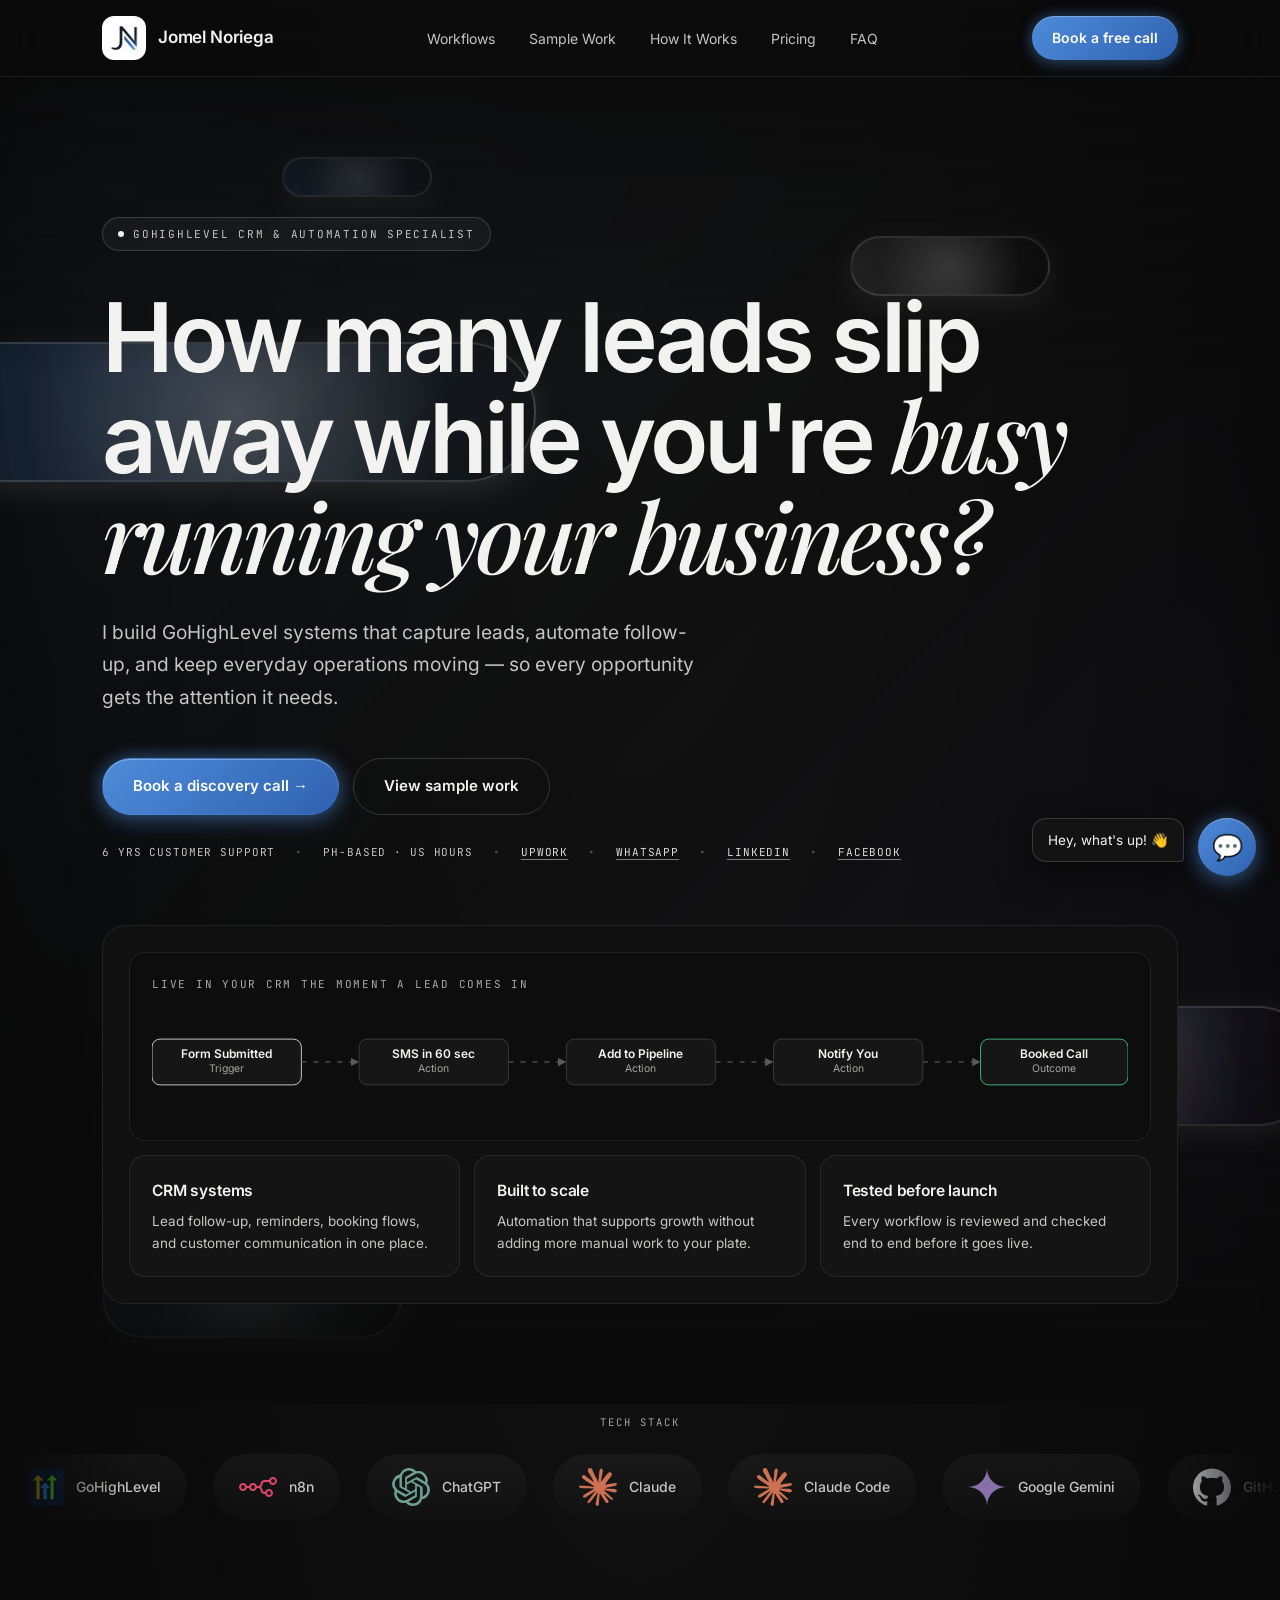
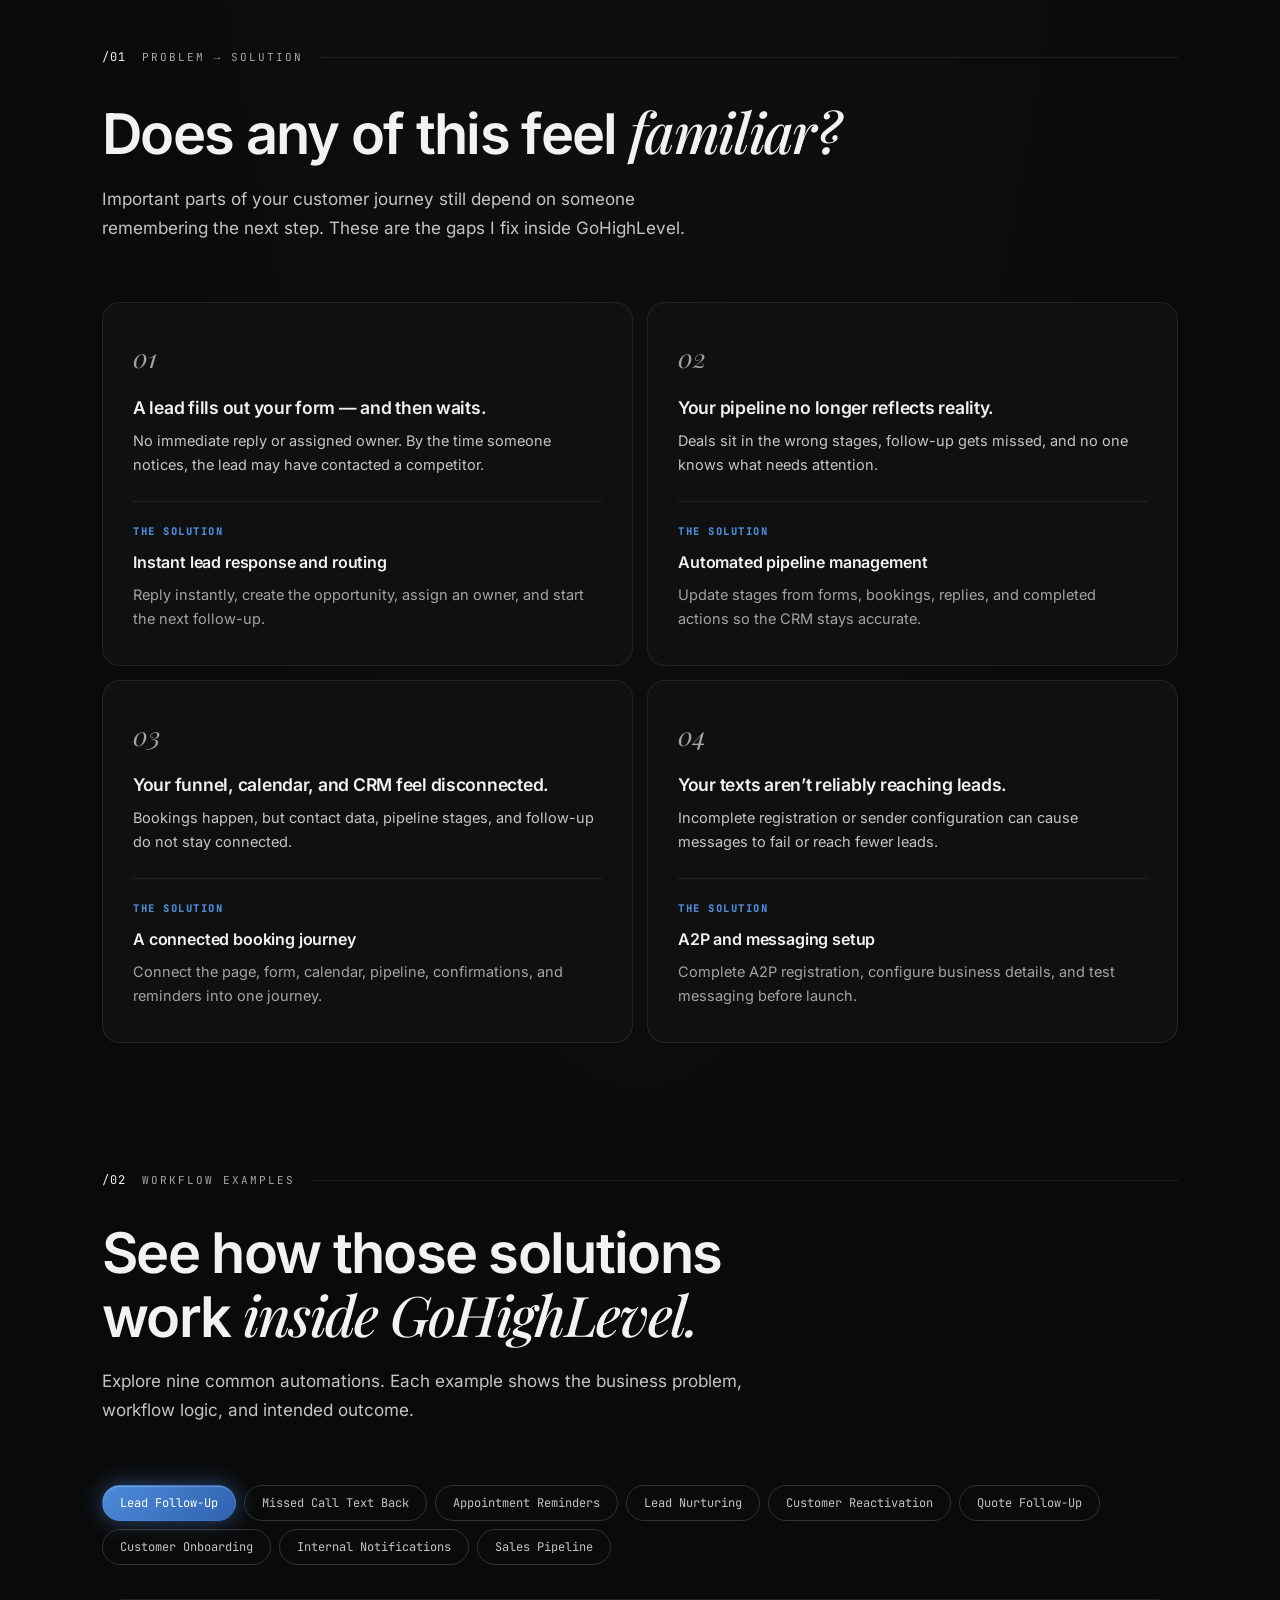
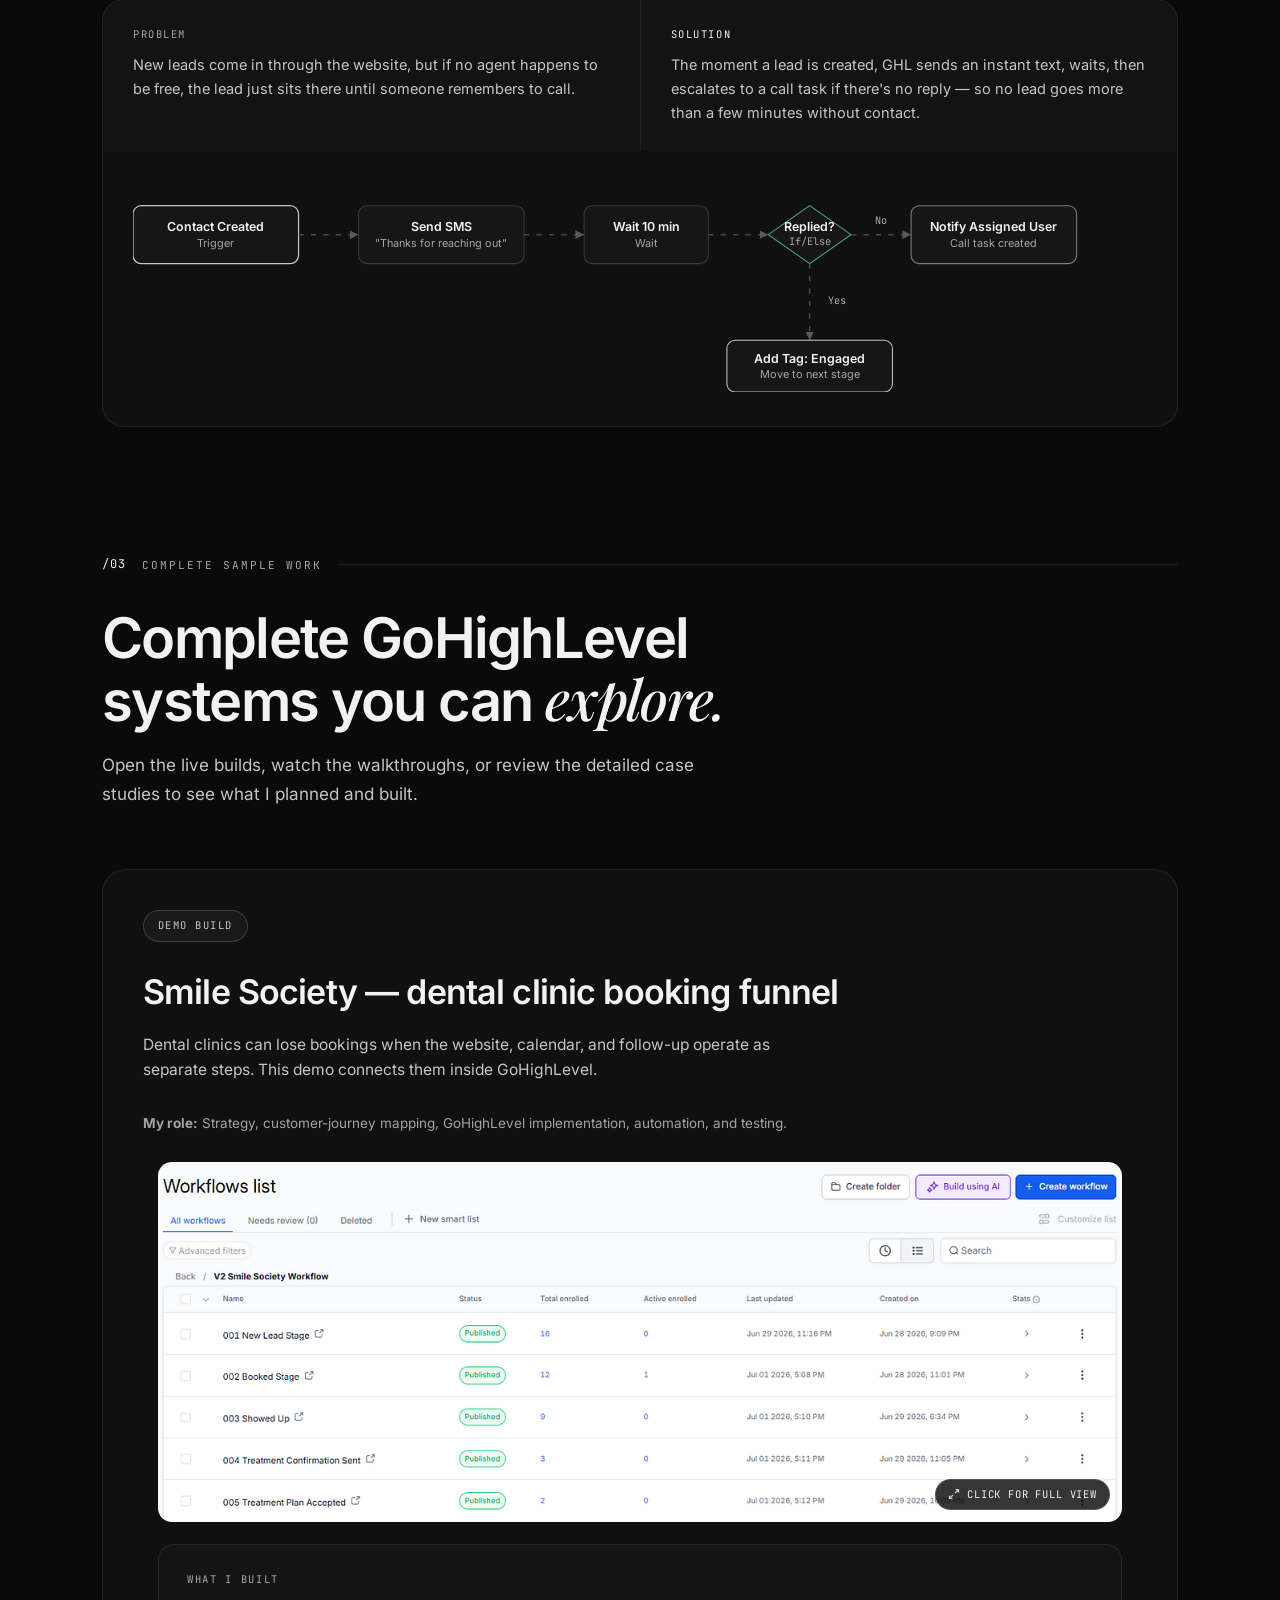
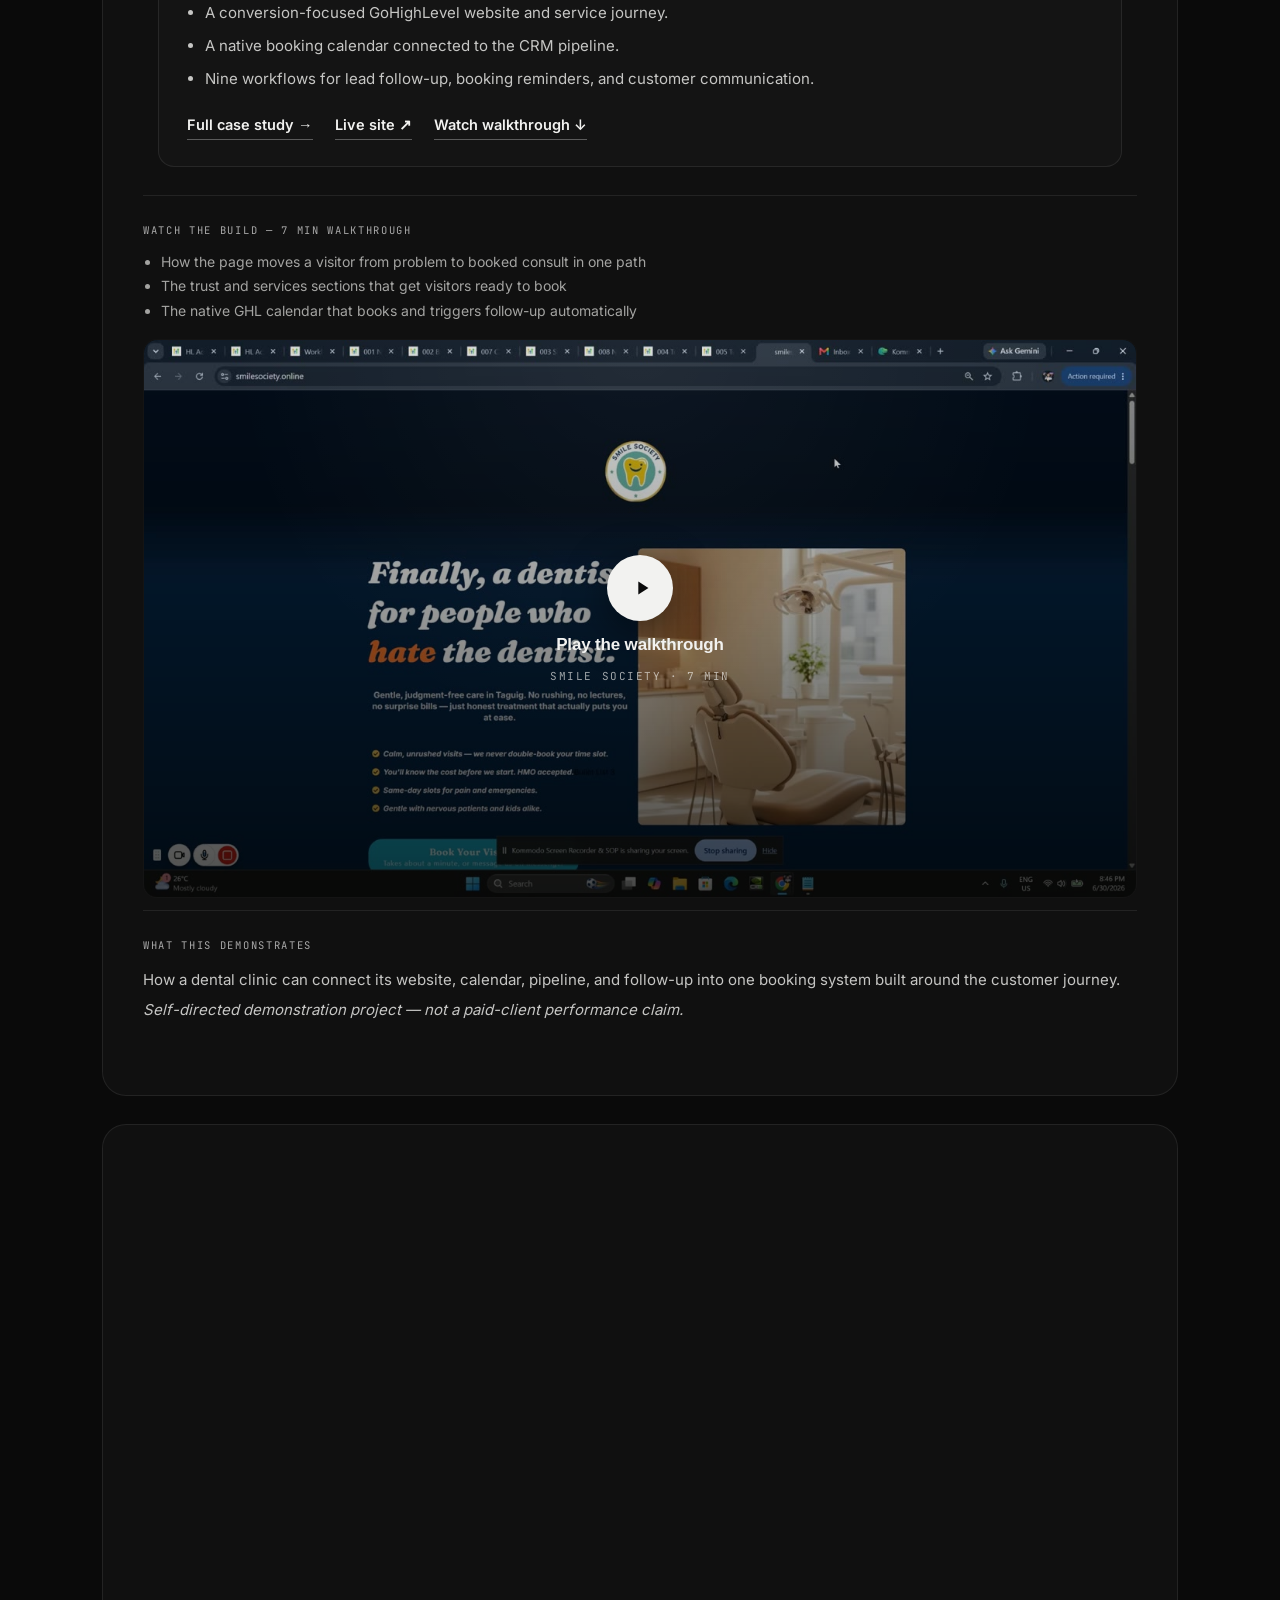
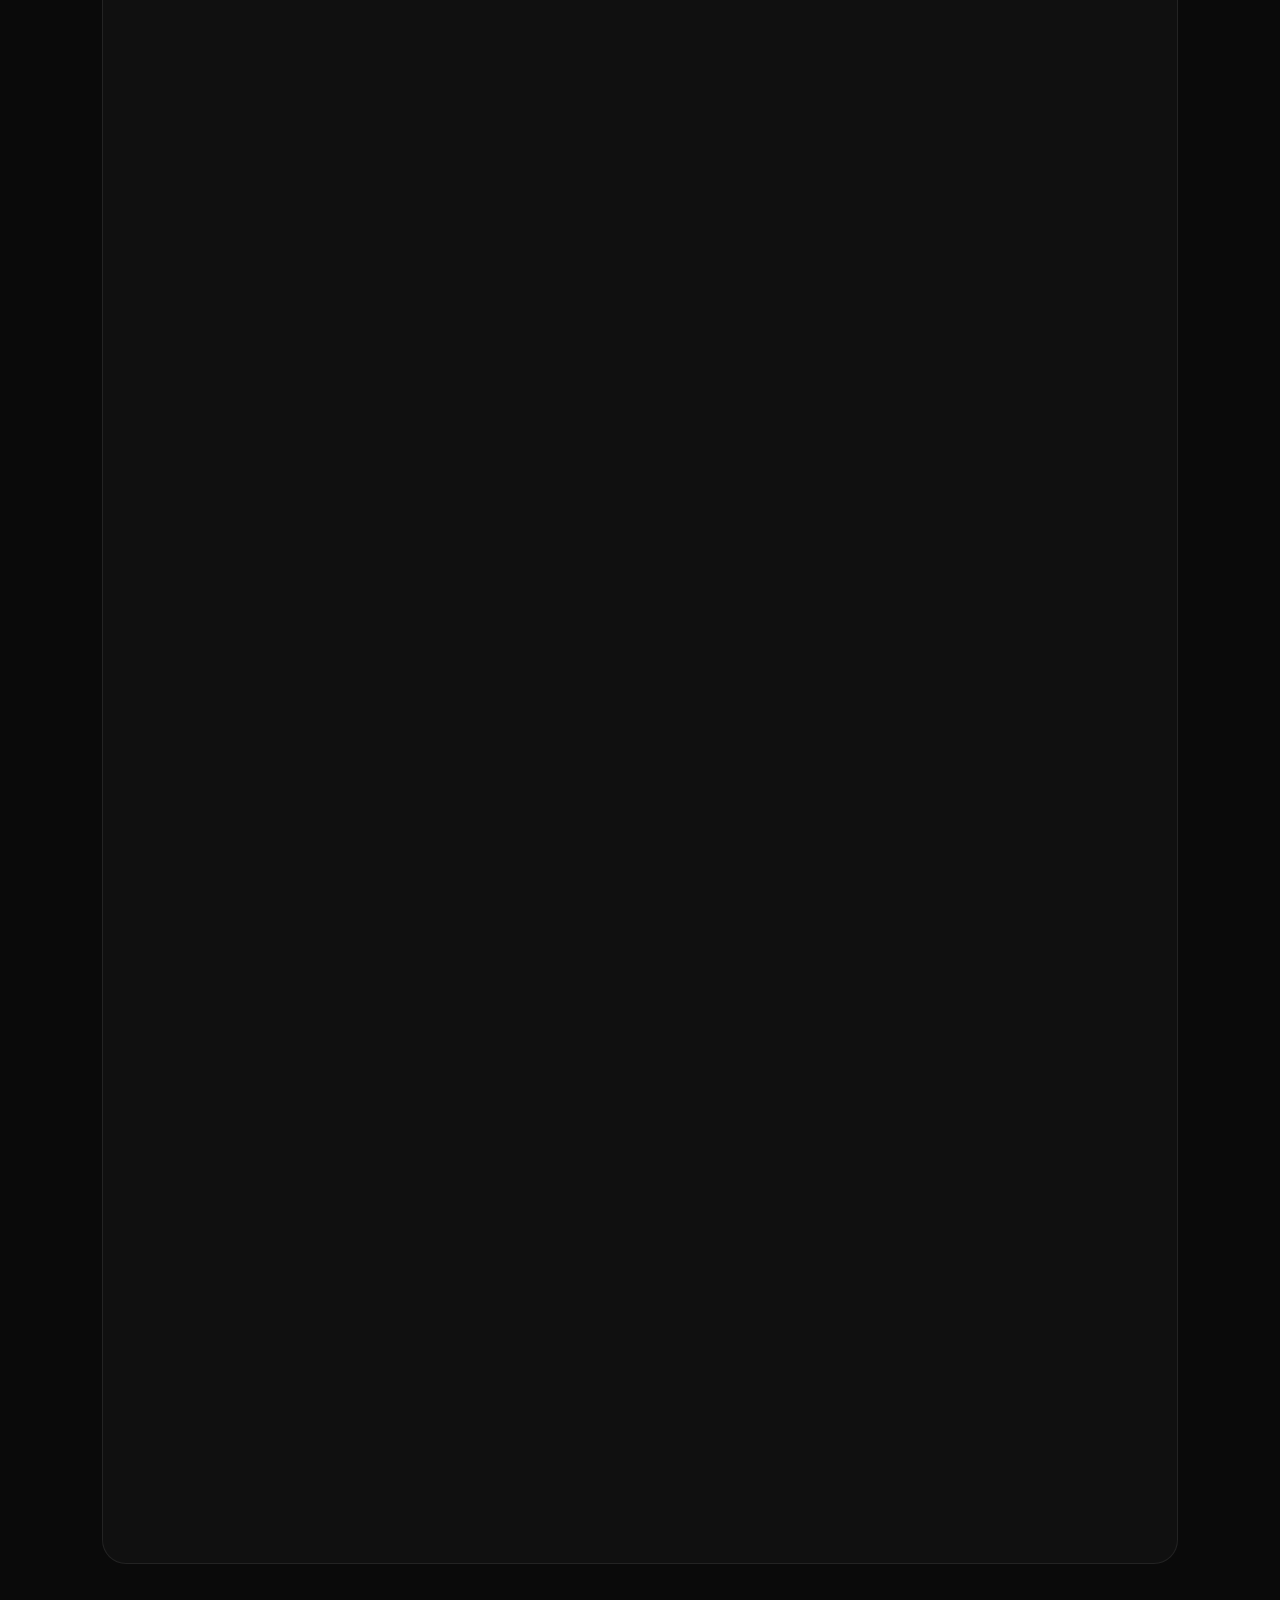
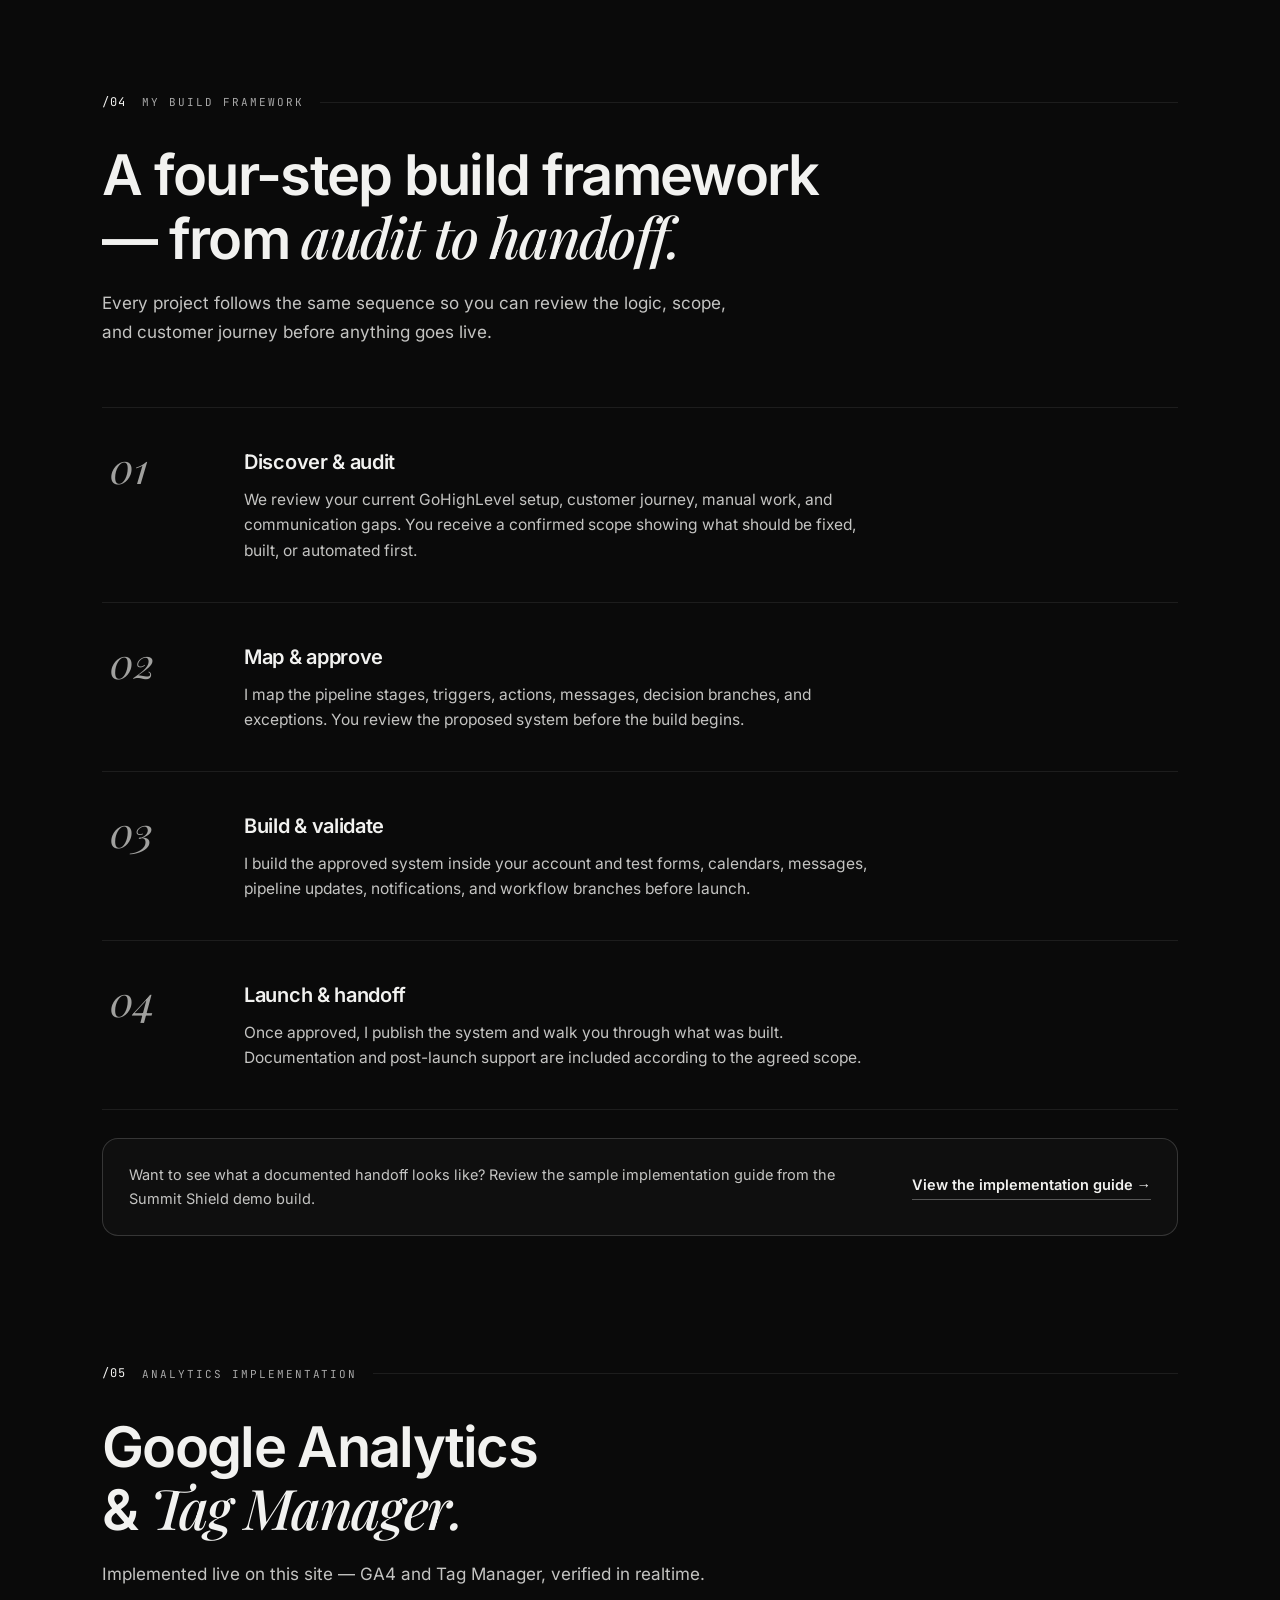
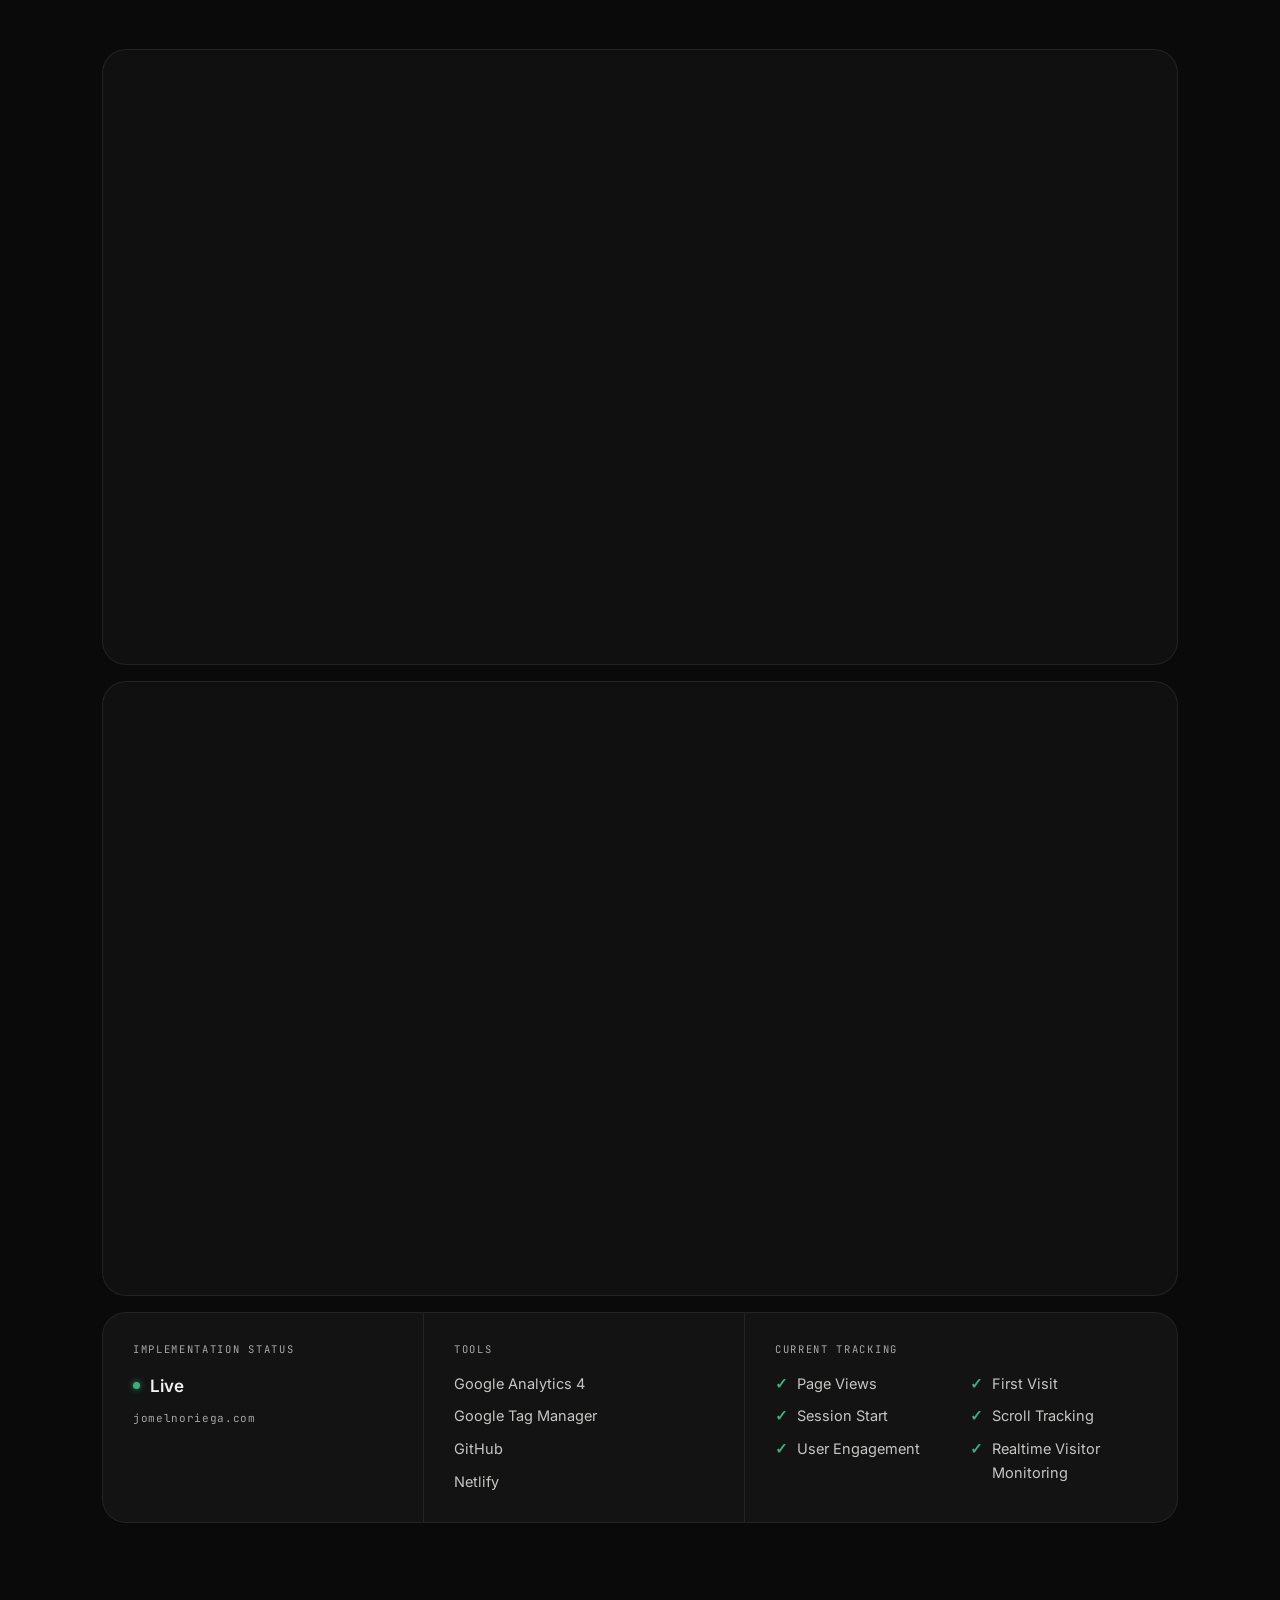
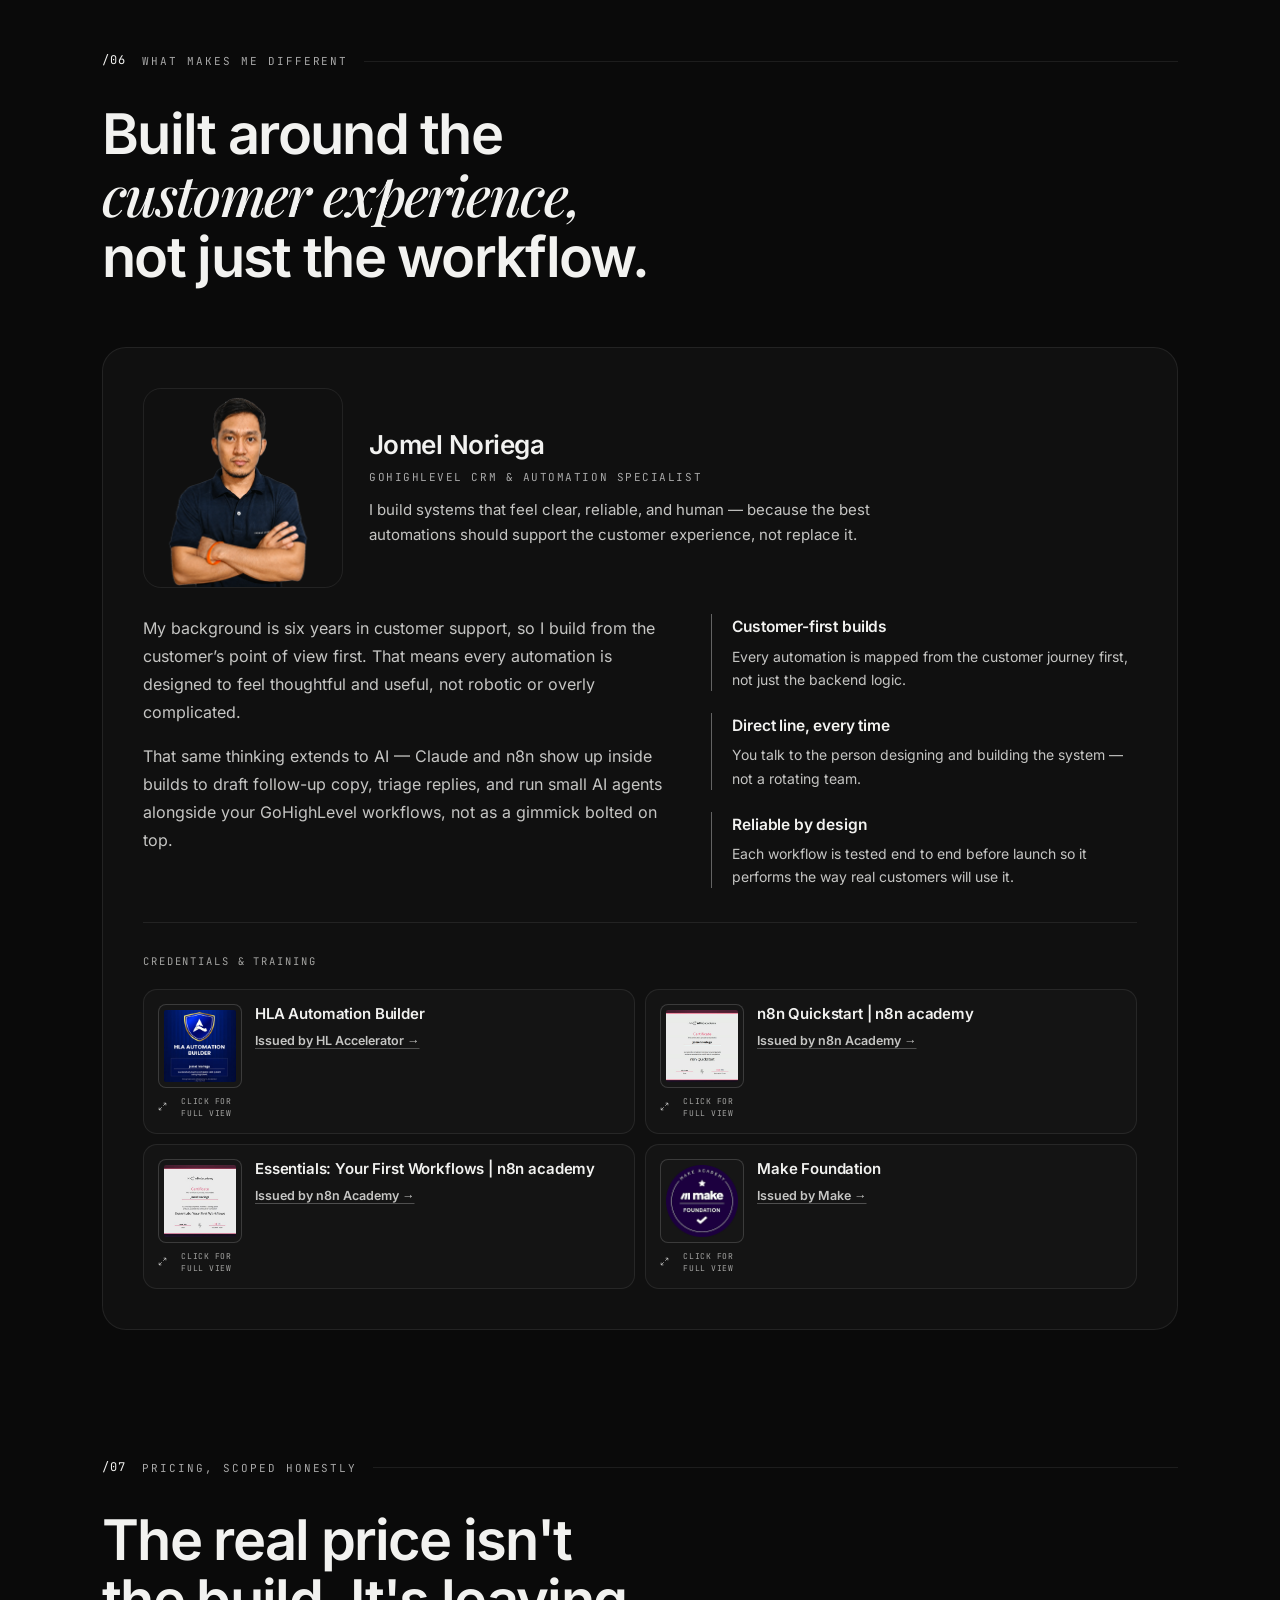
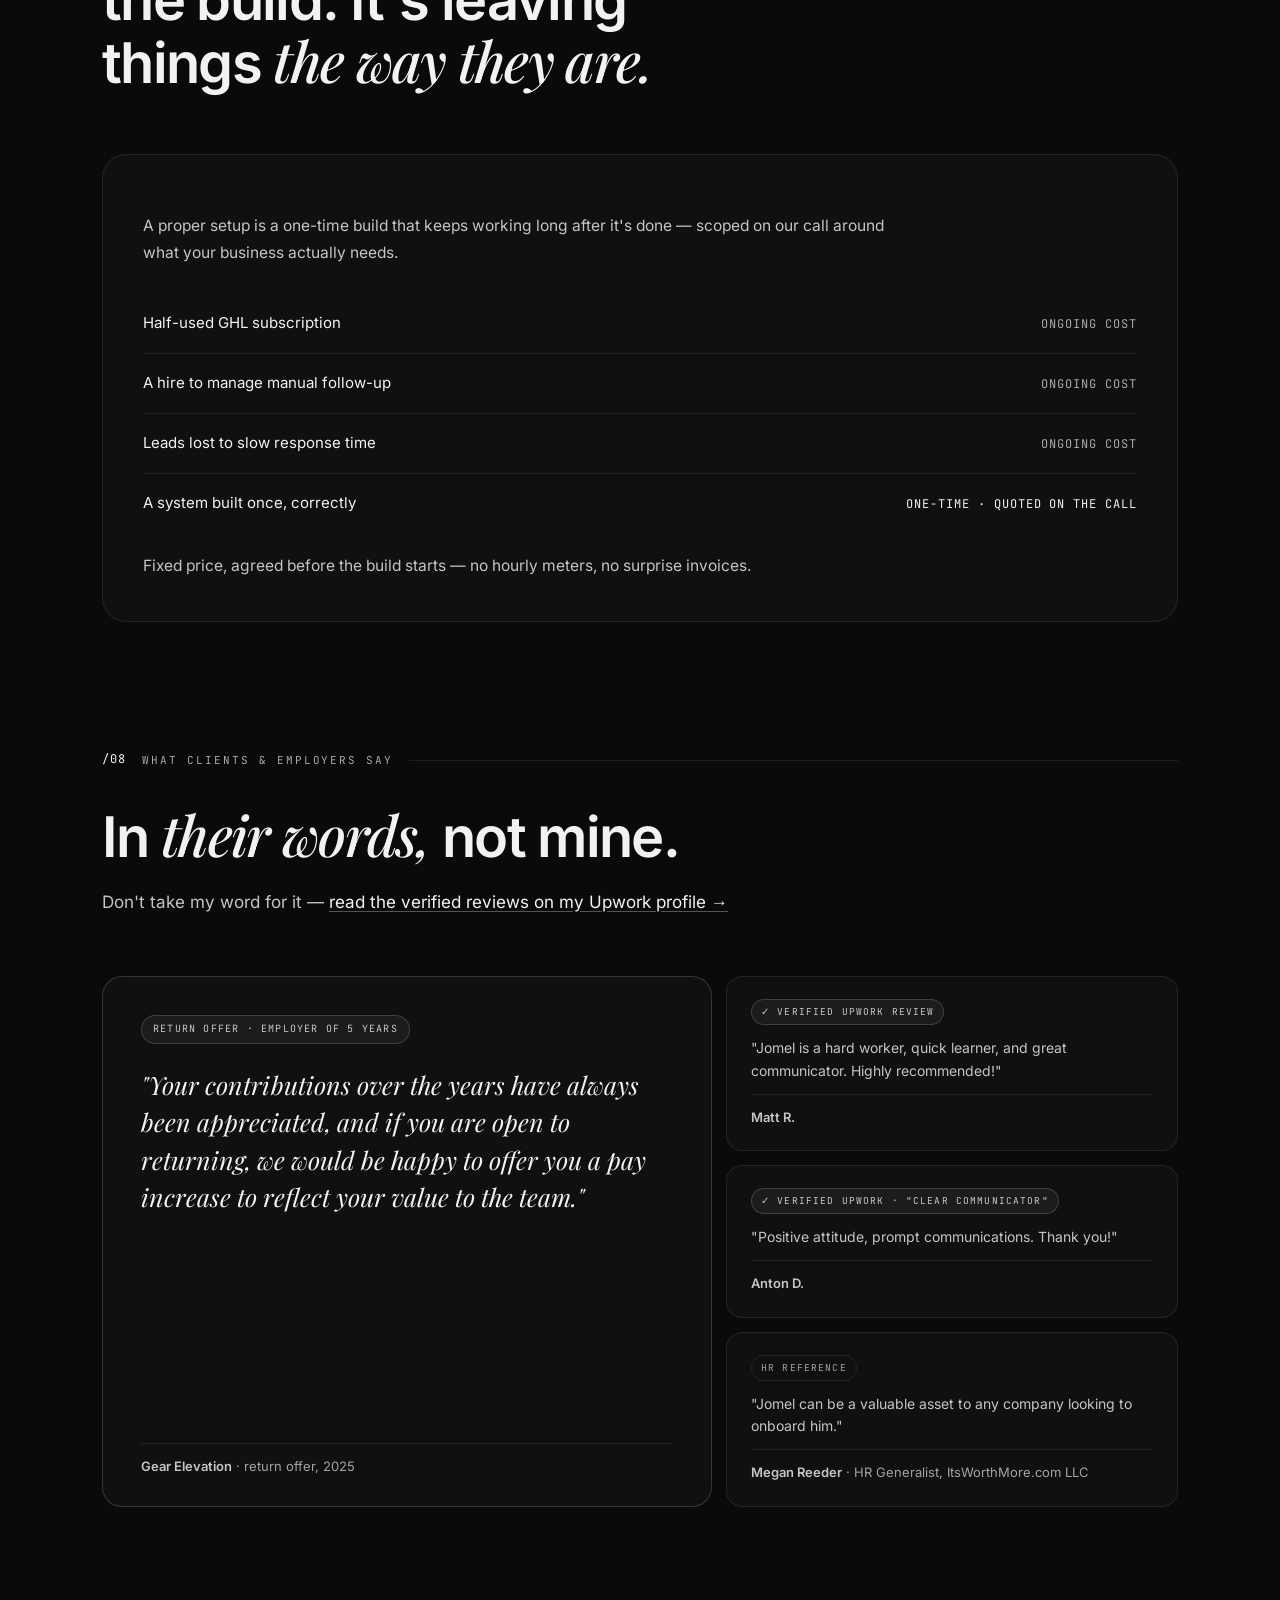
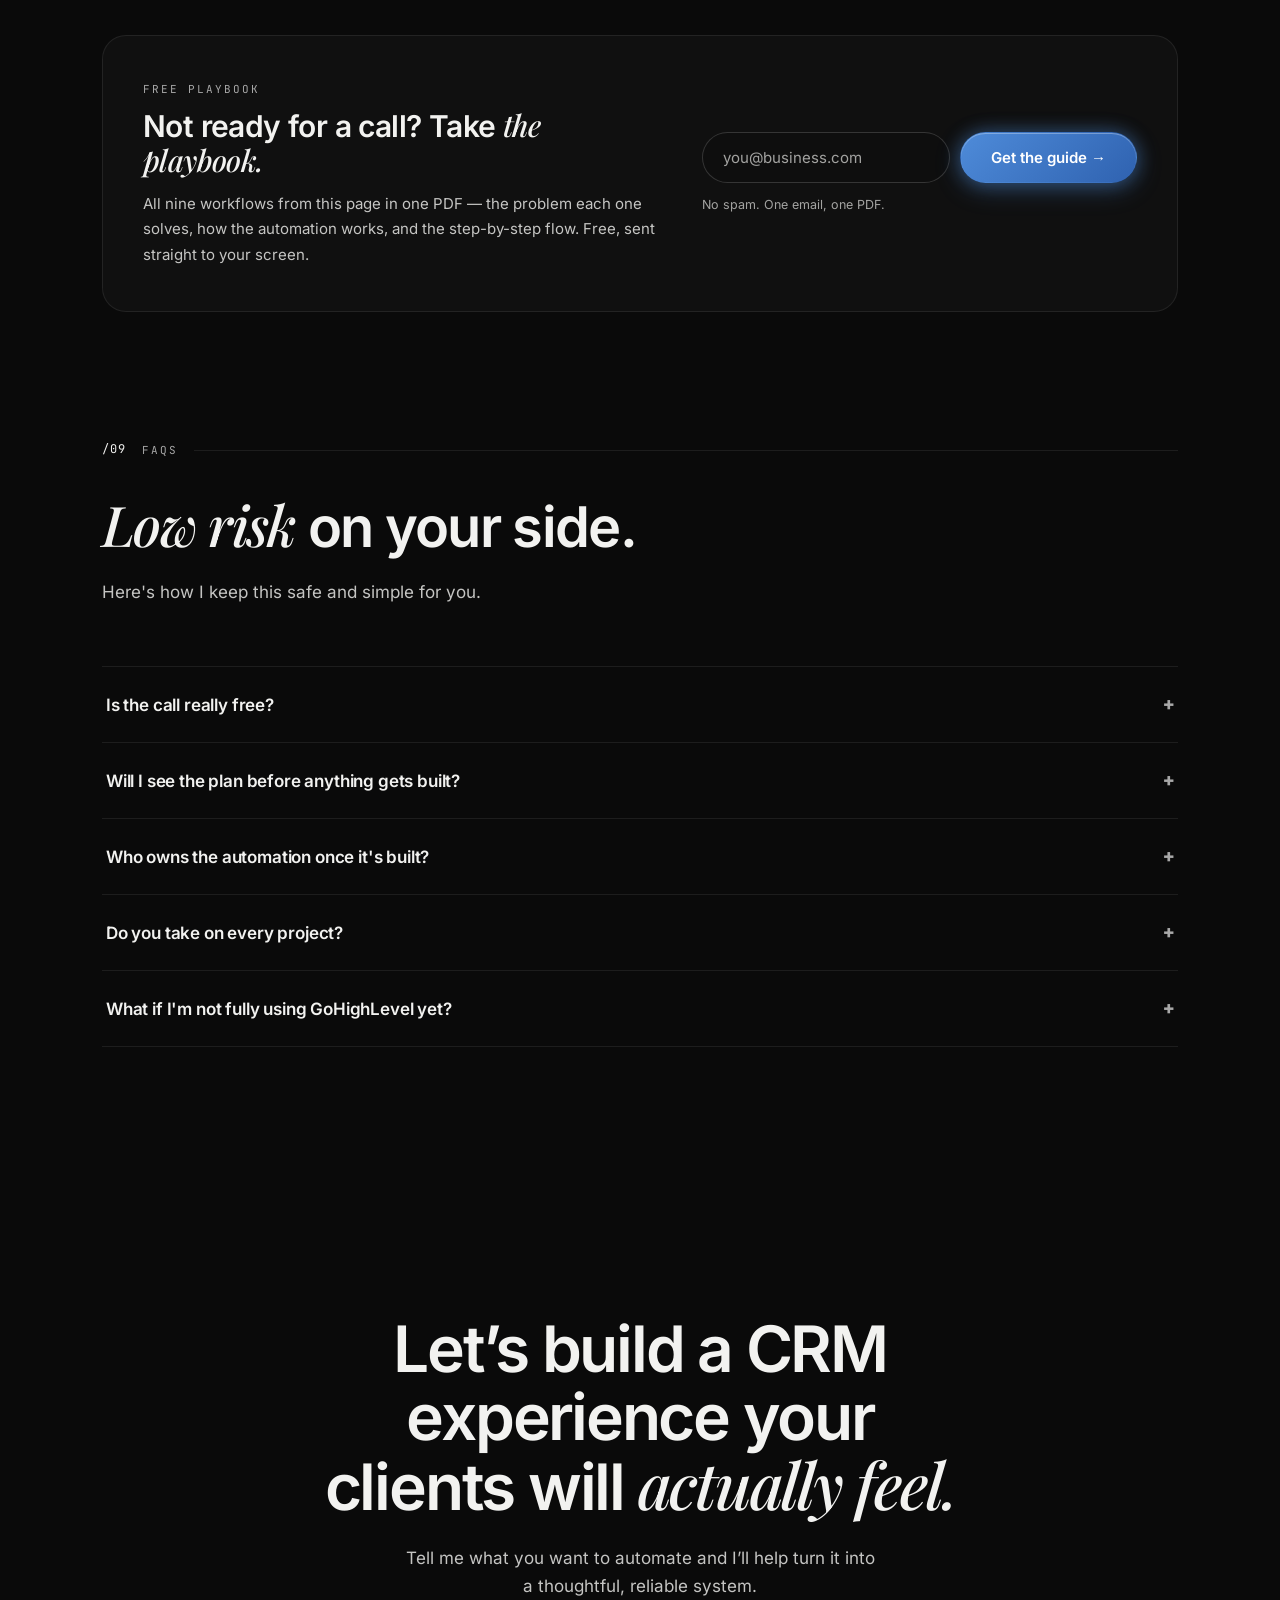
<file: index.html>
<!DOCTYPE html>
<html lang="en">
<head>
<!-- Google Tag Manager -->
<script>(function(w,d,s,l,i){w[l]=w[l]||[];w[l].push({'gtm.start':
new Date().getTime(),event:'gtm.js'});var f=d.getElementsByTagName(s)[0],
j=d.createElement(s),dl=l!='dataLayer'?'&l='+l:'';j.async=true;j.src=
'https://www.googletagmanager.com/gtm.js?id='+i+dl;f.parentNode.insertBefore(j,f);
})(window,document,'script','dataLayer','GTM-WV2FDGP7');</script>
<!-- End Google Tag Manager -->
<meta charset="UTF-8">
<meta name="viewport" content="width=device-width, initial-scale=1.0">
<title>Jomel Noriega | GoHighLevel CRM & Automation Specialist</title>
<meta name="description" content="I help service businesses automate lead follow-up, appointment booking, customer communication, and CRM workflows using GoHighLevel.">
<link rel="icon" type="image/png" href="favicon.png">
<link rel="canonical" href="https://jomelnoriega.com/">
<meta name="theme-color" content="#0a0a0a">
<meta name="color-scheme" content="dark">
<meta property="og:type" content="website">
<meta property="og:url" content="https://jomelnoriega.com/">
<meta property="og:title" content="Jomel Noriega | GoHighLevel CRM &amp; Automation Specialist">
<meta property="og:description" content="I help service businesses automate lead follow-up, appointment booking, customer communication, and CRM workflows using GoHighLevel.">
<meta property="og:image" content="https://jomelnoriega.com/og-image.png">
<meta name="twitter:card" content="summary_large_image">
<meta name="twitter:title" content="Jomel Noriega | GoHighLevel CRM & Automation Specialist">
<meta name="twitter:description" content="I help service businesses automate lead follow-up, appointment booking, customer communication, and CRM workflows using GoHighLevel.">
<meta name="twitter:image" content="https://jomelnoriega.com/og-image.png">
<script>document.documentElement.classList.add('js');</script>
<script type="application/ld+json">
{
  "@context": "https://schema.org",
  "@type": "ProfessionalService",
  "name": "Jomel Noriega — GoHighLevel CRM & Automation Specialist",
  "url": "https://jomelnoriega.com/",
  "image": "https://jomelnoriega.com/og-image.png",
  "email": "hello@jomelnoriega.com",
  "description": "GoHighLevel automations, funnels, pipelines, CRM, and SMS & email follow-up systems for service businesses.",
  "founder": { "@type": "Person", "name": "Jomel Noriega", "jobTitle": "GoHighLevel CRM & Automation Specialist" },
  "hasOfferCatalog": {
    "@type": "OfferCatalog",
    "name": "GoHighLevel automation services",
    "itemListElement": [
      { "@type": "Offer", "itemOffered": { "@type": "Service", "name": "GoHighLevel workflow automation", "description": "Lead follow-up, appointment booking, and customer communication workflows built inside GoHighLevel." } },
      { "@type": "Offer", "itemOffered": { "@type": "Service", "name": "CRM & pipeline setup", "description": "Pipeline structure, funnels, and CRM configuration so reporting matches reality." } },
      { "@type": "Offer", "itemOffered": { "@type": "Service", "name": "A2P registration & SMS compliance", "description": "A2P 10DLC registration and SMS deliverability setup for GoHighLevel accounts." } }
    ]
  }
}
</script>
<script type="application/ld+json">
{
  "@context": "https://schema.org",
  "@type": "FAQPage",
  "mainEntity": [
    { "@type": "Question", "name": "Is the call really free?", "acceptedAnswer": { "@type": "Answer", "text": "Yes. No obligation, no pitch deck. We talk through what's actually breaking and what's worth automating first." } },
    { "@type": "Question", "name": "Will I see the plan before anything gets built?", "acceptedAnswer": { "@type": "Answer", "text": "Always. You'll see the full plan and exact scope before any build starts, so there are no surprises on the invoice or the timeline." } },
    { "@type": "Question", "name": "Who owns the automation once it's built?", "acceptedAnswer": { "@type": "Answer", "text": "You do. Everything is built inside your own GoHighLevel account, and I walk you through it so you're never locked into me just to keep it running." } },
    { "@type": "Question", "name": "Do you take on every project?", "acceptedAnswer": { "@type": "Answer", "text": "No — I keep my client list small on purpose. Every build is hands-on and I work with clients directly, so quality stays high instead of spreading thin." } },
    { "@type": "Question", "name": "What if I'm not fully using GoHighLevel yet?", "acceptedAnswer": { "@type": "Answer", "text": "That's the most common starting point. Most clients are paying for GHL and using a fraction of it — that's exactly what the first call is for." } }
  ]
}
</script>
<link rel="preload" href="fonts/inter-var.woff2" as="font" type="font/woff2" crossorigin>
<link rel="preload" href="fonts/playfair-italic-var.woff2" as="font" type="font/woff2" crossorigin>
<link rel="preload" href="fonts/jetbrains-mono.woff2" as="font" type="font/woff2" crossorigin>
<style>
  @font-face{font-family:'Inter';src:url('fonts/inter-var.woff2') format('woff2');font-weight:400 700;font-style:normal;font-display:swap;}
  @font-face{font-family:'Playfair Display';src:url('fonts/playfair-italic-var.woff2') format('woff2');font-weight:400 600;font-style:italic;font-display:swap;}
  @font-face{font-family:'JetBrains Mono';src:url('fonts/jetbrains-mono.woff2') format('woff2');font-weight:400 500;font-style:normal;font-display:swap;}
  :root{
    color-scheme:dark;
    --bg:#0a0a0a;
    --surface:#101010;
    --surface-2:#161616;
    --panel:#131313;
    --line:rgba(255,255,255,0.08);
    --line-strong:rgba(255,255,255,0.16);
    --text:#f2f2f0;
    --text-dim:rgba(242,242,240,0.8);
    --text-faint:rgba(242,242,240,0.65);
    --muted:#a8a8a8;
    --ok:#3fae7e;
    --brand:#3365B3;      /* logo N diagonal, mid */
    --brand-hi:#4E8BD9;   /* logo N diagonal, bright end */
    --brand-lo:#2F62B0;
    --brand-glow:78,139,217;
  }
  *{box-sizing:border-box;}
  html{scroll-behavior:smooth;}
  body{
    margin:0;
    background:
      radial-gradient(ellipse 90% 45% at 50% -8%, rgba(255,255,255,0.05), transparent 60%),
      var(--bg);
    color:var(--text);
    font-family:'Inter', sans-serif;
    font-size:16px;
    line-height:1.65;
    -webkit-font-smoothing:antialiased;
    overflow-x:hidden;
  }
  h1,h2,h3,h4{margin:0; color:var(--text); font-weight:600;}
  a{color:inherit;}
  .serif{
    font-family:'Playfair Display', Georgia, serif;
    font-style:italic;
    font-weight:500;
  }
  .mono{font-family:'JetBrains Mono', monospace; letter-spacing:.02em;}
  .wrap{max-width:1140px; margin:0 auto; padding:0 32px;}
  section{position:relative;}
  [id]{scroll-margin-top:96px;}

  /* Skip link / focus */
  .skip-link{
    position:absolute; left:16px; top:-52px; z-index:100;
    background:var(--text); color:#0a0a0a;
    font-weight:600; font-size:14px;
    padding:10px 16px; border-radius:0 0 10px 10px;
    text-decoration:none; transition:top .15s ease;
  }
  .skip-link:focus{top:0;}
  a:focus-visible, button:focus-visible{
    outline:2px solid rgba(255,255,255,0.7);
    outline-offset:3px;
    border-radius:4px;
  }

  /* ===== Section header pattern: /01 — label, rule, big title ===== */
  .sec-mark{
    display:flex; align-items:center; gap:16px;
    margin-bottom:34px;
  }
  .sec-mark .num{
    font-family:'JetBrains Mono', monospace;
    font-size:12px;
    color:var(--text);
    letter-spacing:.08em;
  }
  .sec-mark .tag{
    font-family:'JetBrains Mono', monospace;
    font-size:11px;
    color:var(--muted);
    text-transform:uppercase;
    letter-spacing:.18em;
    white-space:nowrap;
  }
  .sec-mark .rule{flex:1; height:1px; background:var(--line);}
  .sec-head{margin-bottom:60px; max-width:780px;}
  .sec-head h2{
    font-size:clamp(32px, 4.8vw, 56px);
    line-height:1.06;
    letter-spacing:-0.03em;
    font-weight:600;
    text-wrap:balance;
  }
  .sec-head p{
    margin:20px 0 0;
    color:var(--text-dim);
    font-size:17px;
    line-height:1.7;
    max-width:640px;
  }
  .section-pad{padding:128px 0;}

  /* ===== Buttons ===== */
  .btn{
    display:inline-flex; align-items:center; gap:8px;
    padding:15px 30px;
    border-radius:999px;
    font-family:'Inter', sans-serif;
    font-size:15px;
    font-weight:600;
    text-decoration:none;
    border:1px solid transparent;
    cursor:pointer;
    transition:transform .25s ease, background .25s ease, border-color .25s ease, color .25s ease, box-shadow .25s ease;
  }
  .btn-primary{
    background:linear-gradient(135deg, var(--brand-hi) 0%, var(--brand-lo) 100%);
    color:#ffffff;
    box-shadow:
      inset 0 1px 0 rgba(255,255,255,0.3),
      0 0 18px rgba(var(--brand-glow),0.4),
      0 6px 26px rgba(var(--brand-glow),0.32);
  }
  .btn-primary:hover{
    transform:translateY(-2px);
    background:linear-gradient(135deg, #5C97E2 0%, var(--brand) 100%);
    box-shadow:
      inset 0 1px 0 rgba(255,255,255,0.35),
      0 0 30px rgba(var(--brand-glow),0.65),
      0 0 80px rgba(var(--brand-glow),0.3),
      0 14px 44px rgba(var(--brand-glow),0.35);
  }
  .btn-ghost{background:transparent; border-color:var(--line-strong); color:var(--text);}
  .btn-ghost:hover{
    border-color:rgba(var(--brand-glow),0.65);
    background:rgba(var(--brand-glow),0.07);
    box-shadow:
      0 0 18px rgba(var(--brand-glow),0.22),
      inset 0 0 14px rgba(var(--brand-glow),0.08);
  }

  /* ===== Nav ===== */
  header{
    position:sticky; top:0; z-index:50;
    background:rgba(10,10,10,0.72);
    backdrop-filter:blur(18px);
    -webkit-backdrop-filter:blur(18px);
    border-bottom:1px solid var(--line);
  }
  .nav{
    display:flex; align-items:center; justify-content:space-between;
    padding:16px 32px;
    max-width:1140px; margin:0 auto;
  }
  .logo{display:flex; align-items:center; gap:12px; text-decoration:none;}
  .logo .mark{
    display:inline-flex; align-items:center; justify-content:center;
    width:44px; height:44px; background:#ffffff; border-radius:12px; flex-shrink:0;
  }
  .logo .mark img{width:30px; height:30px; object-fit:contain;}
  .logo .name{
    font-weight:600; font-size:17px; color:var(--text);
    letter-spacing:-0.01em; white-space:nowrap;
    line-height:1; margin-top:-2px;
  }
  .navlinks{
    display:flex; gap:34px; align-items:center;
    list-style:none; margin:0; padding:0;
  }
  .navlinks a{
    text-decoration:none; font-size:14px;
    color:var(--text-dim); transition:color .15s ease;
  }
  .navlinks a:hover{color:var(--text);}
  .nav-cta{
    background:linear-gradient(135deg, var(--brand-hi) 0%, var(--brand-lo) 100%);
    color:#ffffff !important;
    padding:10px 20px; border-radius:999px;
    font-size:14px; font-weight:600;
    text-decoration:none; white-space:nowrap;
    box-shadow:
      inset 0 1px 0 rgba(255,255,255,0.28),
      0 0 14px rgba(var(--brand-glow),0.35),
      0 4px 18px rgba(var(--brand-glow),0.25);
    transition:transform .25s ease, background .25s ease, box-shadow .25s ease;
  }
  .nav-cta:hover{
    transform:translateY(-1px);
    background:linear-gradient(135deg, #5C97E2 0%, var(--brand) 100%);
    box-shadow:
      inset 0 1px 0 rgba(255,255,255,0.32),
      0 0 24px rgba(var(--brand-glow),0.6),
      0 0 56px rgba(var(--brand-glow),0.25),
      0 10px 32px rgba(var(--brand-glow),0.28);
  }
  .menu-toggle{
    display:none;
    flex-direction:column; justify-content:center; align-items:center; gap:5px;
    width:42px; height:42px;
    background:none; border:1px solid var(--line-strong); border-radius:999px;
    cursor:pointer; padding:0; flex-shrink:0;
  }
  .menu-toggle .bar{
    display:block; width:18px; height:2px;
    background:var(--text); border-radius:2px;
    transition:transform .2s ease, opacity .2s ease;
  }
  .menu-toggle[aria-expanded="true"] .bar:nth-child(1){transform:translateY(7px) rotate(45deg);}
  .menu-toggle[aria-expanded="true"] .bar:nth-child(2){opacity:0;}
  .menu-toggle[aria-expanded="true"] .bar:nth-child(3){transform:translateY(-7px) rotate(-45deg);}
  .nav-right{display:flex; align-items:center; gap:12px;}
  .mobile-menu{
    display:none;
    border-top:1px solid var(--line);
    background:rgba(12,12,12,0.98);
    padding:10px 32px 22px;
  }
  .mobile-menu a{
    display:block; padding:13px 2px;
    text-decoration:none; font-size:16px;
    color:var(--text-dim);
    border-bottom:1px solid var(--line);
  }
  .mobile-menu a.mobile-menu-cta{
    margin-top:14px; text-align:center;
    background:linear-gradient(135deg, var(--brand-hi) 0%, var(--brand-lo) 100%);
    color:#ffffff; font-weight:600;
    border-radius:999px; padding:12px 18px; border-bottom:none;
    box-shadow:
      inset 0 1px 0 rgba(255,255,255,0.28),
      0 0 16px rgba(var(--brand-glow),0.4),
      0 4px 18px rgba(var(--brand-glow),0.28);
  }
  @media (max-width: 760px){
    .navlinks-list{display:none;}
    .menu-toggle{display:flex;}
    .mobile-menu.open{display:block;}
    .nav{padding:14px 20px;}
    .nav-cta{padding:8px 14px; font-size:13px;}
  }

  /* ===== Hero ===== */
  .hero{padding:140px 0 100px; overflow:hidden; position:relative;}
  .hero > .wrap{position:relative; z-index:1;}

  /* geometric floating shapes (vanilla-CSS port of the HeroGeometric background) */
  .hero-bg{
    position:absolute; inset:0;
    pointer-events:none; overflow:hidden;
    animation:hbg-in 1.6s ease both;
  }
  @keyframes hbg-in{from{opacity:0;} to{opacity:1;}}
  .hg-tint{
    position:absolute; inset:0;
    background:linear-gradient(135deg, rgba(var(--brand-glow),0.07), transparent 45%, rgba(139,122,216,0.05));
    filter:blur(60px);
  }
  .eshape{
    position:absolute;
    border-radius:999px;
    border:2px solid rgba(255,255,255,0.15);
    background:linear-gradient(90deg, var(--tint), transparent);
    box-shadow:0 8px 32px 0 rgba(255,255,255,0.1);
    backdrop-filter:blur(2px);
    animation:efloat 12s ease-in-out infinite;
  }
  .eshape::after{
    content:"";
    position:absolute; inset:0;
    border-radius:inherit;
    background:radial-gradient(circle at 50% 50%, rgba(255,255,255,0.2), transparent 70%);
  }
  @keyframes efloat{
    0%,100%{transform:rotate(var(--r)) translateY(0);}
    50%{transform:rotate(var(--r)) translateY(15px);}
  }
  .es1{--tint:rgba(var(--brand-glow),0.15); --r:12deg;  width:600px; height:140px; left:-5%;  top:20%;    animation-delay:-2s;}
  .es2{--tint:rgba(139,122,216,0.13);      --r:-15deg; width:500px; height:120px; right:-3%; top:70%;    animation-delay:-6s;}
  .es3{--tint:rgba(94,180,214,0.13);       --r:-8deg;  width:300px; height:80px;  left:8%;   bottom:5%;  animation-delay:-4s;}
  .es4{--tint:rgba(255,255,255,0.10);      --r:20deg;  width:200px; height:60px;  right:18%; top:12%;    animation-delay:-9s;}
  .es5{--tint:rgba(var(--brand-glow),0.12);--r:-25deg; width:150px; height:40px;  left:22%;  top:6%;     animation-delay:-7s;}
  .hg-fade{
    position:absolute; inset:0;
    background:linear-gradient(to top, var(--bg) 0%, transparent 28%, transparent 78%, rgba(10,10,10,0.75) 100%);
  }
  @media (max-width:760px){
    .es1{width:380px; height:95px;}
    .es2{width:320px; height:80px;}
  }
  .eyebrow{
    display:inline-flex; align-items:center; gap:9px;
    font-family:'JetBrains Mono', monospace;
    font-size:11px; letter-spacing:.16em;
    color:var(--text-dim);
    background:rgba(255,255,255,0.04);
    border:1px solid var(--line-strong);
    padding:7px 15px; border-radius:999px;
    margin-bottom:38px; text-transform:uppercase;
  }
  .eyebrow .dot{
    width:6px; height:6px; border-radius:50%;
    background:var(--text);
    animation:pulse 2.2s infinite;
  }
  @keyframes pulse{
    0%{box-shadow:0 0 0 0 rgba(255,255,255,0.45);}
    70%{box-shadow:0 0 0 7px rgba(255,255,255,0);}
    100%{box-shadow:0 0 0 0 rgba(255,255,255,0);}
  }
  .hero h1{
    font-size:clamp(38px, 8vw, 96px);
    line-height:1.0;
    letter-spacing:-0.04em;
    font-weight:600;
    max-width:1000px;
    text-wrap:balance;
  }
  .hero .sub{
    margin:30px 0 0;
    font-size:19px;
    line-height:1.7;
    color:var(--text-dim);
    max-width:600px;
  }
  .hero-ctas{display:flex; gap:14px; margin-top:44px; flex-wrap:wrap;}
  .trust-row{display:flex; flex-wrap:wrap; gap:10px; margin-top:30px;}
  .trust-pill{
    display:inline-flex; align-items:center; gap:8px;
    padding:8px 15px; border-radius:999px;
    border:1px solid var(--line);
    color:var(--text-faint);
    font-size:11px;
    font-family:'JetBrains Mono', monospace;
    text-transform:uppercase; letter-spacing:.08em;
  }
  .hero-cred{
    display:flex; flex-wrap:wrap; gap:10px 20px; align-items:center;
    margin:28px 0 4px;
    font-family:'JetBrains Mono', monospace;
    font-size:11px; letter-spacing:.08em;
    color:rgba(242,242,240,0.8);
    text-transform:uppercase;
  }
  .hero-cred .sep{opacity:.35;}
  .hero-cred a{
    color:rgba(242,242,240,0.9);
    text-decoration:underline;
    text-decoration-color:rgba(255,255,255,0.45);
    text-underline-offset:3px;
    transition:color .15s ease;
  }
  .hero-cred a:hover{color:var(--text);}

  .hero-panel{
    margin-top:64px;
    border:1px solid var(--line);
    border-radius:24px;
    padding:26px;
    background:var(--surface);
  }
  .hero-strip{
    border:1px solid var(--line);
    border-radius:16px;
    background:#0d0d0d;
    padding:22px 22px 16px;
    overflow-x:auto;
    -webkit-overflow-scrolling:touch;
  }
  .hero-strip svg{min-width:880px;}
  .hero-strip-label{
    font-family:'JetBrains Mono', monospace;
    font-size:11px; color:var(--muted);
    text-transform:uppercase; letter-spacing:.16em;
    margin-bottom:14px;
  }
  .hero-stats{
    display:grid;
    grid-template-columns:repeat(3, minmax(0,1fr));
    gap:14px; margin-top:14px;
  }
  .hero-stat{
    border:1px solid var(--line);
    border-radius:16px;
    background:rgba(255,255,255,0.02);
    padding:22px;
    transition:border-color .25s ease;
  }
  .hero-stat:hover{border-color:var(--line-strong);}
  .hero-stat strong{
    display:block; font-size:15.5px;
    color:var(--text); margin-bottom:7px;
    letter-spacing:-0.01em; font-weight:600;
  }
  .hero-stat span{display:block; font-size:13.5px; color:var(--text-dim); line-height:1.6;}
  @media (max-width:760px){
    .hero{padding:96px 0 72px;}
    .hero-stats{grid-template-columns:1fr;}
  }

  /* ===== SVG diagram recolor (nodes drawn by workflows.js + hero strip) ===== */
  .nlabel{font-family:'Inter', sans-serif; font-size:12px; font-weight:600; fill:var(--text);}
  .nsub{font-family:'Inter', sans-serif; font-size:10.5px; fill:var(--text-faint);}
  .nflow{stroke:#4a4a4a; stroke-width:1.4; fill:none;}
  .ncond{font-family:'JetBrains Mono', monospace; font-size:10px; fill:var(--muted);}
  .hero-strip svg rect, .wf-diagram svg rect, .wf-diagram svg polygon{fill:#161616;}
  svg rect[stroke="#E8702A"]{stroke:rgba(255,255,255,0.75);}
  svg rect[stroke="#3a4248"]{stroke:rgba(255,255,255,0.16);}
  svg rect[stroke="#2A9D8F"], svg polygon[stroke="#2A9D8F"]{stroke:var(--ok);}
  svg rect[stroke="#E07856"]{stroke:rgba(255,255,255,0.45);}
  svg marker path[fill="#7C8893"], svg marker path[fill="#8E99A4"]{fill:#5a5a5a;}

  /* ===== Problem grid ===== */
  .problem-grid{display:grid; grid-template-columns:repeat(2,1fr); gap:14px;}
  .problem-item{
    background:var(--surface);
    border:1px solid var(--line);
    border-radius:18px;
    padding:34px 30px;
    transition:transform .25s ease, border-color .25s ease, background .25s ease;
  }
  .problem-item:hover{
    transform:translateY(-2px);
    border-color:rgba(255,255,255,0.24);
    background:var(--surface-2);
  }
  .problem-item .num{
    font-family:'Playfair Display', Georgia, serif;
    font-style:italic;
    font-size:26px;
    color:var(--text-faint);
    display:block;
    margin-bottom:16px;
  }
  .problem-item h3{font-size:17.5px; letter-spacing:-0.015em; line-height:1.35; margin-bottom:9px;}
  .problem-item p{color:var(--text-dim); font-size:14.5px; margin:0;}
  .problem-fix{
    margin-top:24px;
    padding-top:22px;
    border-top:1px solid var(--line);
  }
  .problem-fix .lbl{
    display:block;
    margin-bottom:9px;
    color:var(--brand-hi);
    font-family:'JetBrains Mono', monospace;
    font-size:10px;
    font-weight:600;
    letter-spacing:.15em;
    text-transform:uppercase;
  }
  .problem-fix h4{
    margin-bottom:7px;
    font-size:16px;
    letter-spacing:-.01em;
  }
  .problem-fix p{color:var(--text-faint);}
  @media (max-width:700px){.problem-grid{grid-template-columns:1fr;}}

  /* ===== Workflow tabs + cards (markup generated by workflows.js) ===== */
  .workflow-tabs{display:flex; flex-wrap:wrap; gap:8px; margin-bottom:34px;}
  .wf-tab{
    font-family:'JetBrains Mono', monospace;
    font-size:12px;
    padding:9px 17px;
    border-radius:999px;
    border:1px solid var(--line-strong);
    background:transparent;
    color:var(--text-dim);
    cursor:pointer;
    transition:all .15s ease;
  }
  .wf-tab:hover{border-color:rgba(var(--brand-glow),0.55); color:var(--text); box-shadow:0 0 14px rgba(var(--brand-glow),0.18);}
  .wf-tab.active{background:linear-gradient(135deg, var(--brand-hi) 0%, var(--brand-lo) 100%); border-color:transparent; color:#ffffff; box-shadow:inset 0 1px 0 rgba(255,255,255,0.25), 0 0 22px rgba(var(--brand-glow),0.5);}
  .wf-panel{display:none;}
  .wf-panel.active{display:block;}
  .wf-card{
    border:1px solid var(--line);
    border-radius:22px;
    background:var(--surface);
    overflow:hidden;
  }
  .wf-meta{display:grid; grid-template-columns:1fr 1fr; gap:1px; background:var(--line);}
  .wf-meta-item{background:var(--panel); padding:26px 30px;}
  .wf-meta-item .lbl{
    font-family:'JetBrains Mono', monospace;
    font-size:10.5px;
    text-transform:uppercase;
    letter-spacing:.15em;
    margin-bottom:10px;
    display:block;
  }
  .wf-meta-item.problem .lbl{color:var(--text-faint);}
  .wf-meta-item.solution .lbl{color:var(--text);}
  .wf-meta-item p{margin:0; font-size:14.5px; color:var(--text-dim);}
  .wf-diagram{padding:34px 30px; overflow-x:auto;}
  .wf-diagram svg{display:block; min-width:860px;}
  @media (max-width:700px){.wf-meta{grid-template-columns:1fr;}}

  /* ===== Case study ===== */
  .case-card{
    border:1px solid var(--line);
    border-radius:24px;
    background:var(--surface);
    overflow:hidden;
  }
  .case-card + .case-card{margin-top:28px;}
  .case-card[data-case="summit-shield"]{
    content-visibility:auto;
    contain-intrinsic-size:auto 1500px;
  }
  .case-top{padding:40px 40px 0;}
  .case-badge{
    display:inline-block;
    font-family:'JetBrains Mono', monospace;
    font-size:10.5px;
    text-transform:uppercase; letter-spacing:.14em;
    color:var(--text-dim);
    border:1px solid var(--line-strong);
    background:rgba(255,255,255,0.04);
    padding:6px 14px; border-radius:999px;
    margin-bottom:22px;
  }
  .case-top h3{font-size:clamp(24px, 3vw, 34px); letter-spacing:-0.025em; margin-bottom:12px;}
  .case-top .tagline{color:var(--text-dim); font-size:15.5px; margin:0 0 30px; max-width:640px;}
  .case-preview{
    margin:28px auto 0;
    padding:0 40px;
    max-width:1044px;
    display:grid;
    grid-template-columns:1fr;
    gap:22px;
  }
  .case-preview img{
    width:100%; height:auto; display:block;
    border-radius:14px;
    border:1px solid var(--line);
    background:#fff;
    cursor:zoom-in;
  }
  .case-preview img.preview-standard{
    aspect-ratio:1240 / 461;
    object-fit:contain;
  }
  .case-shot{position:relative;}
  .zoom-hint{
    position:absolute; right:12px; bottom:12px;
    display:inline-flex; align-items:center; gap:7px;
    font-family:'JetBrains Mono', monospace;
    font-size:10.5px; letter-spacing:.08em; text-transform:uppercase;
    color:var(--text);
    background:rgba(10,10,10,0.82);
    border:1px solid var(--line-strong);
    border-radius:999px;
    padding:6px 12px;
    pointer-events:none;
  }
  .zoom-hint svg{width:12px; height:12px; stroke:var(--text-dim);}
  .case-preview-copy{
    border:1px solid var(--line);
    border-radius:16px;
    padding:26px 28px;
    background:rgba(255,255,255,0.02);
  }
  .case-preview-copy .lbl{
    font-family:'JetBrains Mono', monospace;
    font-size:10.5px; color:var(--muted);
    text-transform:uppercase; letter-spacing:.16em;
    display:block; margin-bottom:13px;
  }
  .case-preview-copy ul{margin:0; padding-left:18px;}
  .case-preview-copy li{color:var(--text-dim); font-size:15px; margin-bottom:8px;}
  .case-role{
    margin:14px 0 0;
    color:var(--text-faint);
    font-size:13.5px;
    line-height:1.6;
  }
  .case-video{margin:28px 40px 8px; padding:26px 0 4px; border-top:1px solid var(--line);}
  .case-video .lbl{
    font-family:'JetBrains Mono', monospace;
    font-size:10.5px; color:var(--muted);
    text-transform:uppercase; letter-spacing:.16em;
    display:block; margin-bottom:10px;
  }
  .case-video .video-points{
    margin:10px 0 16px; padding-left:18px;
    color:var(--text-faint); font-size:14px; line-height:1.75;
  }
  .case-video .video-frame{
    position:relative; width:100%;
    aspect-ratio:16/9;
    border-radius:14px; overflow:hidden;
    background:#000;
    border:1px solid var(--line);
  }
  .case-video .video-frame iframe,
  .case-video .video-frame video{
    position:absolute; inset:0; width:100%; height:100%;
    border:0; background:#000;
  }
  .case-video .video-facade{
    position:absolute; inset:0; width:100%; height:100%;
    display:flex; flex-direction:column; align-items:center; justify-content:center; gap:14px;
    background:
      linear-gradient(180deg,rgba(0,0,0,.12),rgba(0,0,0,.7)),
      radial-gradient(circle at 50% 0%, rgba(255,255,255,0.06), transparent 55%),
      var(--video-poster) center/cover no-repeat,
      #0d0d0d;
    border:0; cursor:pointer; overflow:hidden;
    color:var(--text); padding:0;
  }
  .case-video .video-facade > *{position:relative; z-index:1;}
  .case-video .video-facade .play-circle{
    width:66px; height:66px; border-radius:50%;
    background:var(--text);
    display:flex; align-items:center; justify-content:center;
    box-shadow:0 12px 40px rgba(0,0,0,0.5);
    transition:transform .2s ease;
  }
  .case-video .video-facade:hover .play-circle,
  .case-video .video-facade:focus-visible .play-circle{transform:scale(1.08);}
  .case-video .video-facade:focus-visible{outline:2px solid rgba(255,255,255,0.7); outline-offset:-2px;}
  .case-video .video-facade svg{width:22px; height:22px; fill:#0a0a0a; margin-left:3px;}
  .case-video .video-facade .fc-title{font-weight:600; font-size:17px; letter-spacing:-0.01em;}
  .case-video .video-facade .fc-sub{
    font-family:'JetBrains Mono', monospace;
    font-size:11px; letter-spacing:.14em; text-transform:uppercase;
    color:var(--text-faint);
  }
  .case-docs{
    display:grid;
    grid-template-columns:minmax(0,1fr) minmax(230px,.42fr);
    gap:28px;
    align-items:center;
    margin:22px 0 0;
    padding:26px 28px;
    border:1px solid var(--line-strong);
    border-radius:16px;
    background:
      radial-gradient(circle at 92% 10%, rgba(var(--brand-glow),.16), transparent 42%),
      rgba(255,255,255,.025);
  }
  .case-docs .lbl{
    display:block;
    margin-bottom:10px;
    color:var(--muted);
    font-family:'JetBrains Mono',monospace;
    font-size:10.5px;
    letter-spacing:.16em;
    text-transform:uppercase;
  }
  .case-docs h4{font-size:20px;line-height:1.25;margin-bottom:8px;}
  .case-docs p{margin:0;color:var(--text-dim);font-size:14.5px;line-height:1.65;}
  .case-docs-actions{display:flex;flex-direction:column;gap:9px;align-items:stretch;}
  .case-docs-actions .btn{justify-content:center;width:100%;text-align:center;}
  .case-docs-actions small{color:var(--text-faint);font-size:11.5px;text-align:center;}
  .portfolio-doc-modal{
    width:min(1180px,calc(100vw - 32px));
    height:min(880px,calc(100vh - 32px));
    padding:0;
    border:1px solid var(--line-strong);
    border-radius:14px;
    background:#111;
    color:var(--text);
    box-shadow:0 34px 110px rgba(0,0,0,.78);
    overflow:hidden;
  }
  .portfolio-doc-modal::backdrop{background:rgba(0,0,0,.82);backdrop-filter:blur(5px);}
  .portfolio-doc-head{height:58px;display:flex;align-items:center;justify-content:space-between;gap:18px;padding:0 18px;border-bottom:1px solid var(--line);background:var(--panel);}
  .portfolio-doc-title{font-weight:600;font-size:14px;white-space:nowrap;overflow:hidden;text-overflow:ellipsis;}
  .portfolio-doc-actions{display:flex;align-items:center;gap:10px;flex-shrink:0;}
  .portfolio-doc-actions a{font-size:13px;color:var(--text-dim);}
  .portfolio-doc-close{display:inline-flex;align-items:center;justify-content:center;width:36px;height:36px;border:1px solid var(--line-strong);border-radius:50%;background:transparent;color:var(--text);font:24px/1 Arial,sans-serif;cursor:pointer;}
  .portfolio-doc-close:hover{border-color:var(--brand-hi);background:rgba(var(--brand-glow),.1);}
  .portfolio-doc-frame{display:block;width:100%;height:calc(100% - 58px);border:0;background:#e7e7e7;}
  .case-body{padding:0 40px 40px;}
  .case-block{padding:26px 0; border-top:1px solid var(--line);}
  .case-block .lbl{
    font-family:'JetBrains Mono', monospace;
    font-size:10.5px; color:var(--muted);
    text-transform:uppercase; letter-spacing:.16em;
    display:block; margin-bottom:13px;
  }
  .case-block p, .case-block li{color:var(--text-dim); font-size:15px; margin:0 0 6px;}
  .case-block ul{margin:0; padding-left:18px;}
  .case-block li{margin-bottom:8px;}
  .case-link{
    display:inline-flex; align-items:center; gap:8px;
    color:var(--text);
    text-decoration:none; font-weight:600; font-size:14.5px;
    margin-top:8px;
    border-bottom:1px solid rgba(255,255,255,0.3);
    padding-bottom:2px;
    transition:border-color .2s ease;
  }
  .case-link:hover{border-color:var(--text);}
  .case-link svg{width:14px; height:14px;}
  .case-note{font-size:13px; color:var(--muted); font-style:italic;}
  .case-actions{display:flex;align-items:flex-start;flex-wrap:wrap;gap:8px 22px;}
  .case-actions .case-link{margin-right:0!important;min-width:0;}
  .case-preview-copy .case-actions{margin-top:14px;}
  .live-dot{
    display:inline-block; width:7px; height:7px; border-radius:50%;
    background:var(--ok); box-shadow:0 0 6px rgba(63,174,126,.8);
    margin:0 2px 0 6px;
  }
  .live-lbl{
    font-family:'JetBrains Mono', monospace;
    font-size:11px; letter-spacing:.08em;
    color:var(--ok); vertical-align:1px;
  }
  .img-lightbox{
    position:fixed; inset:0; z-index:200;
    display:flex; align-items:center; justify-content:center;
    padding:4vw;
    background:rgba(8,8,8,0.94);
    backdrop-filter:blur(6px);
    cursor:zoom-out;
  }
  .img-lightbox img{
    max-width:100%; max-height:100%; width:auto; height:auto;
    border-radius:12px;
    border:1px solid var(--line-strong);
    background:#fff;
  }
  .img-lightbox-figure{
    display:flex; flex-direction:column; align-items:center; gap:16px;
    max-width:100%; max-height:100%; margin:0;
  }
  .img-lightbox-figure img{max-height:calc(100vh - 180px);}
  .img-lightbox-caption{max-width:720px; text-align:center; cursor:default;}
  .img-lightbox-caption strong{display:block; margin-bottom:6px; font-size:16px; color:var(--text);}
  .img-lightbox-caption p{margin:0; font-size:14px; line-height:1.65; color:var(--text-dim);}
  @media (max-width:760px){
    .case-top{padding:28px 24px 0;}
    .case-preview{padding:0 24px;}
    .case-video{margin:24px 24px 8px;}
    .case-docs{grid-template-columns:1fr;margin:20px 0 0;padding:22px;gap:20px;}
    .case-docs-actions .btn{padding:13px 16px;font-size:14px;white-space:nowrap;}
    .case-body{padding:0 24px 28px;}
    .case-card[data-case="summit-shield"]{contain-intrinsic-size:auto 2000px;}
    .case-actions{display:grid;gap:12px;}
    .case-actions .case-link{width:fit-content;max-width:100%;white-space:normal;}
    .portfolio-doc-modal{width:100vw;height:100dvh;max-width:none;max-height:none;border:0;border-radius:0;}
    .portfolio-doc-head{padding:0 12px;}
    .portfolio-doc-actions a{display:none;}
    .portfolio-doc-close{width:44px;height:44px;}
  }

  /* ===== Analytics implementation (GA4 + GTM) ===== */
  .ga-grid{display:grid; gap:16px;}
  .ga-card{
    border:1px solid var(--line);
    border-radius:24px;
    background:var(--surface);
    position:relative;
    transition:border-color .25s ease;
  }
  .ga-card:hover{border-color:var(--line-strong);}
  .ga-pad{padding:34px;}
  .ga-card h3{font-size:21px; letter-spacing:-0.015em; margin-bottom:10px;}
  .ga-desc{margin:0 0 22px; color:var(--text-dim); font-size:15px; max-width:760px;}
  .ga-shot-card{content-visibility:auto; contain-intrinsic-size:auto 750px;}
  .ga-shot{margin:0;}
  .ga-shot-frame{position:relative;}
  .ga-shot img{
    width:100%; height:auto; display:block;
    border-radius:14px;
    border:1px solid var(--line);
    background:#fff;
    cursor:zoom-in;
  }
  .ga-shot figcaption{margin-top:13px; font-size:13px; color:var(--muted); font-style:italic;}
  /* GA4 shot letterboxed to the GTM shot's ratio so both frames match */
  .ga-shot--uniform img{aspect-ratio:1402 / 584; object-fit:contain;}
  @media (max-width:760px){
    .ga-shot--uniform img{aspect-ratio:auto;}
  }
  .ga-lbl{
    font-family:'JetBrains Mono', monospace;
    font-size:10.5px; color:var(--muted);
    text-transform:uppercase; letter-spacing:.16em;
    display:block; margin-bottom:13px;
  }
  .ga-summary{overflow:hidden;}
  .ga-meta{display:grid; grid-template-columns:1fr 1fr 1.35fr; gap:1px; background:var(--line);}
  .ga-meta-item{background:var(--panel); padding:28px 30px;}
  .ga-status{margin:0; display:flex; align-items:center; font-size:17px; font-weight:600; color:var(--text);}
  .ga-status .live-dot{margin:0 10px 0 0;}
  .ga-status-sub{
    display:block; margin-top:9px;
    font-family:'JetBrains Mono', monospace;
    font-size:11px; letter-spacing:.06em; color:var(--text-faint);
  }
  .ga-tools{margin:0; padding:0; list-style:none; display:flex; flex-direction:column; gap:9px;}
  .ga-tools li{color:var(--text-dim); font-size:14.5px;}
  .ga-checks{margin:0; padding:0; list-style:none; display:grid; grid-template-columns:1fr 1fr; gap:9px 18px;}
  .ga-checks li{color:var(--text-dim); font-size:14.5px; display:flex; gap:9px; align-items:baseline;}
  .ga-checks .tick{color:var(--ok); font-weight:600; flex-shrink:0;}
  .ga-duo{display:grid; grid-template-columns:1fr 1fr; gap:16px;}
  .ga-badge{
    display:inline-block;
    font-family:'JetBrains Mono', monospace;
    font-size:10px; font-weight:400;
    text-transform:uppercase; letter-spacing:.14em;
    color:var(--text-dim);
    border:1px solid var(--line-strong);
    background:rgba(255,255,255,0.04);
    padding:4px 10px; border-radius:999px;
    margin-left:10px; vertical-align:2px; white-space:nowrap;
  }
  .ga-roadmap-list{margin:14px 0 0; padding:0; list-style:none; display:grid; grid-template-columns:1fr 1fr; gap:9px 18px;}
  .ga-roadmap-list li{color:var(--text-faint); font-size:14.5px; display:flex; gap:9px; align-items:baseline;}
  .ga-roadmap-list .mark{color:var(--text-faint); flex-shrink:0;}
  @media (max-width:900px){
    .ga-meta{grid-template-columns:1fr 1fr;}
    .ga-meta-item.ga-track{grid-column:1 / -1;}
    .ga-duo{grid-template-columns:1fr;}
  }
  @media (max-width:760px){
    .ga-pad{padding:24px;}
    .ga-meta-item{padding:22px 24px;}
  }
  @media (max-width:560px){
    .ga-checks, .ga-roadmap-list{grid-template-columns:1fr;}
    .ga-card h3{font-size:19px;}
  }

  /* ===== Process steps ===== */
  .steps{border-top:1px solid var(--line);}
  .step{
    display:grid;
    grid-template-columns:110px 1fr;
    gap:24px;
    padding:38px 8px;
    border-bottom:1px solid var(--line);
    transition:background .25s ease;
  }
  .step:hover{background:rgba(255,255,255,0.015);}
  .step-num{
    font-family:'Playfair Display', Georgia, serif;
    font-style:italic;
    font-size:clamp(30px, 3.4vw, 42px);
    font-weight:400;
    color:var(--text-faint);
    line-height:1;
  }
  .step h3{font-size:20px; letter-spacing:-0.015em; margin-bottom:8px;}
  .step p{margin:0; color:var(--text-dim); font-size:15.5px; max-width:640px;}
  .framework-proof{
    display:flex;
    align-items:center;
    justify-content:space-between;
    gap:22px;
    margin-top:28px;
    padding:24px 26px;
    border:1px solid var(--line-strong);
    border-radius:16px;
    background:rgba(255,255,255,.025);
  }
  .framework-proof p{margin:0; color:var(--text-dim); font-size:14.5px;}
  .framework-proof .case-link{flex-shrink:0; margin-top:0;}
  @media (max-width:600px){
    .step{grid-template-columns:64px 1fr; padding:28px 4px;}
    .framework-proof{align-items:flex-start; flex-direction:column; padding:22px;}
  }

  /* ===== Why different / about ===== */
  .about-card{
    background:var(--surface);
    border:1px solid var(--line);
    border-radius:24px;
    padding:40px;
  }
  .about-media{display:flex; align-items:center; gap:26px; margin-bottom:26px;}
  .about-media img{
    width:200px; height:200px;
    border-radius:18px; object-fit:cover;
    border:1px solid var(--line);
  }
  .about-name{font-size:26px; font-weight:600; letter-spacing:-0.02em; color:var(--text); line-height:1.2;}
  .about-role{
    font-family:'JetBrains Mono', monospace;
    font-size:11px; color:var(--muted);
    text-transform:uppercase; letter-spacing:.14em;
    margin-top:8px;
  }
  .about-blurb{margin:12px 0 0; color:var(--text-dim); font-size:15px; max-width:520px;}
  .diff-grid{display:grid; grid-template-columns:1.1fr 0.9fr; gap:48px; align-items:start;}
  .diff-grid > div > p{color:var(--text-dim); font-size:16px; line-height:1.75; margin:0 0 16px;}
  .diff-points{display:flex; flex-direction:column; gap:22px;}
  .diff-point{border-left:1px solid rgba(255,255,255,0.35); padding-left:20px;}
  .diff-point h3{font-size:15.5px; letter-spacing:-0.01em; margin-bottom:5px;}
  .diff-point p{font-size:14px; margin:0; color:var(--text-dim);}
  .cred-strip{margin-top:34px; padding-top:30px; border-top:1px solid var(--line);}
  .cred-strip .lbl{
    font-family:'JetBrains Mono', monospace;
    font-size:10.5px; letter-spacing:.18em; text-transform:uppercase;
    color:var(--text-faint);
    display:block; margin-bottom:18px;
  }
  .cred-row{display:grid; grid-template-columns:repeat(2,minmax(0,1fr)); gap:10px; align-items:stretch;}
  .cred-item{
    display:flex; align-items:flex-start; text-align:left;
    gap:13px;
    background:rgba(255,255,255,0.02);
    border:1px solid var(--line);
    border-radius:14px;
    padding:14px;
    transition:border-color .25s ease;
  }
  .cred-item:hover{border-color:var(--line-strong);}
  .cred-shot{display:flex; flex-direction:column; align-items:center; gap:7px; flex-shrink:0; width:84px;}
  .cred-item img{
    width:84px; height:84px; object-fit:cover; object-position:center;
    padding:5px; background:var(--surface-2);
    border-radius:8px;
    border:1px solid var(--line-strong);
    cursor:zoom-in; flex-shrink:0;
  }
  .cred-zoom{
    display:inline-flex; align-items:center; justify-content:center; gap:4px;
    font-family:'JetBrains Mono', monospace;
    font-size:8px; letter-spacing:.07em; text-transform:uppercase;
    color:var(--text-faint);
    text-align:center; line-height:1.5;
    padding:0; border:0; background:none; cursor:zoom-in;
  }
  .cred-zoom:hover{color:var(--text);}
  .cred-zoom:focus-visible{outline:2px solid var(--accent); outline-offset:4px; border-radius:2px;}
  .cred-zoom svg{width:9px; height:9px; stroke:currentColor; flex-shrink:0;}
  .cred-item .t{font-size:15px; font-weight:600; line-height:1.35; letter-spacing:-0.01em;}
  .cred-item .s{font-size:12.5px; color:var(--text-faint); margin-top:7px; line-height:1.6;}
  .cred-item .s a{
    color:var(--text-dim); font-weight:600;
    text-decoration:underline;
    text-decoration-color:rgba(255,255,255,0.25);
    text-underline-offset:3px;
  }
  .cred-item .s a:hover{color:var(--text);}
  @media (max-width:960px){
    .cred-row{grid-template-columns:1fr; gap:8px;}
    .cred-item{align-items:center;}
  }
  @media (max-width:760px){
    .diff-grid{grid-template-columns:1fr;}
    .about-media{flex-direction:column; align-items:flex-start;}
    .about-card{padding:28px 24px;}
  }
  @media (max-width:560px){
    .cred-item{padding:12px;}
    .cred-item img{width:64px; height:64px; padding:4px;}
  }

  /* ===== Pricing / cost of waiting ===== */
  .cost-card{
    border:1px solid var(--line);
    border-radius:24px;
    background:var(--surface);
    padding:42px 40px;
  }
  .cost-card > p{color:var(--text-dim); font-size:15.5px; line-height:1.75; max-width:760px;}
  .cost-list{margin-top:28px;}
  .cost-row{
    display:flex; justify-content:space-between; align-items:baseline; gap:20px;
    padding:17px 0;
    border-top:1px solid var(--line);
    font-size:15px;
  }
  .cost-row:first-child{border-top:none;}
  .cost-row .item{color:var(--text);}
  .cost-row .price{
    font-family:'JetBrains Mono', monospace;
    font-size:12px; letter-spacing:.08em;
    color:var(--muted);
    text-align:right;
  }
  .cost-row:last-child .price{color:var(--text);}
  .cost-foot{margin:20px 0 0; font-size:13px; color:var(--text-faint);}
  @media (max-width:600px){.cost-card{padding:28px 24px;}}

  /* ===== Testimonials ===== */
  .testi-intro-link{color:var(--text); text-decoration:underline; text-decoration-color:rgba(255,255,255,0.3); text-underline-offset:3px;}
  .testi-intro-link:hover{text-decoration-color:var(--text);}
  .testi-v2{display:grid; grid-template-columns:1.35fr 1fr; gap:14px; align-items:stretch;}
  .testi-feat{
    background:var(--surface);
    border:1px solid var(--line-strong);
    border-radius:20px;
    padding:38px 38px 28px;
    display:flex; flex-direction:column;
  }
  .testi-badge{
    display:inline-flex; align-items:center; gap:7px; align-self:flex-start;
    font-family:'JetBrains Mono', monospace;
    font-size:10px; letter-spacing:.12em; text-transform:uppercase;
    color:var(--text-dim);
    background:rgba(255,255,255,0.05);
    border:1px solid var(--line-strong);
    border-radius:999px;
    padding:5px 11px;
    margin-bottom:22px;
  }
  .testi-badge.neutral{color:var(--text-faint); background:transparent; border-color:var(--line);}
  .testi-feat blockquote{
    margin:0 0 20px;
    font-family:'Playfair Display', Georgia, serif;
    font-style:italic;
    font-weight:400;
    font-size:clamp(19px, 2.3vw, 25px);
    line-height:1.5;
    color:var(--text);
    flex:1;
  }
  .testi-rail{display:flex; flex-direction:column; gap:14px;}
  .testi-mini{
    background:var(--surface);
    border:1px solid var(--line);
    border-radius:16px;
    padding:22px 24px;
    flex:1;
    display:flex; flex-direction:column;
    transition:border-color .25s ease;
  }
  .testi-mini:hover{border-color:var(--line-strong);}
  .testi-mini .testi-badge{margin-bottom:12px; padding:4px 9px; font-size:9.5px;}
  .testi-mini blockquote{margin:0 0 12px; font-size:14px; line-height:1.6; color:var(--text-dim); flex:1;}
  .testi-feat .who, .testi-mini .who{
    font-size:13px; color:var(--text-faint);
    padding-top:12px; border-top:1px solid var(--line);
  }
  .testi-feat .who strong, .testi-mini .who strong{color:var(--text-dim); font-weight:600;}
  @media (max-width:760px){.testi-v2{grid-template-columns:1fr;} .testi-feat{padding:28px 24px 22px;}}

  /* ===== Playbook banner ===== */
  .playbook-band{
    background:var(--surface);
    border:1px solid var(--line);
    border-radius:24px;
    padding:44px 40px;
    display:grid; grid-template-columns:1.2fr 1fr;
    gap:36px; align-items:center;
  }
  .playbook-band h2{
    margin:10px 0 12px;
    font-size:clamp(22px, 3vw, 30px);
    letter-spacing:-0.02em;
    line-height:1.15;
  }
  .playbook-band .lead{margin:0; color:var(--text-dim); font-size:15px; line-height:1.7;}
  .pb-form{display:flex; gap:10px; flex-wrap:wrap;}
  .pb-form input[type="email"]{
    flex:1; min-width:200px;
    background:#0e0e0e;
    border:1px solid var(--line-strong);
    border-radius:999px;
    padding:13px 20px;
    color:var(--text);
    font-family:'Inter', sans-serif;
    font-size:15px;
    transition:border-color .2s ease;
  }
  .pb-form input[type="email"]:focus{outline:none; border-color:rgba(255,255,255,0.5);}
  .pb-form input::placeholder{color:var(--text-faint);}
  .pb-note{margin:12px 0 0; font-size:12.5px; color:var(--text-faint);}
  .pb-done p{margin:0 0 14px; color:var(--text); font-weight:600;}
  @media (max-width:720px){
    .playbook-band{grid-template-columns:1fr; gap:22px; padding:28px 24px;}
  }

  /* ===== FAQ ===== */
  .faq-list{border-top:1px solid var(--line);}
  .faq-item{border-bottom:1px solid var(--line);}
  .faq-q{
    display:flex; justify-content:space-between; align-items:center;
    padding:26px 4px;
    cursor:pointer;
    font-weight:600; font-size:17px; letter-spacing:-0.01em;
    background:none; border:none;
    color:var(--text);
    width:100%; text-align:left;
    font-family:'Inter', sans-serif;
    transition:color .2s ease;
  }
  .faq-q:hover{color:#ffffff;}
  .faq-q .plus{
    font-family:'JetBrains Mono', monospace;
    color:var(--muted);
    font-size:18px;
    transition:transform .2s ease;
    flex-shrink:0; margin-left:16px;
  }
  .faq-item.open .plus{transform:rotate(45deg); color:var(--text);}
  .faq-a{max-height:0; overflow:hidden; transition:max-height .25s ease;}
  .faq-a-inner{padding:0 4px 26px; color:var(--text-dim); font-size:14.5px; line-height:1.7; max-width:700px;}

  /* ===== Final CTA / contact ===== */
  .final-cta{text-align:center; padding:140px 0 150px;}
  .final-cta h2{
    font-size:clamp(34px, 5.6vw, 64px);
    letter-spacing:-0.035em;
    max-width:820px;
    margin:0 auto 24px;
    line-height:1.05;
    text-wrap:balance;
  }
  .final-cta p{color:var(--text-dim); font-size:17px; max-width:480px; margin:0 auto 44px;}
  .contact-step-hidden{display:none;}
  .contact-form{
    max-width:460px; margin:0 auto; text-align:left;
    display:flex; flex-direction:column; gap:18px;
  }
  .form-field{display:flex; flex-direction:column; gap:7px;}
  .form-field label{
    font-family:'JetBrains Mono', monospace;
    font-size:10.5px; text-transform:uppercase; letter-spacing:.14em;
    color:var(--muted);
  }
  .form-field input,
  .form-field textarea{
    background:#0e0e0e;
    border:1px solid var(--line-strong);
    border-radius:12px;
    padding:13px 16px;
    color:var(--text);
    font-family:'Inter', sans-serif;
    font-size:14.5px;
    resize:vertical;
    transition:border-color .2s ease;
  }
  .form-field input::placeholder, .form-field textarea::placeholder{color:var(--text-faint);}
  .form-field input:focus, .form-field textarea:focus{outline:none; border-color:rgba(255,255,255,0.5);}
  .form-note{font-size:13px; color:var(--muted); text-align:center; margin:6px auto 0;}
  .form-error{
    display:none;
    background:rgba(255,255,255,0.05);
    border:1px solid rgba(255,255,255,0.3);
    color:var(--text);
    font-size:14px;
    border-radius:12px;
    padding:12px 14px;
    margin:0;
  }
  .form-error.visible{display:block;}
  .form-error a{color:var(--text); text-decoration:underline;}
  .hp-field{position:absolute !important; left:-9999px !important; width:1px; height:1px; overflow:hidden;}

  /* ===== Footer ===== */
  footer{border-top:1px solid var(--line); padding:64px 0 44px;}
  .footer-grid{display:flex; justify-content:space-between; flex-wrap:wrap; gap:36px; margin-bottom:40px;}
  .footer-col h4{
    font-family:'JetBrains Mono', monospace;
    font-size:10.5px; text-transform:uppercase; letter-spacing:.16em;
    color:var(--muted);
    margin:0 0 16px; font-weight:500;
  }
  .footer-col a{
    display:block;
    color:var(--text-dim);
    text-decoration:none;
    font-size:14px;
    margin-bottom:10px;
    transition:color .15s ease;
  }
  .footer-col a:hover{color:var(--text);}
  .footer-tag{color:var(--text-faint); font-size:13.5px; margin-top:8px; max-width:280px;}
  .footer-bottom{
    display:flex; justify-content:space-between; align-items:center;
    flex-wrap:wrap; gap:14px;
    padding-top:30px;
    border-top:1px solid var(--line);
    font-size:13px;
    color:var(--muted);
  }
  @media (max-width:460px){
    .nav .logo .name{display:none;}
    .hero-cred{font-size:10px; gap:8px 14px;}
  }

  /* ===== Tech stack marquee ===== */
  .stack-band{padding:10px 0 0;}
  .stack-label{
    text-align:center;
    font-family:'JetBrains Mono', monospace;
    font-size:10.5px;
    letter-spacing:.2em;
    text-transform:uppercase;
    color:var(--text-faint);
    margin:0 0 22px;
  }
  .marquee{
    position:relative;
    overflow:hidden;
    -webkit-mask-image:linear-gradient(90deg, transparent, #000 10%, #000 90%, transparent);
    mask-image:linear-gradient(90deg, transparent, #000 10%, #000 90%, transparent);
  }
  .marquee-track{
    display:flex;
    width:max-content;
    animation:marquee 75s linear infinite;
  }
  .marquee:hover .marquee-track{animation-play-state:paused;}
  @keyframes marquee{to{transform:translateX(-50%);}}
  .marquee-group{display:flex; gap:26px; padding-right:26px;}
  .stack-item{
    display:inline-flex; align-items:center; gap:12px;
    padding:14px 26px;
    border:none;
    border-radius:999px;
    background:linear-gradient(180deg, rgba(255,255,255,0.045), rgba(255,255,255,0.015));
    box-shadow:none;
    white-space:nowrap;
    transition:background .2s ease, box-shadow .2s ease;
  }
  .stack-item:hover{
    background:linear-gradient(180deg, rgba(var(--brand-glow),0.1), rgba(var(--brand-glow),0.04));
    box-shadow:
      0 0 18px rgba(var(--brand-glow),0.3),
      0 0 44px rgba(var(--brand-glow),0.12);
  }
  .stack-item img{
    width:38px; height:38px; display:block;
    border-radius:6px;
    opacity:.95;
    transition:opacity .2s ease;
  }
  .stack-item:hover img{opacity:1;}
  .stack-item span{font-size:14px; color:var(--text-dim); font-weight:500;}

  /* ===== Pointer-tracking border glow (vanilla port of GlowingEffect) ===== */
  .problem-item, .hero-stat, .wf-card, .case-card, .case-docs, .cost-card,
  .about-card, .testi-feat, .testi-mini, .cred-item, .playbook-band, .framework-proof{
    position:relative;
  }
  .glow-border{
    pointer-events:none;
    position:absolute;
    inset:0;
    border-radius:inherit;
    --start:0;
    --active:0;
  }
  .glow-border::after,
  .glow-border::before{
    content:"";
    position:absolute;
    inset:0;
    border-radius:inherit;
    border:2px solid transparent;
    background:
      radial-gradient(circle, #4E8BD9 10%, transparent 20%),
      radial-gradient(circle at 40% 40%, #5EB4D6 5%, transparent 15%),
      radial-gradient(circle at 60% 60%, #8B7AD8 10%, transparent 20%),
      radial-gradient(circle at 40% 60%, #7BB1F0 10%, transparent 20%),
      repeating-conic-gradient(
        from 236.84deg at 50% 50%,
        #4E8BD9 0%,
        #5EB4D6 5%,
        #8B7AD8 10%,
        #7BB1F0 15%,
        #4E8BD9 20%
      );
    background-attachment:fixed;
    opacity:calc(var(--active) * 0.55);
    transition:opacity .3s ease;
    -webkit-mask-clip:padding-box, border-box;
    mask-clip:padding-box, border-box;
    -webkit-mask-composite:source-in;
    mask-composite:intersect;
    -webkit-mask-image:
      linear-gradient(#0000, #0000),
      conic-gradient(from calc((var(--start) - 55) * 1deg), #00000000 0deg, #fff, #00000000 110deg);
    mask-image:
      linear-gradient(#0000, #0000),
      conic-gradient(from calc((var(--start) - 55) * 1deg), #00000000 0deg, #fff, #00000000 110deg);
  }
  /* blurred duplicate of the ring = soft halo bloom around the bright segment */
  .glow-border::before{
    filter:blur(10px);
    opacity:calc(var(--active) * 0.4);
  }

  /* reveal on scroll — hidden only when JS is present to reveal it */
  .js .reveal{opacity:0; transform:translateY(18px); transition:opacity .6s ease, transform .6s ease;}
  .js .reveal.in{opacity:1; transform:translateY(0);}

  /* ===== Motion layer ===== */
  @keyframes fade-in{
    from{opacity:0;}
    to{opacity:1;}
  }
  /* nav fades in on load (opacity only — header is sticky) */
  .js header{animation:fade-in .6s ease backwards;}
  @keyframes rise-in{
    from{opacity:0; transform:translateY(18px);}
    to{opacity:1; transform:translateY(0);}
  }
  @keyframes btn-shine{
    to{transform:translateX(340%) skewX(-18deg);}
  }
  /* hero entrance cascade — eyebrow, headline, sub, CTAs, pills, cred, panel */
  .js .hero .wrap > *{animation:rise-in .7s cubic-bezier(.22,.65,.3,1) backwards;}
  .js .hero .wrap > :nth-child(1){animation-delay:.05s;}
  .js .hero .wrap > :nth-child(2){animation-delay:.14s;}
  .js .hero .wrap > :nth-child(3){animation-delay:.23s;}
  .js .hero .wrap > :nth-child(4){animation-delay:.32s;}
  .js .hero .wrap > :nth-child(5){animation-delay:.41s;}
  .js .hero .wrap > :nth-child(6){animation-delay:.5s;}
  .js .hero .wrap > :nth-child(7){animation-delay:.64s;}

  /* cards stagger in one-by-one when their section reveals */
  .js .reveal:not(.in) :is(.problem-item,.cost-card,.about-card,.testi-feat,.testi-mini,.cred-item,.step,.faq-item,.ga-card,.wf-card,.case-card,.framework-proof){opacity:0;}
  .js .reveal.in :is(.problem-item,.cost-card,.about-card,.testi-feat,.testi-mini,.cred-item,.step,.faq-item,.ga-card,.wf-card,.case-card,.framework-proof){
    animation:rise-in .6s cubic-bezier(.22,.65,.3,1) backwards;
  }
  .js .reveal.in :is(.problem-item,.cost-card,.about-card,.testi-feat,.testi-mini,.cred-item,.step,.faq-item,.ga-card,.wf-card,.case-card,.framework-proof):nth-child(1){animation-delay:.1s;}
  .js .reveal.in :is(.problem-item,.cost-card,.about-card,.testi-feat,.testi-mini,.cred-item,.step,.faq-item,.ga-card,.wf-card,.case-card,.framework-proof):nth-child(2){animation-delay:.19s;}
  .js .reveal.in :is(.problem-item,.cost-card,.about-card,.testi-feat,.testi-mini,.cred-item,.step,.faq-item,.ga-card,.wf-card,.case-card,.framework-proof):nth-child(3){animation-delay:.28s;}
  .js .reveal.in :is(.problem-item,.cost-card,.about-card,.testi-feat,.testi-mini,.cred-item,.step,.faq-item,.ga-card,.wf-card,.case-card,.framework-proof):nth-child(4){animation-delay:.37s;}
  .js .reveal.in :is(.problem-item,.cost-card,.about-card,.testi-feat,.testi-mini,.cred-item,.step,.faq-item,.ga-card,.wf-card,.case-card,.framework-proof):nth-child(5){animation-delay:.46s;}
  .js .reveal.in :is(.problem-item,.cost-card,.about-card,.testi-feat,.testi-mini,.cred-item,.step,.faq-item,.ga-card,.wf-card,.case-card,.framework-proof):nth-child(6){animation-delay:.55s;}

  /* section rule draws itself across when the section reveals */
  .js .reveal .sec-mark .rule{transform:scaleX(0); transform-origin:0 50%; transition:transform 1s cubic-bezier(.22,.65,.3,1) .25s;}
  .js .reveal.in .sec-mark .rule{transform:scaleX(1);}

  /* ===== Diagram motion: flowing connectors + signal pulse (desktop only) ===== */
  .flow-dot{opacity:0; filter:drop-shadow(0 0 6px rgba(123,177,240,.9));}
  @media (min-width:900px) and (prefers-reduced-motion: no-preference){
    /* dashes drift toward the outcome on every workflow diagram */
    .js .hero-strip .nflow, .js .wf-diagram .nflow{
      stroke-dasharray:5 7;
      animation:dash-flow .9s linear infinite;
    }
    /* a lead travels the hero wire every 4.5s, sliding behind each node */
    .js .hero-strip .flow-dot{animation:dot-travel 4.5s linear infinite;}
    .js .hero-strip .n-node rect{animation:node-hit 4.5s linear infinite;}
    .js .hero-strip .n1 rect{animation-name:node-hit-first; animation-delay:.28s;}
    .js .hero-strip .n2 rect{animation-delay:1.04s;}
    .js .hero-strip .n3 rect{animation-delay:1.8s;}
    .js .hero-strip .n4 rect{animation-delay:2.57s;}
    .js .hero-strip .n5 rect{animation-name:node-win; animation-delay:3.33s;}
  }
  @keyframes dash-flow{to{stroke-dashoffset:-12;}}
  @keyframes dot-travel{
    0%{transform:translateX(0); opacity:0;}
    3%{opacity:1;}
    74%{opacity:1;}
    80%{transform:translateX(980px); opacity:0;}
    100%{transform:translateX(980px); opacity:0;}
  }
  @keyframes node-hit{
    0%,100%{}
    1.5%{stroke:rgba(255,255,255,.95); filter:drop-shadow(0 0 7px rgba(123,177,240,.55));}
    9%{stroke:rgba(255,255,255,.16); filter:none;}
  }
  /* first node's resting stroke is brighter, so it returns to .75 not .16 */
  @keyframes node-hit-first{
    0%,100%{}
    1.5%{stroke:#fff; filter:drop-shadow(0 0 7px rgba(123,177,240,.55));}
    9%{stroke:rgba(255,255,255,.75); filter:none;}
  }
  @keyframes node-win{
    0%,100%{}
    2%{stroke:#5ad39e; filter:drop-shadow(0 0 10px rgba(63,174,126,.75));}
    12%{stroke:#5ad39e; filter:drop-shadow(0 0 6px rgba(63,174,126,.45));}
    22%{stroke:var(--ok); filter:none;}
  }

  /* hero trust cards pop in one-by-one after the panel lands */
  .js .hero-stats .hero-stat{animation:rise-in .6s cubic-bezier(.22,.65,.3,1) backwards;}
  .js .hero-stats .hero-stat:nth-child(1){animation-delay:.74s;}
  .js .hero-stats .hero-stat:nth-child(2){animation-delay:.84s;}
  .js .hero-stats .hero-stat:nth-child(3){animation-delay:.94s;}

  @media (hover:hover) and (pointer:fine){
    /* hover lift for small cards that only changed border color before */
    .hero-stat,.cred-item,.testi-mini{
      transition:transform .25s ease, border-color .25s ease, background .25s ease;
    }
    .hero-stat:hover,.cred-item:hover,.testi-mini:hover{transform:translateY(-3px);}

    /* light sweep across primary buttons on hover */
    .btn-primary{position:relative; overflow:hidden;}
    .btn-primary::after{
      content:""; position:absolute; top:-2px; bottom:-2px; left:0; width:55%;
      background:linear-gradient(105deg, transparent 15%, rgba(255,255,255,0.32) 50%, transparent 85%);
      transform:translateX(-180%) skewX(-18deg);
      pointer-events:none;
    }
    .btn-primary:hover::after{animation:btn-shine .65s ease .04s;}
  }

  /* ===== Mobile refinements ===== */
  @media (max-width:760px){
    .section-pad{padding:88px 0;}
    .btn{transition:transform .2s ease, background .2s ease, border-color .2s ease, color .2s ease;}
    .btn-primary,
    .btn-primary:hover{
      box-shadow:inset 0 1px 0 rgba(255,255,255,0.24);
    }
    .btn-ghost:hover{box-shadow:none;}
    .sec-head{margin-bottom:40px;}
    .sec-head p{font-size:16px;}
    .final-cta{padding:100px 0 110px;}
    .hero-ctas .btn{width:100%; justify-content:center;}
    .hero .sub{font-size:17px;}
    .problem-item{padding:26px 22px;}
    .cost-card > p{font-size:15px;}
    .wf-meta-item{padding:20px 22px;}
    .wf-diagram{padding:24px 20px;}
    .stack-label{margin-bottom:16px;}
    .stack-item{padding:9px 16px;}
    .stack-item span{font-size:12px;}
  }
  @media (hover:none), (pointer:coarse){
    .glow-border{display:none!important;}
  }
  @media (max-width:520px){
    .cost-row{flex-direction:column; align-items:flex-start; gap:5px;}
    .eyebrow{font-size:10px; letter-spacing:.12em; padding:6px 12px;}
    .sec-mark .tag{letter-spacing:.12em;}
  }

  @media (prefers-reduced-motion: reduce){
    html{scroll-behavior:auto;}
    .js .reveal{opacity:1; transform:none; transition:none;}
    .eyebrow .dot{animation:none;}
    .menu-toggle .bar{transition:none;}
    .eshape{animation:none; transform:rotate(var(--r));}
    .hero-bg{animation:none;}
    .marquee-track{animation:none;}
    .js header{animation:none;}
    .js .hero .wrap > *{animation:none;}
    .js .reveal:not(.in) :is(.problem-item,.cost-card,.about-card,.testi-feat,.testi-mini,.cred-item,.step,.faq-item,.ga-card,.wf-card,.case-card,.framework-proof){opacity:1;}
    .js .reveal.in :is(.problem-item,.cost-card,.about-card,.testi-feat,.testi-mini,.cred-item,.step,.faq-item,.ga-card,.wf-card,.case-card,.framework-proof){animation:none;}
    .js .reveal .sec-mark .rule{transform:none; transition:none;}
    .hero-stat:hover,.cred-item:hover,.testi-mini:hover{transform:none;}
    .js .hero-stats .hero-stat{animation:none;}
    .btn-primary::after{display:none;}
  }
</style>
<link rel="stylesheet" href="chatbot.css" media="print" onload="this.media='all'">
<noscript><link rel="stylesheet" href="chatbot.css"></noscript>
</head>
<body>
<!-- Google Tag Manager (noscript) -->
<noscript><iframe src="https://www.googletagmanager.com/ns.html?id=GTM-WV2FDGP7"
height="0" width="0" style="display:none;visibility:hidden"></iframe></noscript>
<!-- End Google Tag Manager (noscript) -->
<a class="skip-link" href="#top">Skip to content</a>

<header>
  <nav class="nav" aria-label="Main">
    <a href="#top" class="logo">
      <span class="mark"><img src="jn-monogram.png" alt="JN monogram"></span>
      <span class="name">Jomel Noriega</span>
    </a>
    <ul class="navlinks navlinks-list">
      <li><a href="#workflows">Workflows</a></li>
      <li><a href="#case-study">Sample Work</a></li>
      <li><a href="#how-it-works">How It Works</a></li>
      <li><a href="#pricing">Pricing</a></li>
      <li><a href="#faq">FAQ</a></li>
    </ul>
    <div class="nav-right">
      <a href="#contact" class="nav-cta">Book a free call</a>
      <button class="menu-toggle" id="menuToggle" aria-expanded="false" aria-controls="mobileMenu" aria-label="Open menu">
        <span class="bar"></span><span class="bar"></span><span class="bar"></span>
      </button>
    </div>
  </nav>
  <div id="mobileMenu" class="mobile-menu">
    <a href="#workflows">Workflows</a>
    <a href="#case-study">Sample Work</a>
    <a href="#how-it-works">How It Works</a>
    <a href="#pricing">Pricing</a>
    <a href="#faq">FAQ</a>
    <a href="#contact" class="mobile-menu-cta">Book a free call</a>
  </div>
</header>

<main id="top">

  <!-- ============ HERO ============ -->
  <section class="hero">
    <div class="hero-bg" aria-hidden="true">
      <div class="hg-tint"></div>
      <span class="eshape es1"></span>
      <span class="eshape es2"></span>
      <span class="eshape es3"></span>
      <span class="eshape es4"></span>
      <span class="eshape es5"></span>
      <div class="hg-fade"></div>
    </div>
    <div class="wrap">
      <span class="eyebrow"><span class="dot"></span> GOHIGHLEVEL CRM & AUTOMATION SPECIALIST</span>
      <h1>How many leads slip away while you're <span class="serif">busy running your business?</span></h1>
      <p class="sub">I build GoHighLevel systems that capture leads, automate follow-up, and keep everyday operations moving — so every opportunity gets the attention it needs.</p>
      <div class="hero-ctas">
        <a href="#contact" class="btn btn-primary">Book a discovery call →</a>
        <a href="#case-study" class="btn btn-ghost">View sample work</a>
      </div>

      <div class="hero-cred">
        <span>6 yrs customer support</span>
        <span aria-hidden="true" class="sep">•</span>
        <span>PH-based &middot; US hours</span>
        <span aria-hidden="true" class="sep">•</span>
        <a href="https://www.upwork.com/freelancers/~0150ffd8bd7b5a6321" target="_blank" rel="noopener">Upwork</a>
        <span aria-hidden="true" class="sep">•</span>
        <a href="https://wa.me/639614271756?text=Hi%20Jomel%2C%20I%20found%20your%20portfolio%20site" target="_blank" rel="noopener">WhatsApp</a>
        <span aria-hidden="true" class="sep">•</span>
        <a href="https://www.linkedin.com/in/jomel-noriega-ab5597257/" target="_blank" rel="noopener">LinkedIn</a>
        <span aria-hidden="true" class="sep">•</span>
        <a href="https://www.facebook.com/jomz.noriega/" target="_blank" rel="noopener">Facebook</a>
      </div>

      <div class="hero-panel">
        <div class="hero-strip">
          <div class="hero-strip-label">live in your CRM the moment a lead comes in</div>
          <svg viewBox="0 0 980 110" width="100%" height="110" xmlns="http://www.w3.org/2000/svg" role="img" aria-label="Automation flow: a form submission triggers an SMS within 60 seconds, adds the lead to a pipeline, notifies you, and ends in a booked call.">
            <defs>
              <marker id="arrM" markerWidth="8" markerHeight="8" refX="6" refY="3" orient="auto">
                <path d="M0,0 L6,3 L0,6 Z" fill="#7C8893"/>
              </marker>
            </defs>
            <circle class="flow-dot" cx="0" cy="55" r="4" fill="#7BB1F0"/>
            <g class="n-node n1">
              <rect x="0" y="32" width="150" height="46" rx="8" fill="#1D2329" stroke="#E8702A" stroke-width="1"/>
              <text x="75" y="51" text-anchor="middle" class="nlabel">Form Submitted</text>
              <text x="75" y="65" text-anchor="middle" class="nsub">Trigger</text>
            </g>
            <line x1="150" y1="55" x2="208" y2="55" class="nflow" marker-end="url(#arrM)"/>
            <g class="n-node n2">
              <rect x="208" y="32" width="150" height="46" rx="8" fill="#1D2329" stroke="#3a4248" stroke-width="1"/>
              <text x="283" y="51" text-anchor="middle" class="nlabel">SMS in 60 sec</text>
              <text x="283" y="65" text-anchor="middle" class="nsub">Action</text>
            </g>
            <line x1="358" y1="55" x2="416" y2="55" class="nflow" marker-end="url(#arrM)"/>
            <g class="n-node n3">
              <rect x="416" y="32" width="150" height="46" rx="8" fill="#1D2329" stroke="#3a4248" stroke-width="1"/>
              <text x="491" y="51" text-anchor="middle" class="nlabel">Add to Pipeline</text>
              <text x="491" y="65" text-anchor="middle" class="nsub">Action</text>
            </g>
            <line x1="566" y1="55" x2="624" y2="55" class="nflow" marker-end="url(#arrM)"/>
            <g class="n-node n4">
              <rect x="624" y="32" width="150" height="46" rx="8" fill="#1D2329" stroke="#3a4248" stroke-width="1"/>
              <text x="699" y="51" text-anchor="middle" class="nlabel">Notify You</text>
              <text x="699" y="65" text-anchor="middle" class="nsub">Action</text>
            </g>
            <line x1="774" y1="55" x2="832" y2="55" class="nflow" marker-end="url(#arrM)"/>
            <g class="n-node n5">
              <rect x="832" y="32" width="148" height="46" rx="8" fill="#1D2329" stroke="#2A9D8F" stroke-width="1"/>
              <text x="906" y="51" text-anchor="middle" class="nlabel">Booked Call</text>
              <text x="906" y="65" text-anchor="middle" class="nsub">Outcome</text>
            </g>
          </svg>
        </div>
        <div class="hero-stats">
          <div class="hero-stat">
            <strong>CRM systems</strong>
            <span>Lead follow-up, reminders, booking flows, and customer communication in one place.</span>
          </div>
          <div class="hero-stat">
            <strong>Built to scale</strong>
            <span>Automation that supports growth without adding more manual work to your plate.</span>
          </div>
          <div class="hero-stat">
            <strong>Tested before launch</strong>
            <span>Every workflow is reviewed and checked end to end before it goes live.</span>
          </div>
        </div>
      </div>
    </div>
  </section>

  <!-- ============ TECH STACK ============ -->
  <section class="stack-band reveal" aria-label="Tech stack">
    <p class="stack-label">tech stack</p>
    <div class="marquee">
      <div class="marquee-track" id="stackTrack"></div>
    </div>
  </section>

  <!-- ============ PROBLEM ============ -->
  <section class="section-pad" id="problem">
    <div class="wrap reveal">
      <div class="sec-mark" aria-hidden="true"><span class="num">/01</span><span class="tag">problem → solution</span><span class="rule"></span></div>
      <div class="sec-head">
        <h2>Does any of this feel <span class="serif">familiar?</span></h2>
        <p>Important parts of your customer journey still depend on someone remembering the next step. These are the gaps I fix inside GoHighLevel.</p>
      </div>
      <div class="problem-grid">
        <div class="problem-item">
          <span class="num" aria-hidden="true">01</span>
          <h3>A lead fills out your form — and then waits.</h3>
          <p>No immediate reply or assigned owner. By the time someone notices, the lead may have contacted a competitor.</p>
          <div class="problem-fix">
            <span class="lbl">The solution</span>
            <h4>Instant lead response and routing</h4>
            <p>Reply instantly, create the opportunity, assign an owner, and start the next follow-up.</p>
          </div>
        </div>
        <div class="problem-item">
          <span class="num" aria-hidden="true">02</span>
          <h3>Your pipeline no longer reflects reality.</h3>
          <p>Deals sit in the wrong stages, follow-up gets missed, and no one knows what needs attention.</p>
          <div class="problem-fix">
            <span class="lbl">The solution</span>
            <h4>Automated pipeline management</h4>
            <p>Update stages from forms, bookings, replies, and completed actions so the CRM stays accurate.</p>
          </div>
        </div>
        <div class="problem-item">
          <span class="num" aria-hidden="true">03</span>
          <h3>Your funnel, calendar, and CRM feel disconnected.</h3>
          <p>Bookings happen, but contact data, pipeline stages, and follow-up do not stay connected.</p>
          <div class="problem-fix">
            <span class="lbl">The solution</span>
            <h4>A connected booking journey</h4>
            <p>Connect the page, form, calendar, pipeline, confirmations, and reminders into one journey.</p>
          </div>
        </div>
        <div class="problem-item">
          <span class="num" aria-hidden="true">04</span>
          <h3>Your texts aren’t reliably reaching leads.</h3>
          <p>Incomplete registration or sender configuration can cause messages to fail or reach fewer leads.</p>
          <div class="problem-fix">
            <span class="lbl">The solution</span>
            <h4>A2P and messaging setup</h4>
            <p>Complete A2P registration, configure business details, and test messaging before launch.</p>
          </div>
        </div>
      </div>
    </div>
  </section>

  <!-- ============ WORKFLOWS (diagrams) ============ -->
  <section class="section-pad" id="workflows" style="padding-top:0;">
    <div class="wrap reveal">
      <div class="sec-mark" aria-hidden="true"><span class="num">/02</span><span class="tag">workflow examples</span><span class="rule"></span></div>
      <div class="sec-head">
        <h2>See how those solutions work <span class="serif">inside GoHighLevel.</span></h2>
        <p>Explore nine common automations. Each example shows the business problem, workflow logic, and intended outcome.</p>
      </div>

      <div class="workflow-tabs" id="wfTabs" role="tablist" aria-label="GoHighLevel workflow examples"></div>
      <div id="wfPanels"></div>
    </div>
  </section>

  <!-- ============ CASE STUDY ============ -->
  <section class="section-pad" id="case-study" style="padding-top:0;">
    <div class="wrap reveal">
      <div class="sec-mark" aria-hidden="true"><span class="num">/03</span><span class="tag">complete sample work</span><span class="rule"></span></div>
      <div class="sec-head">
        <h2>Complete GoHighLevel systems you can <span class="serif">explore.</span></h2>
        <p>Open the live builds, watch the walkthroughs, or review the detailed case studies to see what I planned and built.</p>
      </div>

      <div class="case-card">
        <div class="case-top">
          <span class="case-badge">Demo build</span>
          <h3>Smile Society — dental clinic booking funnel</h3>
          <p class="tagline">Dental clinics can lose bookings when the website, calendar, and follow-up operate as separate steps. This demo connects them inside GoHighLevel.</p>
          <p class="case-role"><strong>My role:</strong> Strategy, customer-journey mapping, GoHighLevel implementation, automation, and testing.</p>
        </div>
        <div class="case-preview">
          <div class="case-shot">
            <img src="case-assets/ss-workflows-list-600.png" srcset="case-assets/ss-workflows-list-600.png 600w, case-assets/ss-workflows-list-730.png 730w, case-assets/ss-workflows-list-1200.png 1200w" sizes="(max-width:760px) 100vw, 960px" data-full="case-assets/ss-workflows-list.png" alt="GoHighLevel workflow overview for the Smile Society build — first five of nine published workflows" width="1240" height="461" loading="lazy">
            <span class="zoom-hint" aria-hidden="true"><svg viewBox="0 0 24 24" fill="none" stroke="currentColor" stroke-width="2.4"><path d="M15 3h6v6M9 21H3v-6M21 3l-7 7M3 21l7-7"/></svg>Click for full view</span>
          </div>
          <div class="case-preview-copy">
            <span class="lbl">What I built</span>
            <ul>
              <li>A conversion-focused GoHighLevel website and service journey.</li>
              <li>A native booking calendar connected to the CRM pipeline.</li>
              <li>Nine workflows for lead follow-up, booking reminders, and customer communication.</li>
            </ul>
            <div class="case-actions">
              <a class="case-link" href="smile-society.html">Full case study →</a>
              <a class="case-link" href="https://smilesociety.online" target="_blank" rel="noopener">Live site ↗</a>
              <a class="case-link" href="#smile-walkthrough">Watch walkthrough ↓</a>
            </div>
          </div>
        </div>
        <div class="case-video" id="smile-walkthrough">
          <span class="lbl">Watch the build — 7 min walkthrough</span>
          <ul class="video-points">
            <li>How the page moves a visitor from problem to booked consult in one path</li>
            <li>The trust and services sections that get visitors ready to book</li>
            <li>The native GHL calendar that books and triggers follow-up automatically</li>
          </ul>
          <div class="video-frame">
            <button class="video-facade" type="button" style="--video-poster:url('case-assets/walkthrough-poster.jpg')" data-src-desktop="case-assets/walkthrough-1080.mp4" data-src-mobile="case-assets/walkthrough-720.mp4" data-poster="case-assets/walkthrough-poster.jpg" data-title="Smile Society funnel walkthrough" aria-label="Play the Smile Society funnel walkthrough video">
              <span class="play-circle"><svg viewBox="0 0 24 24" aria-hidden="true"><path d="M8 5v14l11-7z"/></svg></span>
              <span class="fc-title">Play the walkthrough</span>
              <span class="fc-sub">Smile Society &middot; 7 min</span>
            </button>
          </div>
        </div>
        <div class="case-body">
          <div class="case-block">
            <span class="lbl">What this demonstrates</span>
            <p>How a dental clinic can connect its website, calendar, pipeline, and follow-up into one booking system built around the customer journey.</p>
            <p class="case-note">Self-directed demonstration project — not a paid-client performance claim.</p>
          </div>
        </div>
      </div>

      <div class="case-card" data-case="summit-shield">
        <div class="case-top">
          <span class="case-badge">Demo build</span>
          <h3>Summit Shield Insurance — lead-to-policy CRM</h3>
          <p class="tagline">A complete GoHighLevel demo connecting inquiry, consultation, client information, proposal, application, and policy onboarding.</p>
          <p class="case-role"><strong>My role:</strong> Process mapping, CRM architecture, GoHighLevel implementation, automation, and QA documentation.</p>
        </div>
        <div class="case-preview">
          <div class="case-shot">
            <img src="case-assets/summit-workflows-list-wide-600.png" srcset="case-assets/summit-workflows-list-wide-600.png 600w, case-assets/summit-workflows-list-wide-730.png 730w, case-assets/summit-workflows-list-wide-1200.png 1200w, case-assets/summit-workflows-list-wide.png 1566w" sizes="(max-width:760px) 100vw, 960px" data-full="case-assets/summit-workflows-list.png" alt="GoHighLevel workflow overview showing six published Summit Shield Insurance workflows" width="1566" height="582" loading="lazy" decoding="async">
            <span class="zoom-hint" aria-hidden="true"><svg viewBox="0 0 24 24" fill="none" stroke="currentColor" stroke-width="2.4"><path d="M15 3h6v6M9 21H3v-6M21 3l-7 7M3 21l7-7"/></svg>Click for full view</span>
          </div>
          <div class="case-preview-copy">
            <span class="lbl">What I built</span>
            <ul>
              <li>An insurance website and five-stage lead-to-policy CRM path.</li>
              <li>Six workflows for follow-up, reminders, internal alerts, and tasks.</li>
              <li>Client-information handling plus implementation and handoff documentation.</li>
            </ul>
            <div class="case-actions">
              <a class="case-link" href="summit-shield-insurance.html">Full case study →</a>
              <a class="case-link" href="https://summitshield.online/" target="_blank" rel="noopener">Live site ↗</a>
              <a class="case-link" href="#summit-walkthrough">Watch walkthrough ↓</a>
            </div>
          </div>
        </div>
        <div class="case-video" id="summit-walkthrough">
          <span class="lbl">Watch the build — 6 min walkthrough</span>
          <ul class="video-points">
            <li>The insurance website and its path from visitor to consultation</li>
            <li>The five-stage lead-to-policy pipeline inside GoHighLevel</li>
            <li>Six workflows that automate follow-up and internal handoffs</li>
          </ul>
          <div class="video-frame">
            <button class="video-facade" type="button" style="--video-poster:url('case-assets/summit-walkthrough-poster.jpg')" data-src-desktop="case-assets/summit-walkthrough-1080.mp4" data-src-mobile="case-assets/summit-walkthrough-720.mp4" data-poster="case-assets/summit-walkthrough-poster.jpg" data-title="Summit Shield Insurance CRM and automation walkthrough" aria-label="Play the Summit Shield Insurance CRM and automation walkthrough video">
              <span class="play-circle"><svg viewBox="0 0 24 24" aria-hidden="true"><path d="M8 5v14l11-7z"/></svg></span>
              <span class="fc-title">Play the walkthrough</span>
              <span class="fc-sub">Summit Shield &middot; 6 min</span>
            </button>
          </div>
        </div>
        <div class="case-body">
          <div class="case-block">
            <span class="lbl">What this demonstrates</span>
            <p>How an insurance team can manage the journey from inquiry to policy onboarding without relying on disconnected inboxes or memory.</p>
            <p class="case-note">Self-directed demonstration project — not a paid-client performance claim.</p>
            <div class="case-docs">
              <div>
                <span class="lbl">Implementation documentation</span>
                <h4>See how the CRM was structured, documented, and handed over.</h4>
                <p>The 28-page guide covers the pipeline, six workflows, operating procedures, troubleshooting, maintenance, and evidence-based QA. Anything without supporting test evidence is marked Not Confirmed.</p>
              </div>
              <div class="case-docs-actions">
                <a class="btn btn-primary" href="Summit_Shield_Deliverables/Summit_Shield_CRM_Implementation_Documentation.pdf" target="_blank" rel="noopener" data-summit-doc-open>View documentation &rarr;</a>
                <small>PDF &middot; Opens in a viewer</small>
              </div>
            </div>
          </div>
        </div>
      </div>
    </div>
  </section>

  <dialog class="portfolio-doc-modal" id="summit-documentation-modal" aria-labelledby="summit-documentation-title">
    <div class="portfolio-doc-head">
      <div class="portfolio-doc-title" id="summit-documentation-title">Summit Shield CRM Implementation Documentation</div>
      <div class="portfolio-doc-actions">
        <a href="Summit_Shield_Deliverables/Summit_Shield_CRM_Implementation_Documentation.pdf" target="_blank" rel="noopener">Open in new tab</a>
        <a href="Summit_Shield_Deliverables/Summit_Shield_CRM_Implementation_Documentation.pdf" download>Download PDF</a>
        <button class="portfolio-doc-close" type="button" aria-label="Close documentation viewer">&times;</button>
      </div>
    </div>
    <iframe class="portfolio-doc-frame" title="Summit Shield CRM Implementation Documentation PDF" loading="lazy" data-src="Summit_Shield_Deliverables/Summit_Shield_CRM_Implementation_Documentation.pdf"></iframe>
  </dialog>

  <!-- ============ HOW IT WORKS ============ -->
  <section class="section-pad" id="how-it-works" style="padding-top:0;">
    <div class="wrap reveal">
      <div class="sec-mark" aria-hidden="true"><span class="num">/04</span><span class="tag">my build framework</span><span class="rule"></span></div>
      <div class="sec-head">
        <h2>A four-step build framework — from <span class="serif">audit to handoff.</span></h2>
        <p>Every project follows the same sequence so you can review the logic, scope, and customer journey before anything goes live.</p>
      </div>
      <div class="steps">
        <div class="step">
          <span class="step-num" aria-hidden="true">01</span>
          <div>
            <h3>Discover &amp; audit</h3>
            <p>We review your current GoHighLevel setup, customer journey, manual work, and communication gaps. You receive a confirmed scope showing what should be fixed, built, or automated first.</p>
          </div>
        </div>
        <div class="step">
          <span class="step-num" aria-hidden="true">02</span>
          <div>
            <h3>Map &amp; approve</h3>
            <p>I map the pipeline stages, triggers, actions, messages, decision branches, and exceptions. You review the proposed system before the build begins.</p>
          </div>
        </div>
        <div class="step">
          <span class="step-num" aria-hidden="true">03</span>
          <div>
            <h3>Build &amp; validate</h3>
            <p>I build the approved system inside your account and test forms, calendars, messages, pipeline updates, notifications, and workflow branches before launch.</p>
          </div>
        </div>
        <div class="step">
          <span class="step-num" aria-hidden="true">04</span>
          <div>
            <h3>Launch &amp; handoff</h3>
            <p>Once approved, I publish the system and walk you through what was built. Documentation and post-launch support are included according to the agreed scope.</p>
          </div>
        </div>
      </div>
      <div class="framework-proof">
        <p>Want to see what a documented handoff looks like? Review the sample implementation guide from the Summit Shield demo build.</p>
        <a class="case-link" href="Summit_Shield_Deliverables/Summit_Shield_CRM_Implementation_Documentation.pdf" target="_blank" rel="noopener" data-summit-doc-open>View the implementation guide →</a>
      </div>
    </div>
  </section>

  <!-- ============ ANALYTICS (GA4 + GTM) ============ -->
  <section class="section-pad" id="analytics" style="padding-top:0;">
    <div class="wrap reveal">
      <div class="sec-mark" aria-hidden="true"><span class="num">/05</span><span class="tag">analytics implementation</span><span class="rule"></span></div>
      <div class="sec-head">
        <h2>Google Analytics &amp; <span class="serif">Tag Manager.</span></h2>
        <p>Implemented live on this site — GA4 and Tag Manager, verified in realtime.</p>
      </div>

      <div class="ga-grid">
        <article class="ga-card ga-pad ga-shot-card">
          <h3>Google Tag Manager</h3>
          <p class="ga-desc">All tags managed centrally — tracking updates ship without touching site code.</p>
          <figure class="ga-shot">
            <div class="ga-shot-frame">
              <img src="case-assets/gtm-workspace-600.png" srcset="case-assets/gtm-workspace-600.png 600w, case-assets/gtm-workspace-730.png 730w, case-assets/gtm-workspace-1200.png 1200w, case-assets/gtm-workspace.png 1402w" sizes="(max-width:760px) 100vw, 960px" data-full="case-assets/gtm-workspace.png" alt="Google Tag Manager workspace for the Jomel Portfolio Website container — the active Google Tag is connected to Google Analytics 4 with no pending changes and container quality rated Good" width="1402" height="584" loading="lazy" decoding="async">
              <span class="zoom-hint" aria-hidden="true"><svg viewBox="0 0 24 24" fill="none" stroke="currentColor" stroke-width="2.4"><path d="M15 3h6v6M9 21H3v-6M21 3l-7 7M3 21l7-7"/></svg>Click for full view</span>
            </div>
            <figcaption>Google Tag Manager workspace showing the active Google Tag connected to Google Analytics 4.</figcaption>
          </figure>
        </article>

        <article class="ga-card ga-pad ga-shot-card">
          <h3>Google Analytics 4</h3>
          <p class="ga-desc">Live traffic, engagement, and measurement events — validated in realtime after deployment.</p>
          <figure class="ga-shot ga-shot--uniform">
            <div class="ga-shot-frame">
              <img src="case-assets/ga4-realtime-600.png" srcset="case-assets/ga4-realtime-600.png 600w, case-assets/ga4-realtime-730.png 730w, case-assets/ga4-realtime-1200.png 1200w, case-assets/ga4-realtime.png 1237w" sizes="(max-width:760px) 100vw, 960px" data-full="case-assets/ga4-realtime.png" alt="Google Analytics 4 Realtime overview with active users on a map, views by page title, and event counts for page_view, first_visit, session_start, scroll, and user_engagement" width="1237" height="828" loading="lazy" decoding="async">
              <span class="zoom-hint" aria-hidden="true"><svg viewBox="0 0 24 24" fill="none" stroke="currentColor" stroke-width="2.4"><path d="M15 3h6v6M9 21H3v-6M21 3l-7 7M3 21l7-7"/></svg>Click for full view</span>
            </div>
            <figcaption>Realtime overview showing live visitor activity and automatically tracked events.</figcaption>
          </figure>
        </article>

        <article class="ga-card ga-summary" aria-label="Implementation summary">
          <div class="ga-meta">
            <div class="ga-meta-item">
              <span class="ga-lbl">Implementation status</span>
              <p class="ga-status"><span class="live-dot" aria-hidden="true"></span>Live</p>
              <span class="ga-status-sub">jomelnoriega.com</span>
            </div>
            <div class="ga-meta-item">
              <span class="ga-lbl">Tools</span>
              <ul class="ga-tools">
                <li>Google Analytics 4</li>
                <li>Google Tag Manager</li>
                <li>GitHub</li>
                <li>Netlify</li>
              </ul>
            </div>
            <div class="ga-meta-item ga-track">
              <span class="ga-lbl">Current tracking</span>
              <ul class="ga-checks">
                <li><span class="tick" aria-hidden="true">&#10003;</span>Page Views</li>
                <li><span class="tick" aria-hidden="true">&#10003;</span>First Visit</li>
                <li><span class="tick" aria-hidden="true">&#10003;</span>Session Start</li>
                <li><span class="tick" aria-hidden="true">&#10003;</span>Scroll Tracking</li>
                <li><span class="tick" aria-hidden="true">&#10003;</span>User Engagement</li>
                <li><span class="tick" aria-hidden="true">&#10003;</span>Realtime Visitor Monitoring</li>
              </ul>
            </div>
          </div>
        </article>

      </div>
    </div>
  </section>

  <!-- ============ WHY DIFFERENT ============ -->
  <section class="section-pad" id="why" style="padding-top:0;">
    <div class="wrap reveal">
      <div class="sec-mark" aria-hidden="true"><span class="num">/06</span><span class="tag">what makes me different</span><span class="rule"></span></div>
      <div class="sec-head">
        <h2>Built around the <span class="serif">customer experience,</span> not just the workflow.</h2>
      </div>
      <div class="about-card">
        <div class="about-media">
          <img src="jomel-headshot.png" alt="Jomel Noriega, GoHighLevel Automation Specialist" width="200" height="200" loading="lazy">
          <div>
            <div class="about-name">Jomel Noriega</div>
            <div class="about-role">GoHighLevel CRM & Automation Specialist</div>
            <p class="about-blurb">I build systems that feel clear, reliable, and human — because the best automations should support the customer experience, not replace it.</p>
          </div>
        </div>
        <div class="diff-grid">
          <div>
            <p>My background is six years in customer support, so I build from the customer’s point of view first. That means every automation is designed to feel thoughtful and useful, not robotic or overly complicated.</p>
            <p>That same thinking extends to AI — Claude and n8n show up inside builds to draft follow-up copy, triage replies, and run small AI agents alongside your GoHighLevel workflows, not as a gimmick bolted on top.</p>
          </div>
          <div class="diff-points">
            <div class="diff-point">
              <h3>Customer-first builds</h3>
              <p>Every automation is mapped from the customer journey first, not just the backend logic.</p>
            </div>
            <div class="diff-point">
              <h3>Direct line, every time</h3>
              <p>You talk to the person designing and building the system — not a rotating team.</p>
            </div>
            <div class="diff-point">
              <h3>Reliable by design</h3>
              <p>Each workflow is tested end to end before launch so it performs the way real customers will use it.</p>
            </div>
          </div>
        </div>

        <div class="cred-strip">
          <span class="lbl">Credentials &amp; training</span>
          <div class="cred-row">
            <div class="cred-item">
              <span class="cred-shot">
                <img src="case-assets/hla-badge.jpg" data-full="case-assets/hla-badge-full.jpg" alt="HLA Automation Builder badge awarded to Jomel Noriega — click to enlarge" width="200" height="250" loading="lazy">
                <button class="cred-zoom" type="button" aria-label="View HLA Automation Builder certificate and description"><svg viewBox="0 0 24 24" fill="none" stroke="currentColor" stroke-width="2.4" aria-hidden="true"><path d="M15 3h6v6M9 21H3v-6M21 3l-7 7M3 21l7-7"/></svg>click for full view</button>
              </span>
              <div>
                <div class="t">HLA Automation Builder</div>
                <p class="d" hidden>Built a complete CRM system using HighLevel, recognized and validated by HL Accelerator.</p>
                <div class="s"><a href="https://www.facebook.com/hlaccelerator" target="_blank" rel="noopener">Issued by HL Accelerator &rarr;</a></div>
              </div>
            </div>
            <div class="cred-item">
              <span class="cred-shot">
                <img src="case-assets/n8n-quickstart.jpg" data-full="case-assets/n8n-quickstart-full.jpg" alt="n8n Quickstart certificate awarded to Jomel Noriega by the n8n Academy — click to enlarge" width="400" height="274" loading="lazy">
                <button class="cred-zoom" type="button" aria-label="View n8n Quickstart certificate and description"><svg viewBox="0 0 24 24" fill="none" stroke="currentColor" stroke-width="2.4" aria-hidden="true"><path d="M15 3h6v6M9 21H3v-6M21 3l-7 7M3 21l7-7"/></svg>click for full view</button>
              </span>
              <div>
                <div class="t">n8n Quickstart | n8n academy</div>
                <p class="d" hidden>Built practical n8n workflows and an AI agent using triggers, data transformation, error handling, and connections to real data.</p>
                <div class="s"><a href="https://learn.n8n.io/" target="_blank" rel="noopener">Issued by n8n Academy &rarr;</a></div>
              </div>
            </div>
            <div class="cred-item">
              <span class="cred-shot">
                <img src="case-assets/n8n-essentials-workflows.jpg" data-full="case-assets/n8n-essentials-workflows-full.jpg" alt="Essentials: Your First Workflows certificate awarded to Jomel Noriega by the n8n Academy — click to enlarge" width="400" height="282" loading="lazy">
                <button class="cred-zoom" type="button" aria-label="View Essentials: Your First Workflows certificate and description"><svg viewBox="0 0 24 24" fill="none" stroke="currentColor" stroke-width="2.4" aria-hidden="true"><path d="M15 3h6v6M9 21H3v-6M21 3l-7 7M3 21l7-7"/></svg>click for full view</button>
              </span>
              <div>
                <div class="t">Essentials: Your First Workflows | n8n academy</div>
                <p class="d" hidden>Learned to navigate the n8n canvas, build workflows, work with triggers and scheduling, and transform data between nodes.</p>
                <div class="s"><a href="https://learn.n8n.io/" target="_blank" rel="noopener">Issued by n8n Academy &rarr;</a></div>
              </div>
            </div>
            <div class="cred-item">
              <span class="cred-shot">
                <img src="make-foundation.1.png" data-full="make-foundation.1.png" alt="Make Foundation badge awarded to Jomel Noriega — click to enlarge" width="300" height="300" loading="lazy">
                <button class="cred-zoom" type="button" aria-label="View Make Foundation badge and description"><svg viewBox="0 0 24 24" fill="none" stroke="currentColor" stroke-width="2.4" aria-hidden="true"><path d="M15 3h6v6M9 21H3v-6M21 3l-7 7M3 21l7-7"/></svg>click for full view</button>
              </span>
              <div>
                <div class="t">Make Foundation</div>
                <p class="d" hidden>Completed all courses within Make Foundation and created their first automation, demonstrating proficiency in the basics of automation on a no-code platform.</p>
                <div class="s"><a href="https://www.credly.com/organizations/make/badges" target="_blank" rel="noopener">Issued by Make &rarr;</a></div>
              </div>
            </div>
          </div>
        </div>
      </div>
    </div>
  </section>

  <!-- ============ COST OF WAITING ============ -->
  <section class="section-pad" id="pricing" style="padding-top:0;">
    <div class="wrap reveal">
      <div class="sec-mark" aria-hidden="true"><span class="num">/07</span><span class="tag">pricing, scoped honestly</span><span class="rule"></span></div>
      <div class="sec-head">
        <h2>The real price isn't the build. It's leaving things <span class="serif">the way they are.</span></h2>
      </div>
      <div class="cost-card">
        <p>A proper setup is a one-time build that keeps working long after it's done — scoped on our call around what your business actually needs.</p>
        <div class="cost-list">
          <div class="cost-row"><span class="item">Half-used GHL subscription</span><span class="price mono">ONGOING COST</span></div>
          <div class="cost-row"><span class="item">A hire to manage manual follow-up</span><span class="price mono">ONGOING COST</span></div>
          <div class="cost-row"><span class="item">Leads lost to slow response time</span><span class="price mono">ONGOING COST</span></div>
          <div class="cost-row"><span class="item">A system built once, correctly</span><span class="price mono">ONE-TIME · QUOTED ON THE CALL</span></div>
        </div>
        <p class="cost-foot">Fixed price, agreed before the build starts — no hourly meters, no surprise invoices.</p>
      </div>
    </div>
  </section>

  <!-- ============ TESTIMONIALS ============ -->
  <section class="section-pad" id="results" style="padding-top:0;">
    <div class="wrap reveal">
      <div class="sec-mark" aria-hidden="true"><span class="num">/08</span><span class="tag">what clients &amp; employers say</span><span class="rule"></span></div>
      <div class="sec-head">
        <h2>In <span class="serif">their words,</span> not mine.</h2>
        <p>Don't take my word for it — <a class="testi-intro-link" href="https://www.upwork.com/freelancers/~0150ffd8bd7b5a6321" target="_blank" rel="noopener">read the verified reviews on my Upwork profile &rarr;</a></p>
      </div>
      <div class="testi-v2">
        <div class="testi-feat">
          <span class="testi-badge">Return offer &middot; employer of 5 years</span>
          <blockquote>"Your contributions over the years have always been appreciated, and if you are open to returning, we would be happy to offer you a pay increase to reflect your value to the team."</blockquote>
          <div class="who"><strong>Gear Elevation</strong> &middot; return offer, 2025</div>
        </div>
        <div class="testi-rail">
          <div class="testi-mini">
            <span class="testi-badge">&#10003; Verified Upwork review</span>
            <blockquote>"Jomel is a hard worker, quick learner, and great communicator. Highly recommended!"</blockquote>
            <div class="who"><strong>Matt R.</strong></div>
          </div>
          <div class="testi-mini">
            <span class="testi-badge">&#10003; Verified Upwork &middot; "Clear Communicator"</span>
            <blockquote>"Positive attitude, prompt communications. Thank you!"</blockquote>
            <div class="who"><strong>Anton D.</strong></div>
          </div>
          <div class="testi-mini">
            <span class="testi-badge neutral">HR reference</span>
            <blockquote>"Jomel can be a valuable asset to any company looking to onboard him."</blockquote>
            <div class="who"><strong>Megan Reeder</strong> &middot; HR Generalist, ItsWorthMore.com LLC</div>
          </div>
        </div>
      </div>
    </div>
  </section>

  <!-- ============ PLAYBOOK ============ -->
  <section class="section-pad" id="playbook" style="padding-top:0;">
    <div class="wrap reveal">
      <div class="playbook-band">
        <div>
          <div class="sec-mark" style="margin-bottom:6px;" aria-hidden="true"><span class="tag">free playbook</span></div>
          <h2>Not ready for a call? Take <span class="serif">the playbook.</span></h2>
          <p class="lead">All nine workflows from this page in one PDF — the problem each one solves, how the automation works, and the step-by-step flow. Free, sent straight to your screen.</p>
        </div>
        <div id="pbCapture">
          <form id="pbForm" class="pb-form">
            <label for="pb-email" style="position:absolute;width:1px;height:1px;overflow:hidden;clip:rect(0 0 0 0);">Email</label>
            <input type="email" id="pb-email" name="email" required autocomplete="email" placeholder="you@business.com">
            <button type="submit" class="btn btn-primary">Get the guide &rarr;</button>
          </form>
          <p class="pb-note">No spam. One email, one PDF.</p>
        </div>
        <div id="pbDone" class="pb-done" style="display:none;">
          <p>Here it is — enjoy the playbook.</p>
          <a href="nine-workflows-guide.pdf" class="btn btn-primary" download>Download the guide (PDF) &rarr;</a>
        </div>
      </div>
    </div>
  </section>

  <!-- ============ FAQ ============ -->
  <section class="section-pad" id="faq" style="padding-top:0;">
    <div class="wrap reveal">
      <div class="sec-mark" aria-hidden="true"><span class="num">/09</span><span class="tag">faqs</span><span class="rule"></span></div>
      <div class="sec-head">
        <h2><span class="serif">Low risk</span> on your side.</h2>
        <p>Here's how I keep this safe and simple for you.</p>
      </div>
      <div class="faq-list" id="faqList">
        <div class="faq-item">
          <button class="faq-q" aria-expanded="false" aria-controls="faq-a-1">Is the call really free?<span class="plus">+</span></button>
          <div class="faq-a" id="faq-a-1"><div class="faq-a-inner">Yes. No obligation, no pitch deck. We talk through what's actually breaking and what's worth automating first.</div></div>
        </div>
        <div class="faq-item">
          <button class="faq-q" aria-expanded="false" aria-controls="faq-a-2">Will I see the plan before anything gets built?<span class="plus">+</span></button>
          <div class="faq-a" id="faq-a-2"><div class="faq-a-inner">Always. You'll see the full plan and exact scope before any build starts, so there are no surprises on the invoice or the timeline.</div></div>
        </div>
        <div class="faq-item">
          <button class="faq-q" aria-expanded="false" aria-controls="faq-a-3">Who owns the automation once it's built?<span class="plus">+</span></button>
          <div class="faq-a" id="faq-a-3"><div class="faq-a-inner">You do. Everything is built inside your own GoHighLevel account, and I walk you through it so you're never locked into me just to keep it running.</div></div>
        </div>
        <div class="faq-item">
          <button class="faq-q" aria-expanded="false" aria-controls="faq-a-4">Do you take on every project?<span class="plus">+</span></button>
          <div class="faq-a" id="faq-a-4"><div class="faq-a-inner">No — I keep my client list small on purpose. Every build is hands-on and I work with clients directly, so quality stays high instead of spreading thin.</div></div>
        </div>
        <div class="faq-item">
          <button class="faq-q" aria-expanded="false" aria-controls="faq-a-5">What if I'm not fully using GoHighLevel yet?<span class="plus">+</span></button>
          <div class="faq-a" id="faq-a-5"><div class="faq-a-inner">That's the most common starting point. Most clients are paying for GHL and using a fraction of it — that's exactly what the first call is for.</div></div>
        </div>
      </div>
    </div>
  </section>

  <!-- ============ FINAL CTA / CONTACT FORM ============ -->
  <section class="final-cta" id="contact">
    <div class="wrap reveal">

      <div id="contactStep1">
        <h2>Let’s build a CRM experience your clients will <span class="serif">actually feel.</span></h2>
        <p>Tell me what you want to automate and I’ll help turn it into a thoughtful, reliable system.</p>

        <form id="contactForm" class="contact-form">
          <div class="form-field">
            <label for="cf-name">Name</label>
            <input type="text" id="cf-name" name="name" required autocomplete="name" placeholder="Your name">
          </div>
          <div class="form-field">
            <label for="cf-email">Email</label>
            <input type="email" id="cf-email" name="email" required autocomplete="email" placeholder="you@business.com">
          </div>
          <div class="form-field">
            <label for="cf-message">What do you need automated?</label>
            <textarea id="cf-message" name="message" rows="4" placeholder="A short message about what's breaking or what you want set up"></textarea>
          </div>
          <div class="hp-field" aria-hidden="true">
            <label for="cf-company">Leave this field empty</label>
            <input type="text" id="cf-company" name="_gotcha" tabindex="-1" autocomplete="off">
          </div>
          <p class="form-error" id="formError" role="alert">Something went wrong sending your message. Please try again, or email me directly at <a href="mailto:hello@jomelnoriega.com">hello@jomelnoriega.com</a>.</p>
          <button type="submit" class="btn btn-primary" style="width:100%; justify-content:center;">Submit &amp; schedule a call →</button>
          <p class="form-note">After you submit, you'll be taken to my calendar to pick a time.</p>
        </form>
      </div>

      <div id="contactStep2" class="contact-step-hidden">
        <h2 tabindex="-1" style="outline:none;">Thanks for reaching out!</h2>
        <p>Please pick a time below — you'll get a calendar confirmation in your inbox the moment you book.</p>
        <a id="calendarLink" href="https://calendar.app.google/26UWRuPgcFbi5q8F6" target="_blank" rel="noopener" class="btn btn-primary">Schedule a meeting →</a>
      </div>

      <div id="contactStep3" class="contact-step-hidden">
        <h2>Talk to you soon!</h2>
        <p>Thanks for booking — your calendar invite is on its way to your inbox. Talk soon!</p>
      </div>

    </div>
  </section>

</main>

<footer>
  <div class="wrap reveal">
    <div class="footer-grid">
      <div class="footer-col" style="max-width:280px;">
        <a href="#top" class="logo" style="margin-bottom:14px;">
          <span class="mark" style="width:52px;height:52px;border-radius:14px;"><img src="jn-monogram.png" alt="JN monogram" style="width:36px;height:36px;"></span>
          <span class="name" style="font-size:18px;">Jomel Noriega</span>
        </a>
        <p class="footer-tag">GoHighLevel systems, built properly once.</p>
      </div>
      <div class="footer-col">
        <h4>Quick Links</h4>
        <a href="#workflows">Workflows</a>
        <a href="#case-study">Sample Work</a>
        <a href="#how-it-works">How It Works</a>
        <a href="#results">Results</a>
        <a href="#faq">FAQs</a>
      </div>
      <div class="footer-col">
        <h4>Get in Touch</h4>
        <a href="mailto:hello@jomelnoriega.com">hello@jomelnoriega.com</a>
      </div>
    </div>
    <div class="footer-bottom">
      <span>© 2026 Jomel Noriega.</span>
      <span>All rights reserved.</span>
    </div>
  </div>
</footer>

<script>
  const prefersReducedMotion = window.matchMedia('(prefers-reduced-motion: reduce)').matches;

  // Mobile menu
  const menuToggle = document.getElementById('menuToggle');
  const mobileMenu = document.getElementById('mobileMenu');
  if(menuToggle && mobileMenu){
    menuToggle.addEventListener('click', ()=>{
      const open = mobileMenu.classList.toggle('open');
      menuToggle.setAttribute('aria-expanded', String(open));
      menuToggle.setAttribute('aria-label', open ? 'Close menu' : 'Open menu');
    });
    mobileMenu.querySelectorAll('a').forEach(a=>{
      a.addEventListener('click', ()=>{
        mobileMenu.classList.remove('open');
        menuToggle.setAttribute('aria-expanded', 'false');
        menuToggle.setAttribute('aria-label', 'Open menu');
      });
    });
  }

  // Scroll reveal
  const reveals = document.querySelectorAll('.reveal');
  if('IntersectionObserver' in window){
    const io = new IntersectionObserver((entries)=>{
      entries.forEach(e=>{ if(e.isIntersecting){ e.target.classList.add('in'); io.unobserve(e.target); } });
    }, {threshold:0.12});
    reveals.forEach(el=>io.observe(el));
  } else {
    reveals.forEach(el=>el.classList.add('in'));
  }

  // FAQ accordion
  document.querySelectorAll('.faq-item').forEach(item=>{
    const btn = item.querySelector('.faq-q');
    const ans = item.querySelector('.faq-a');
    btn.addEventListener('click', ()=>{
      const isOpen = item.classList.contains('open');
      document.querySelectorAll('.faq-item.open').forEach(o=>{
        if(o!==item){ o.classList.remove('open'); o.querySelector('.faq-a').style.maxHeight = null; o.querySelector('.faq-q').setAttribute('aria-expanded','false'); }
      });
      if(isOpen){
        item.classList.remove('open');
        ans.style.maxHeight = null;
        btn.setAttribute('aria-expanded','false');
      } else {
        item.classList.add('open');
        ans.style.maxHeight = ans.scrollHeight + 'px';
        btn.setAttribute('aria-expanded','true');
      }
    });
  });

  // Contact form flow: AJAX submit to Formspree -> show step 2 -> calendar click -> step 3
  const contactForm = document.getElementById('contactForm');
  const step1 = document.getElementById('contactStep1');
  const step2 = document.getElementById('contactStep2');
  const step3 = document.getElementById('contactStep3');
  const calendarLink = document.getElementById('calendarLink');
  const formError = document.getElementById('formError');

  if(contactForm){
    contactForm.addEventListener('submit', async function(e){
      e.preventDefault();
      const submitBtn = contactForm.querySelector('button[type="submit"]');
      const originalBtnText = submitBtn.innerHTML;
      submitBtn.disabled = true;
      submitBtn.innerHTML = 'Sending...';
      if(formError) formError.classList.remove('visible');

      const formData = new FormData(contactForm);

      try {
        const response = await fetch('https://formspree.io/f/xkolgege', {
          method: 'POST',
          headers: { 'Accept': 'application/json' },
          body: formData
        });

        if(response.ok){
          step1.classList.add('contact-step-hidden');
          step2.classList.remove('contact-step-hidden');
          const heading = step2.querySelector('h2');
          if(heading) heading.focus({preventScroll:true});
          setTimeout(function(){
            const target = document.getElementById('contact');
            if(target) target.scrollIntoView({behavior: prefersReducedMotion ? 'auto' : 'smooth'});
          }, 100);
        } else {
          throw new Error('Submission failed with status ' + response.status);
        }
      } catch(err) {
        submitBtn.disabled = false;
        submitBtn.innerHTML = originalBtnText;
        if(formError) formError.classList.add('visible');
        console.error('Form submission error:', err);
      }
    });
  }

  // When user clicks the calendar link, advance to step 3 (confirmation)
  if(calendarLink){
    calendarLink.addEventListener('click', function(){
      setTimeout(function(){
        if(step2) step2.classList.add('contact-step-hidden');
        if(step3) step3.classList.remove('contact-step-hidden');
      }, 300);
    });
  }
</script>

<script>
// Tech stack marquee — all logos self-hosted in stack-icons/ in brand colors.
(function(){
  var track = document.getElementById('stackTrack');
  if(!track) return;
  var tools = [
    ['GoHighLevel', 'stack-icons/gohighlevel.png'],
    ['n8n', 'stack-icons/n8n.svg'],
    ['ChatGPT', 'stack-icons/openai.svg'],
    ['Claude', 'stack-icons/claude.svg'],
    ['Claude Code', 'stack-icons/claude.svg'],
    ['Google Gemini', 'stack-icons/googlegemini.svg'],
    ['GitHub', 'stack-icons/github.svg'],
    ['Cloudflare', 'stack-icons/cloudflare.svg'],
    ['Netlify', 'stack-icons/netlify.svg'],
    ['Vercel', 'stack-icons/vercel.svg'],
    ['Google Sheets', 'stack-icons/googlesheets.svg'],
    ['Gmail', 'stack-icons/gmail.svg'],
    ['Google Calendar', 'stack-icons/googlecalendar.svg'],
    ['Google Meet', 'stack-icons/googlemeet.svg'],
    ['Slack', 'stack-icons/slack.png'],
    ['Zoom', 'stack-icons/zoom.png'],
    ['Loom', 'stack-icons/loom.svg'],
    ['Shopify', 'stack-icons/shopify.svg'],
    ['Stripe', 'stack-icons/stripe.svg'],
    ['PayPal', 'stack-icons/paypal.svg'],
    ['Zendesk', 'stack-icons/zendesk.svg'],
    ['Tidio', 'stack-icons/tidio.png', true],
    ['Twilio', 'stack-icons/twilio.svg'],
    ['LeadConnector', 'stack-icons/leadconnectorhq.png']
  ];
  for(var g = 0; g < 2; g++){
    var group = document.createElement('div');
    group.className = 'marquee-group';
    if(g === 1) group.setAttribute('aria-hidden', 'true');
    tools.forEach(function(t){
      var item = document.createElement('div');
      item.className = 'stack-item';
      var img = document.createElement('img');
      img.src = t[1];
      img.alt = '';
      img.loading = 'lazy';
      img.width = 38; img.height = 38;
      if(t[2]) img.style.filter = 'brightness(0) invert(1)';
      img.addEventListener('error', function(){ img.remove(); });
      var name = document.createElement('span');
      name.textContent = t[0];
      item.appendChild(img);
      item.appendChild(name);
      group.appendChild(item);
    });
    track.appendChild(group);
  }
})();
</script>
<script src="workflows.js"></script>
<script>
// Pointer-tracking border glow (vanilla port of the GlowingEffect component).
// A bright gradient segment travels around each card's border toward the cursor.
(function(){
  if(window.matchMedia('(prefers-reduced-motion: reduce)').matches) return;
  if(window.matchMedia('(hover: none), (pointer: coarse)').matches) return;
  var SEL = '.problem-item, .hero-stat, .wf-card, .case-card, .case-docs, .cost-card, ' +
            '.about-card, .testi-feat, .testi-mini, .cred-item, .playbook-band, .ga-card, .framework-proof';
  var PROXIMITY = 72;      // px outside the card that still activates it
  var INACTIVE_ZONE = 0.55; // fraction of the card's center where the glow hides
  var cards = Array.prototype.slice.call(document.querySelectorAll(SEL));
  cards.forEach(function(el){
    var g = document.createElement('span');
    g.className = 'glow-border';
    g.setAttribute('aria-hidden', 'true');
    el.appendChild(g);
    el.__glow = g;
    el.__angle = 0;
  });
  if(!cards.length) return;

  var px = 0, py = 0, queued = false, ticking = false;

  function update(){
    queued = false;
    var anyAnimating = false;
    cards.forEach(function(el){
      var r = el.getBoundingClientRect();
      if(!r.width || r.bottom < -PROXIMITY || r.top > innerHeight + PROXIMITY){
        el.__glow.style.setProperty('--active', '0');
        return;
      }
      var cx = r.left + r.width / 2, cy = r.top + r.height / 2;
      var inside = px > r.left - PROXIMITY && px < r.right + PROXIMITY &&
                   py > r.top - PROXIMITY && py < r.bottom + PROXIMITY;
      var dist = Math.hypot(px - cx, py - cy);
      var inactiveRadius = 0.5 * Math.min(r.width, r.height) * INACTIVE_ZONE;
      var active = inside && dist > inactiveRadius;
      el.__glow.style.setProperty('--active', active ? '1' : '0');
      if(!active) return;
      var target = (180 * Math.atan2(py - cy, px - cx)) / Math.PI + 90;
      var diff = ((target - el.__angle + 180) % 360) - 180;
      el.__target = el.__angle + diff;
      el.__animating = true;
      anyAnimating = true;
    });
    if(anyAnimating && !ticking){ ticking = true; requestAnimationFrame(tween); }
  }

  function tween(){
    var any = false;
    cards.forEach(function(el){
      if(!el.__animating) return;
      var d = el.__target - el.__angle;
      if(Math.abs(d) < 0.5){
        el.__angle = el.__target;
        el.__animating = false;
      } else {
        el.__angle += d * 0.12;
        any = true;
      }
      el.__glow.style.setProperty('--start', String(el.__angle));
    });
    if(any){ requestAnimationFrame(tween); } else { ticking = false; }
  }

  function queue(){ if(!queued){ queued = true; requestAnimationFrame(update); } }
  document.body.addEventListener('pointermove', function(e){ px = e.clientX; py = e.clientY; queue(); }, {passive:true});
  window.addEventListener('scroll', queue, {passive:true});
})();
</script>
<script>
(function(){
  document.querySelectorAll('.case-preview img, .cred-item img, .ga-shot img').forEach(function(img){
    img.setAttribute('tabindex','0');
    img.setAttribute('role','button');
    function open(){
      var ov = document.createElement('div');
      ov.className = 'img-lightbox';
      ov.setAttribute('role', 'dialog');
      ov.setAttribute('aria-modal', 'true');
      ov.setAttribute('aria-label', 'Full-size image viewer');
      var big = document.createElement('img');
      big.src = img.dataset.full || img.currentSrc;
      big.alt = img.alt;
      var item = img.closest('.cred-item');
      var description = item && item.querySelector('.d');
      if(description){
        var figure = document.createElement('figure');
        figure.className = 'img-lightbox-figure';
        var caption = document.createElement('figcaption');
        caption.className = 'img-lightbox-caption';
        var title = document.createElement('strong');
        title.textContent = item.querySelector('.t').textContent;
        var copy = document.createElement('p');
        copy.textContent = description.textContent;
        caption.appendChild(title);
        caption.appendChild(copy);
        figure.appendChild(big);
        figure.appendChild(caption);
        ov.appendChild(figure);
      } else {
        ov.appendChild(big);
      }
      function close(){ ov.remove(); document.removeEventListener('keydown', esc); img.focus(); }
      function esc(e){ if(e.key === 'Escape') close(); }
      ov.addEventListener('click', close);
      document.addEventListener('keydown', esc);
      document.body.appendChild(ov);
    }
    img.addEventListener('click', open);
    img.addEventListener('keydown', function(e){ if(e.key === 'Enter' || e.key === ' '){ e.preventDefault(); open(); } });
    var zoom = img.parentNode.querySelector('.cred-zoom');
    if(zoom) zoom.addEventListener('click', open);
  });
})();
(function(){
  document.querySelectorAll('.video-facade').forEach(function(btn){
    btn.addEventListener('click', function(){
      if(btn.dataset.embed){
        if(window.matchMedia('(max-width: 900px), (pointer: coarse)').matches){
          window.location.assign(btn.dataset.embed);
          return;
        }
        var iframe = document.createElement('iframe');
        iframe.src = btn.dataset.embed;
        iframe.title = btn.dataset.title;
        iframe.allow = 'autoplay; fullscreen; picture-in-picture';
        iframe.allowFullscreen = true;
        btn.parentNode.replaceChild(iframe, btn);
        return;
      }
      var video = document.createElement('video');
      video.src = window.matchMedia('(max-width: 900px)').matches ? btn.dataset.srcMobile : btn.dataset.srcDesktop;
      video.poster = btn.dataset.poster;
      video.controls = true;
      video.autoplay = true;
      video.playsInline = true;
      video.title = btn.dataset.title;
      btn.parentNode.replaceChild(video, btn);
      var playback = video.play();
      if(playback && typeof playback.catch === 'function'){
        playback.catch(function(){ video.controls = true; });
      }
    }, {once:true});
  });
})();
</script>
<script>
// Summit Shield documentation viewer. Phones use the native PDF viewer;
// desktop and tablet keep visitors on the page with an accessible dialog.
(function(){
  var modal = document.getElementById('summit-documentation-modal');
  var openLink = document.querySelector('[data-summit-doc-open]');
  if(!modal || !openLink || typeof modal.showModal !== 'function') return;
  var frame = modal.querySelector('.portfolio-doc-frame');
  var closeButton = modal.querySelector('.portfolio-doc-close');
  var lastFocus = null;

  openLink.addEventListener('click', function(e){
    if(window.matchMedia('(max-width:760px)').matches) return;
    e.preventDefault();
    lastFocus = document.activeElement;
    if(frame && !frame.getAttribute('src')) frame.src = frame.getAttribute('data-src');
    modal.showModal();
  });
  closeButton.addEventListener('click', function(){ modal.close(); });
  modal.addEventListener('click', function(e){ if(e.target === modal) modal.close(); });
  modal.addEventListener('close', function(){
    if(lastFocus && typeof lastFocus.focus === 'function') lastFocus.focus();
  });
})();
</script>
<script>
(function(){
  var f = document.getElementById('pbForm');
  if(!f) return;
  f.addEventListener('submit', function(e){
    e.preventDefault();
    var email = document.getElementById('pb-email').value;
    fetch('https://formspree.io/f/xkolgege', {
      method:'POST',
      headers:{'Accept':'application/json','Content-Type':'application/json'},
      body: JSON.stringify({email: email, source: 'nine-workflows-guide'})
    }).finally(function(){
      document.getElementById('pbCapture').style.display='none';
      document.getElementById('pbDone').style.display='block';
    });
  });
})();
</script>
<div id="chatbot-greeting" aria-hidden="true">Hey, what's up! 👋</div>
<button id="chatbot-button" type="button" aria-label="Open chat">💬</button>
<div id="chatbot-window">

    <div id="chatbot-header">

        <div>
            <strong>Jomel</strong><br>
            <small>Typically replies instantly</small>
        </div>

        <button id="chatbot-close">
            ✕
        </button>

    </div>

    <div id="chatbot-body">

        <div class="bot-message">

            <p>What can I help you with? Most people ask about pricing, the case studies, or what I could automate in their business.</p>


        </div>

    </div>

    <div id="chatbot-footer">

        <input
            id="chatbot-input"
            type="text"
            placeholder="Ask me anything..."
        >

        <button id="send-message">
            ➜
        </button>

    </div>

</div>
<script src="chatbot.js" defer></script>
</body>
</html>
</file>
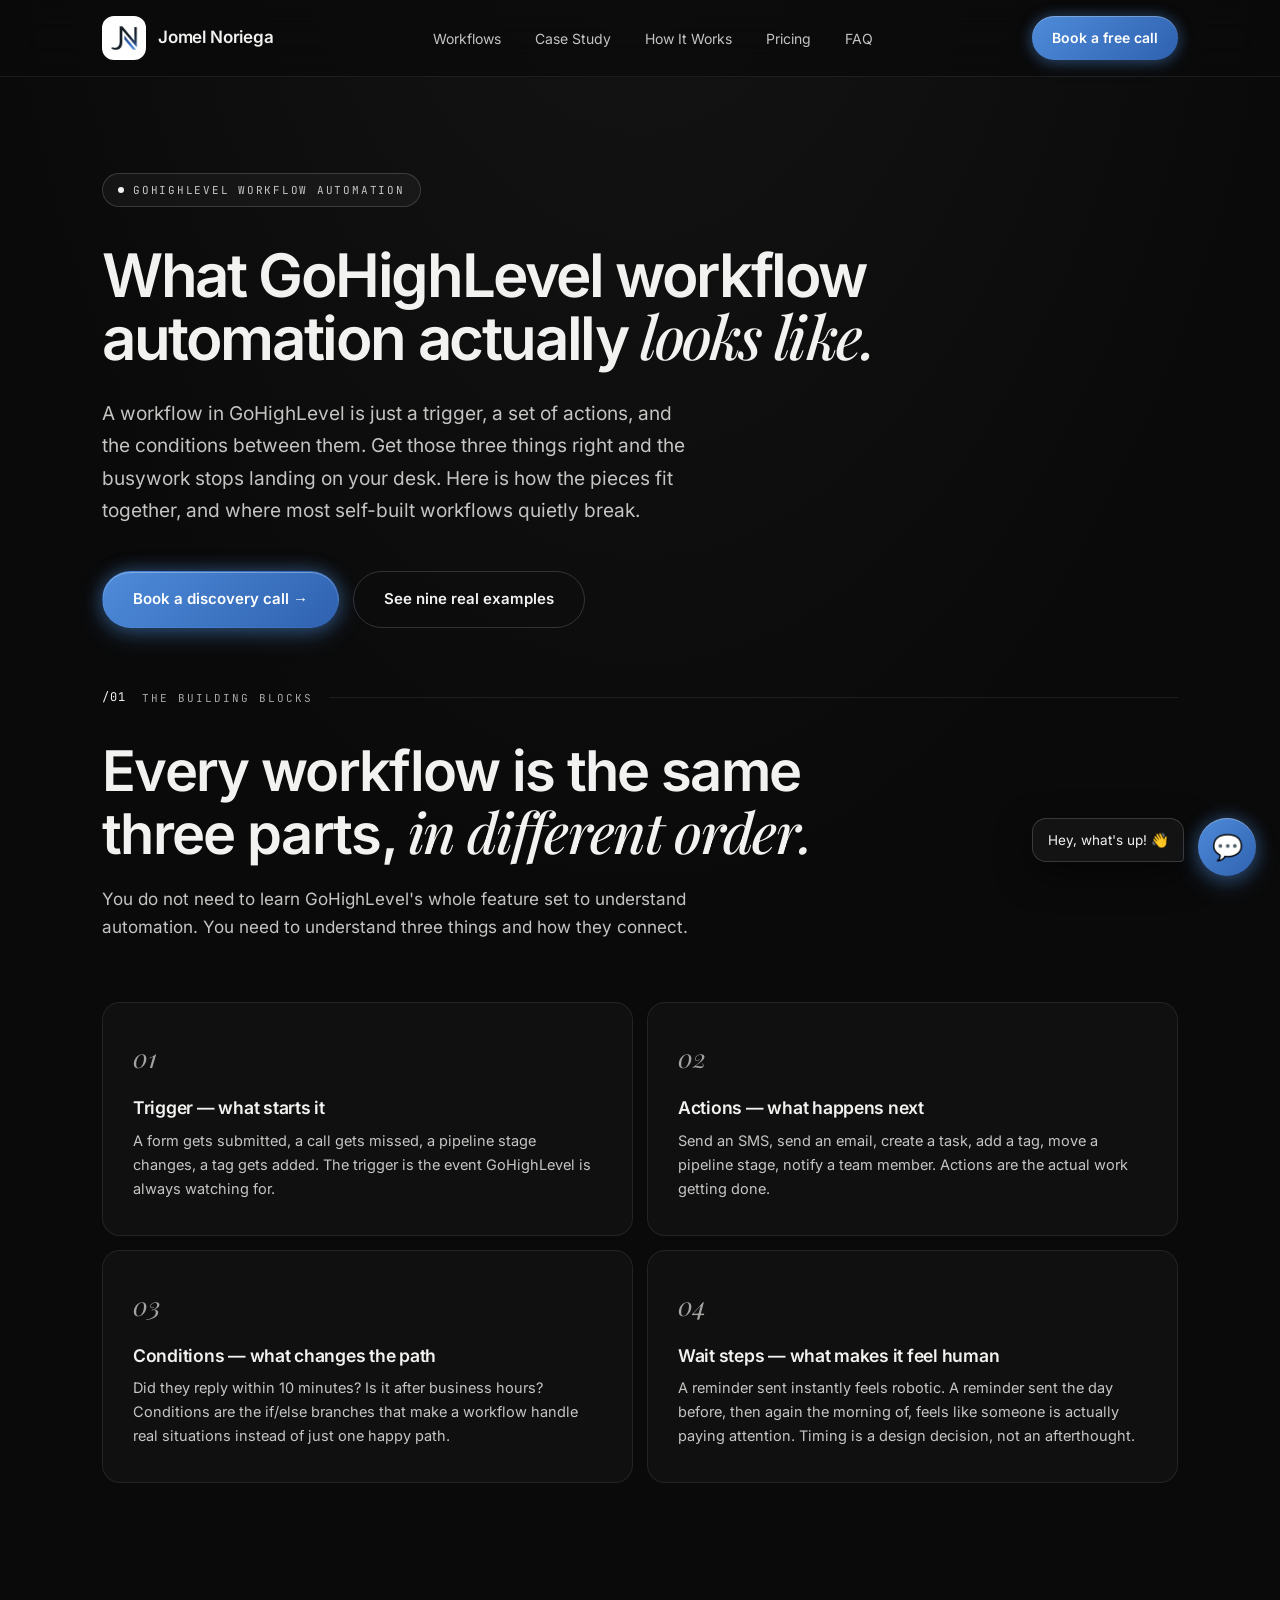
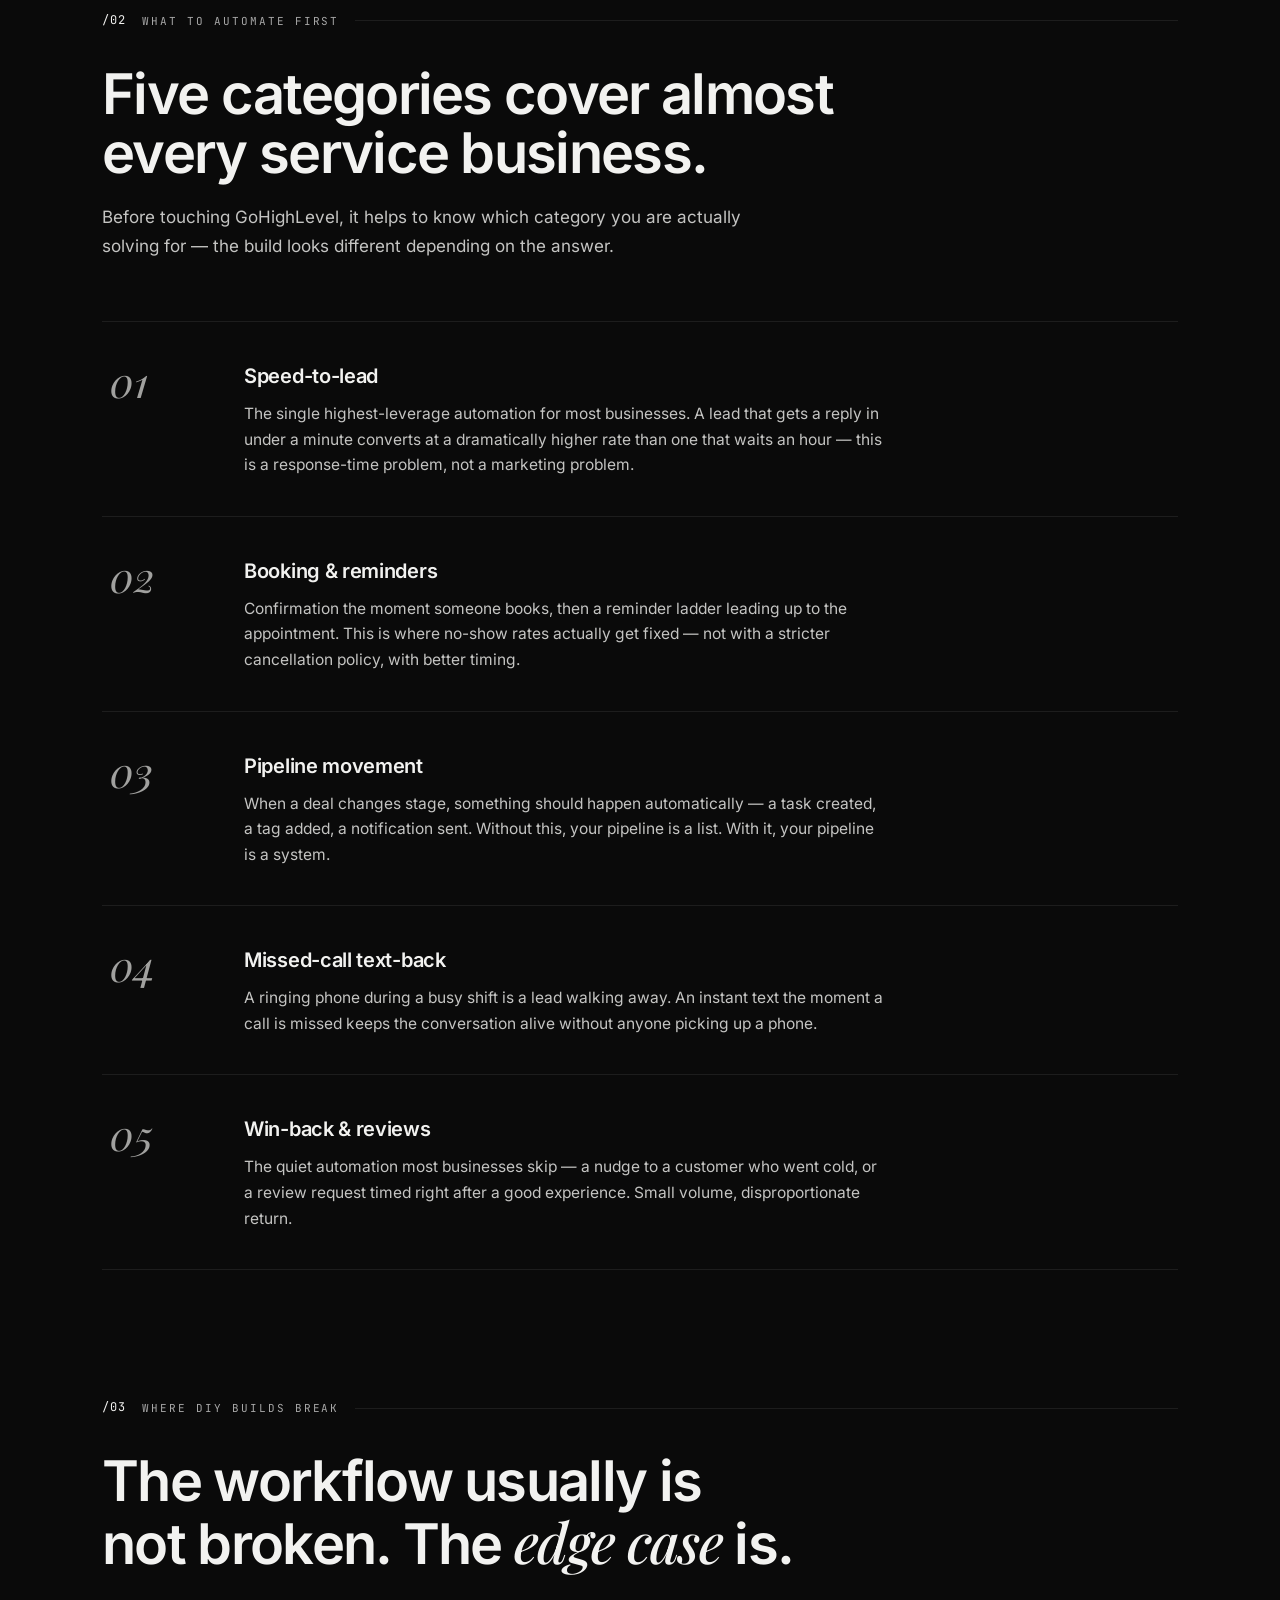
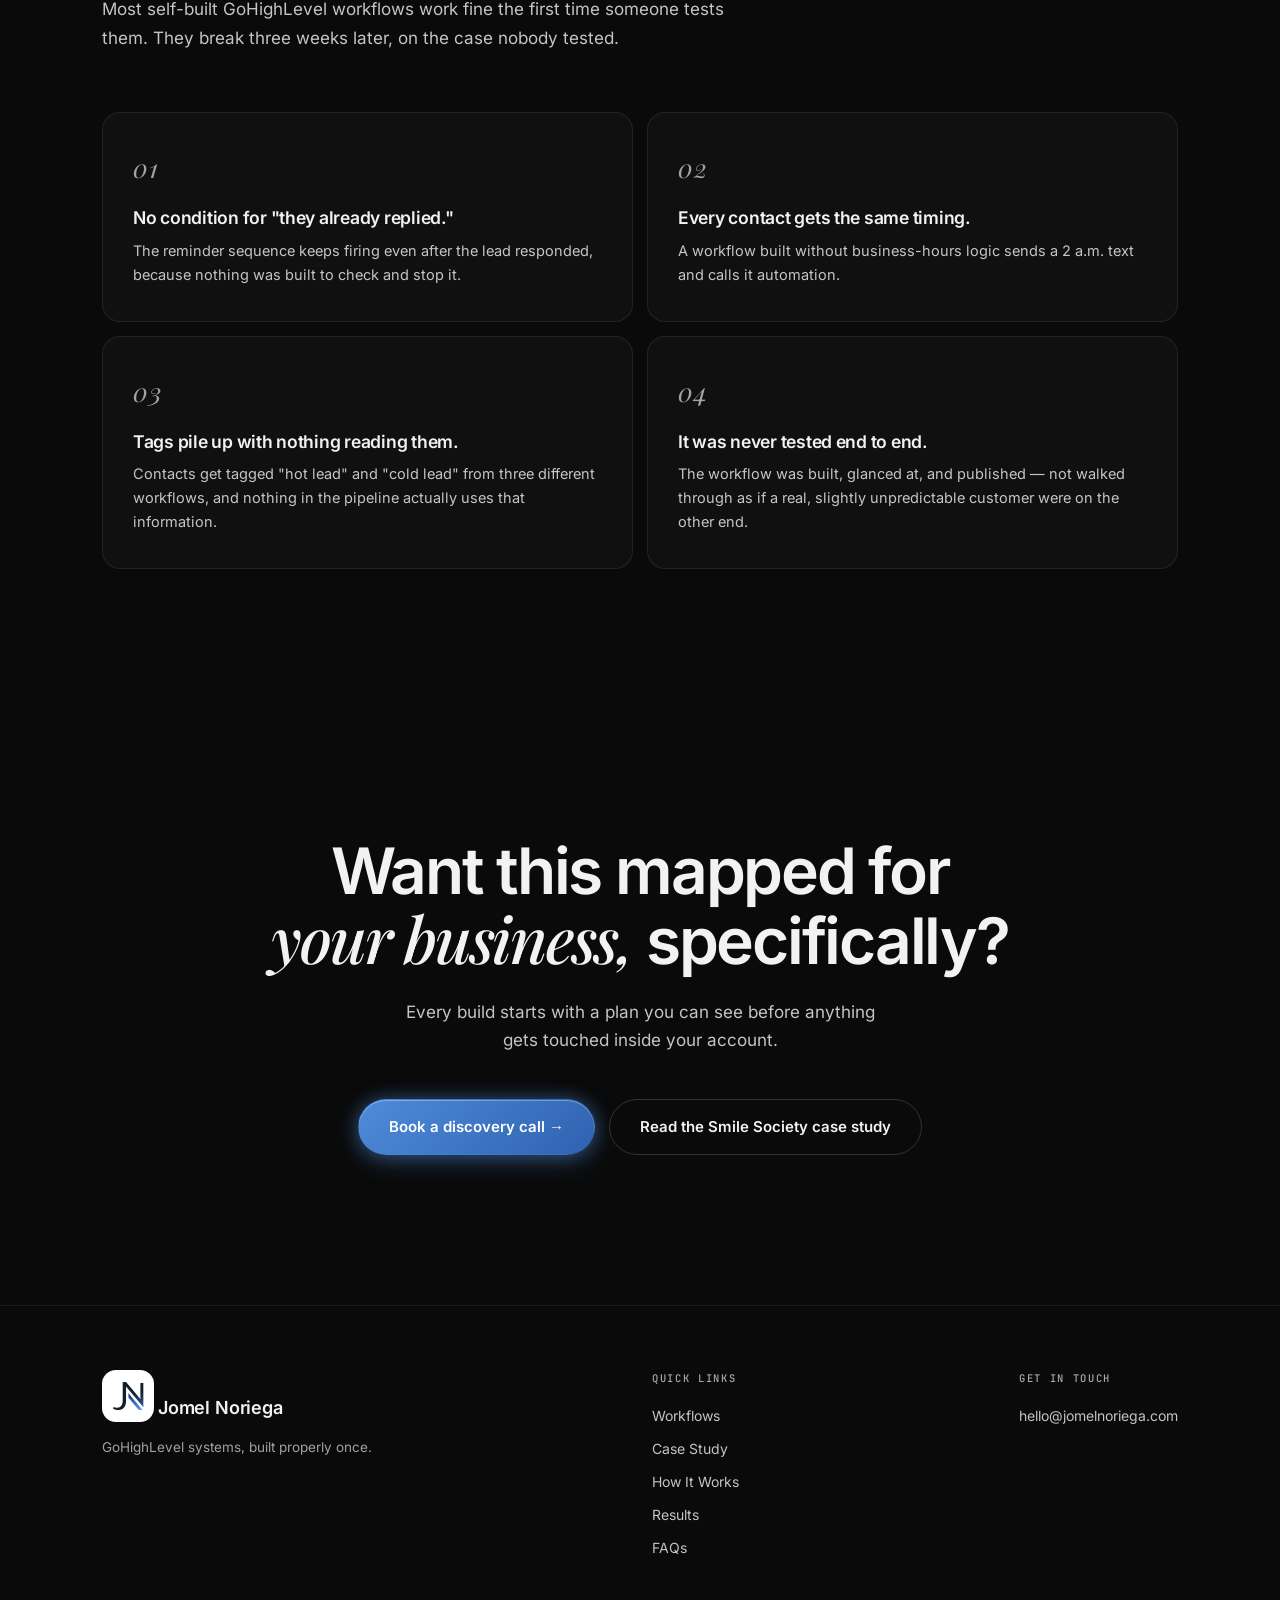
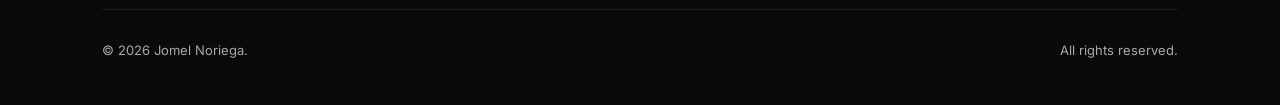
<file: ghl-workflow-automation.html>
<!DOCTYPE html>
<html lang="en">
<head>
<!-- Google Tag Manager -->
<script>(function(w,d,s,l,i){w[l]=w[l]||[];w[l].push({'gtm.start':
new Date().getTime(),event:'gtm.js'});var f=d.getElementsByTagName(s)[0],
j=d.createElement(s),dl=l!='dataLayer'?'&l='+l:'';j.async=true;j.src=
'https://www.googletagmanager.com/gtm.js?id='+i+dl;f.parentNode.insertBefore(j,f);
})(window,document,'script','dataLayer','GTM-WV2FDGP7');</script>
<!-- End Google Tag Manager -->
<meta charset="UTF-8">
<meta name="viewport" content="width=device-width, initial-scale=1.0">
<title>GoHighLevel Workflow Automation | Jomel Noriega</title>
<meta name="description" content="How GoHighLevel workflow automation actually works — the triggers, actions, and conditions that turn lead follow-up, booking, and reminders into a system that runs itself.">
<link rel="icon" type="image/png" href="favicon.png">
<link rel="canonical" href="https://jomelnoriega.com/ghl-workflow-automation.html">
<meta name="theme-color" content="#0a0a0a">
<meta name="color-scheme" content="dark">
<meta property="og:type" content="article">
<meta property="og:url" content="https://jomelnoriega.com/ghl-workflow-automation.html">
<meta property="og:title" content="GoHighLevel Workflow Automation | Jomel Noriega">
<meta property="og:description" content="How GoHighLevel workflow automation actually works — the triggers, actions, and conditions that turn lead follow-up, booking, and reminders into a system that runs itself.">
<meta property="og:image" content="https://jomelnoriega.com/og-image.png">
<meta name="twitter:card" content="summary_large_image">
<meta name="twitter:title" content="GoHighLevel Workflow Automation | Jomel Noriega">
<meta name="twitter:description" content="How GoHighLevel workflow automation actually works — the triggers, actions, and conditions that turn lead follow-up, booking, and reminders into a system that runs itself.">
<meta name="twitter:image" content="https://jomelnoriega.com/og-image.png">
<script>document.documentElement.classList.add('js');</script>
<script type="application/ld+json">
{
  "@context": "https://schema.org",
  "@type": "Article",
  "headline": "GoHighLevel Workflow Automation",
  "description": "How GoHighLevel workflow automation actually works — the triggers, actions, and conditions that turn lead follow-up, booking, and reminders into a system that runs itself.",
  "author": { "@type": "Person", "name": "Jomel Noriega" },
  "datePublished": "2026-07-08",
  "image": "https://jomelnoriega.com/og-image.png",
  "mainEntityOfPage": "https://jomelnoriega.com/ghl-workflow-automation.html"
}
</script>
<link rel="preload" href="fonts/inter-var.woff2" as="font" type="font/woff2" crossorigin>
<link rel="preload" href="fonts/playfair-italic-var.woff2" as="font" type="font/woff2" crossorigin>
<link rel="preload" href="fonts/jetbrains-mono.woff2" as="font" type="font/woff2" crossorigin>
<style>
  @font-face{font-family:'Inter';src:url('fonts/inter-var.woff2') format('woff2');font-weight:400 700;font-style:normal;font-display:swap;}
  @font-face{font-family:'Playfair Display';src:url('fonts/playfair-italic-var.woff2') format('woff2');font-weight:400 600;font-style:italic;font-display:swap;}
  @font-face{font-family:'JetBrains Mono';src:url('fonts/jetbrains-mono.woff2') format('woff2');font-weight:400 500;font-style:normal;font-display:swap;}
  :root{
    color-scheme:dark;
    --bg:#0a0a0a;
    --surface:#101010;
    --surface-2:#161616;
    --panel:#131313;
    --line:rgba(255,255,255,0.08);
    --line-strong:rgba(255,255,255,0.16);
    --text:#f2f2f0;
    --text-dim:rgba(242,242,240,0.8);
    --text-faint:rgba(242,242,240,0.65);
    --muted:#a8a8a8;
    --ok:#3fae7e;
    --brand:#3365B3;      /* logo N diagonal, mid */
    --brand-hi:#4E8BD9;   /* logo N diagonal, bright end */
    --brand-lo:#2F62B0;
    --brand-glow:78,139,217;
  }
  *{box-sizing:border-box;}
  html{scroll-behavior:smooth;}
  body{
    margin:0;
    background:
      radial-gradient(ellipse 90% 45% at 50% -8%, rgba(255,255,255,0.05), transparent 60%),
      var(--bg);
    color:var(--text);
    font-family:'Inter', sans-serif;
    font-size:16px;
    line-height:1.65;
    -webkit-font-smoothing:antialiased;
    overflow-x:hidden;
  }
  h1,h2,h3,h4{margin:0; color:var(--text); font-weight:600;}
  a{color:inherit;}
  .serif{
    font-family:'Playfair Display', Georgia, serif;
    font-style:italic;
    font-weight:500;
  }
  .mono{font-family:'JetBrains Mono', monospace; letter-spacing:.02em;}
  .wrap{max-width:1140px; margin:0 auto; padding:0 32px;}
  section{position:relative;}
  [id]{scroll-margin-top:96px;}

  /* Skip link / focus */
  .skip-link{
    position:absolute; left:16px; top:-52px; z-index:100;
    background:var(--text); color:#0a0a0a;
    font-weight:600; font-size:14px;
    padding:10px 16px; border-radius:0 0 10px 10px;
    text-decoration:none; transition:top .15s ease;
  }
  .skip-link:focus{top:0;}
  a:focus-visible, button:focus-visible{
    outline:2px solid rgba(255,255,255,0.7);
    outline-offset:3px;
    border-radius:4px;
  }

  /* ===== Section header pattern: /01 — label, rule, big title ===== */
  .sec-mark{
    display:flex; align-items:center; gap:16px;
    margin-bottom:34px;
  }
  .sec-mark .num{
    font-family:'JetBrains Mono', monospace;
    font-size:12px;
    color:var(--text);
    letter-spacing:.08em;
  }
  .sec-mark .tag{
    font-family:'JetBrains Mono', monospace;
    font-size:11px;
    color:var(--muted);
    text-transform:uppercase;
    letter-spacing:.18em;
    white-space:nowrap;
  }
  .sec-mark .rule{flex:1; height:1px; background:var(--line);}
  .sec-head{margin-bottom:60px; max-width:780px;}
  .sec-head h2{
    font-size:clamp(32px, 4.8vw, 56px);
    line-height:1.06;
    letter-spacing:-0.03em;
    font-weight:600;
    text-wrap:balance;
  }
  .sec-head p{
    margin:20px 0 0;
    color:var(--text-dim);
    font-size:17px;
    line-height:1.7;
    max-width:640px;
  }
  .section-pad{padding:128px 0;}

  /* ===== Buttons ===== */
  .btn{
    display:inline-flex; align-items:center; gap:8px;
    padding:15px 30px;
    border-radius:999px;
    font-family:'Inter', sans-serif;
    font-size:15px;
    font-weight:600;
    text-decoration:none;
    border:1px solid transparent;
    cursor:pointer;
    transition:transform .25s ease, background .25s ease, border-color .25s ease, color .25s ease, box-shadow .25s ease;
  }
  .btn-primary{
    background:linear-gradient(135deg, var(--brand-hi) 0%, var(--brand-lo) 100%);
    color:#ffffff;
    box-shadow:
      inset 0 1px 0 rgba(255,255,255,0.3),
      0 0 18px rgba(var(--brand-glow),0.4),
      0 6px 26px rgba(var(--brand-glow),0.32);
  }
  .btn-primary:hover{
    transform:translateY(-2px);
    background:linear-gradient(135deg, #5C97E2 0%, var(--brand) 100%);
    box-shadow:
      inset 0 1px 0 rgba(255,255,255,0.35),
      0 0 30px rgba(var(--brand-glow),0.65),
      0 0 80px rgba(var(--brand-glow),0.3),
      0 14px 44px rgba(var(--brand-glow),0.35);
  }
  .btn-ghost{background:transparent; border-color:var(--line-strong); color:var(--text);}
  .btn-ghost:hover{
    border-color:rgba(var(--brand-glow),0.65);
    background:rgba(var(--brand-glow),0.07);
    box-shadow:
      0 0 18px rgba(var(--brand-glow),0.22),
      inset 0 0 14px rgba(var(--brand-glow),0.08);
  }

  /* ===== Nav ===== */
  header{
    position:sticky; top:0; z-index:50;
    background:rgba(10,10,10,0.72);
    backdrop-filter:blur(18px);
    -webkit-backdrop-filter:blur(18px);
    border-bottom:1px solid var(--line);
  }
  .nav{
    display:flex; align-items:center; justify-content:space-between;
    padding:16px 32px;
    max-width:1140px; margin:0 auto;
  }
  .logo{display:flex; align-items:center; gap:12px; text-decoration:none;}
  .logo .mark{
    display:inline-flex; align-items:center; justify-content:center;
    width:44px; height:44px; background:#ffffff; border-radius:12px; flex-shrink:0;
  }
  .logo .mark img{width:30px; height:30px; object-fit:contain;}
  .logo .name{
    font-weight:600; font-size:17px; color:var(--text);
    letter-spacing:-0.01em; white-space:nowrap;
    line-height:1; margin-top:-2px;
  }
  .navlinks{
    display:flex; gap:34px; align-items:center;
    list-style:none; margin:0; padding:0;
  }
  .navlinks a{
    text-decoration:none; font-size:14px;
    color:var(--text-dim); transition:color .15s ease;
  }
  .navlinks a:hover{color:var(--text);}
  .nav-cta{
    background:linear-gradient(135deg, var(--brand-hi) 0%, var(--brand-lo) 100%);
    color:#ffffff !important;
    padding:10px 20px; border-radius:999px;
    font-size:14px; font-weight:600;
    text-decoration:none; white-space:nowrap;
    box-shadow:
      inset 0 1px 0 rgba(255,255,255,0.28),
      0 0 14px rgba(var(--brand-glow),0.35),
      0 4px 18px rgba(var(--brand-glow),0.25);
    transition:transform .25s ease, background .25s ease, box-shadow .25s ease;
  }
  .nav-cta:hover{
    transform:translateY(-1px);
    background:linear-gradient(135deg, #5C97E2 0%, var(--brand) 100%);
    box-shadow:
      inset 0 1px 0 rgba(255,255,255,0.32),
      0 0 24px rgba(var(--brand-glow),0.6),
      0 0 56px rgba(var(--brand-glow),0.25),
      0 10px 32px rgba(var(--brand-glow),0.28);
  }
  .menu-toggle{
    display:none;
    flex-direction:column; justify-content:center; align-items:center; gap:5px;
    width:42px; height:42px;
    background:none; border:1px solid var(--line-strong); border-radius:999px;
    cursor:pointer; padding:0; flex-shrink:0;
  }
  .menu-toggle .bar{
    display:block; width:18px; height:2px;
    background:var(--text); border-radius:2px;
    transition:transform .2s ease, opacity .2s ease;
  }
  .menu-toggle[aria-expanded="true"] .bar:nth-child(1){transform:translateY(7px) rotate(45deg);}
  .menu-toggle[aria-expanded="true"] .bar:nth-child(2){opacity:0;}
  .menu-toggle[aria-expanded="true"] .bar:nth-child(3){transform:translateY(-7px) rotate(-45deg);}
  .nav-right{display:flex; align-items:center; gap:12px;}
  .mobile-menu{
    display:none;
    border-top:1px solid var(--line);
    background:rgba(12,12,12,0.98);
    padding:10px 32px 22px;
  }
  .mobile-menu a{
    display:block; padding:13px 2px;
    text-decoration:none; font-size:16px;
    color:var(--text-dim);
    border-bottom:1px solid var(--line);
  }
  .mobile-menu a.mobile-menu-cta{
    margin-top:14px; text-align:center;
    background:linear-gradient(135deg, var(--brand-hi) 0%, var(--brand-lo) 100%);
    color:#ffffff; font-weight:600;
    border-radius:999px; padding:12px 18px; border-bottom:none;
    box-shadow:
      inset 0 1px 0 rgba(255,255,255,0.28),
      0 0 16px rgba(var(--brand-glow),0.4),
      0 4px 18px rgba(var(--brand-glow),0.28);
  }
  @media (max-width: 760px){
    .navlinks-list{display:none;}
    .menu-toggle{display:flex;}
    .mobile-menu.open{display:block;}
    .nav{padding:14px 20px;}
    .nav-cta{padding:8px 14px; font-size:13px;}
  }

  /* ===== Hero ===== */
  .hero{padding:140px 0 100px; overflow:hidden; position:relative;}
  .hero > .wrap{position:relative; z-index:1;}

  /* geometric floating shapes (vanilla-CSS port of the HeroGeometric background) */
  .hero-bg{
    position:absolute; inset:0;
    pointer-events:none; overflow:hidden;
    animation:hbg-in 1.6s ease both;
  }
  @keyframes hbg-in{from{opacity:0;} to{opacity:1;}}
  .hg-tint{
    position:absolute; inset:0;
    background:linear-gradient(135deg, rgba(var(--brand-glow),0.07), transparent 45%, rgba(139,122,216,0.05));
    filter:blur(60px);
  }
  .eshape{
    position:absolute;
    border-radius:999px;
    border:2px solid rgba(255,255,255,0.15);
    background:linear-gradient(90deg, var(--tint), transparent);
    box-shadow:0 8px 32px 0 rgba(255,255,255,0.1);
    backdrop-filter:blur(2px);
    animation:efloat 12s ease-in-out infinite;
  }
  .eshape::after{
    content:"";
    position:absolute; inset:0;
    border-radius:inherit;
    background:radial-gradient(circle at 50% 50%, rgba(255,255,255,0.2), transparent 70%);
  }
  @keyframes efloat{
    0%,100%{transform:rotate(var(--r)) translateY(0);}
    50%{transform:rotate(var(--r)) translateY(15px);}
  }
  .es1{--tint:rgba(var(--brand-glow),0.15); --r:12deg;  width:600px; height:140px; left:-5%;  top:20%;    animation-delay:-2s;}
  .es2{--tint:rgba(139,122,216,0.13);      --r:-15deg; width:500px; height:120px; right:-3%; top:70%;    animation-delay:-6s;}
  .es3{--tint:rgba(94,180,214,0.13);       --r:-8deg;  width:300px; height:80px;  left:8%;   bottom:5%;  animation-delay:-4s;}
  .es4{--tint:rgba(255,255,255,0.10);      --r:20deg;  width:200px; height:60px;  right:18%; top:12%;    animation-delay:-9s;}
  .es5{--tint:rgba(var(--brand-glow),0.12);--r:-25deg; width:150px; height:40px;  left:22%;  top:6%;     animation-delay:-7s;}
  .hg-fade{
    position:absolute; inset:0;
    background:linear-gradient(to top, var(--bg) 0%, transparent 28%, transparent 78%, rgba(10,10,10,0.75) 100%);
  }
  @media (max-width:760px){
    .es1{width:380px; height:95px;}
    .es2{width:320px; height:80px;}
  }
  .eyebrow{
    display:inline-flex; align-items:center; gap:9px;
    font-family:'JetBrains Mono', monospace;
    font-size:11px; letter-spacing:.16em;
    color:var(--text-dim);
    background:rgba(255,255,255,0.04);
    border:1px solid var(--line-strong);
    padding:7px 15px; border-radius:999px;
    margin-bottom:38px; text-transform:uppercase;
  }
  .eyebrow .dot{
    width:6px; height:6px; border-radius:50%;
    background:var(--text);
    animation:pulse 2.2s infinite;
  }
  @keyframes pulse{
    0%{box-shadow:0 0 0 0 rgba(255,255,255,0.45);}
    70%{box-shadow:0 0 0 7px rgba(255,255,255,0);}
    100%{box-shadow:0 0 0 0 rgba(255,255,255,0);}
  }
  .hero h1{
    font-size:clamp(38px, 8vw, 96px);
    line-height:1.0;
    letter-spacing:-0.04em;
    font-weight:600;
    max-width:1000px;
    text-wrap:balance;
  }
  .hero .sub{
    margin:30px 0 0;
    font-size:19px;
    line-height:1.7;
    color:var(--text-dim);
    max-width:600px;
  }
  .hero-ctas{display:flex; gap:14px; margin-top:44px; flex-wrap:wrap;}
  .trust-row{display:flex; flex-wrap:wrap; gap:10px; margin-top:30px;}
  .trust-pill{
    display:inline-flex; align-items:center; gap:8px;
    padding:8px 15px; border-radius:999px;
    border:1px solid var(--line);
    color:var(--text-faint);
    font-size:11px;
    font-family:'JetBrains Mono', monospace;
    text-transform:uppercase; letter-spacing:.08em;
  }
  .hero-cred{
    display:flex; flex-wrap:wrap; gap:10px 20px; align-items:center;
    margin:28px 0 4px;
    font-family:'JetBrains Mono', monospace;
    font-size:11px; letter-spacing:.08em;
    color:rgba(242,242,240,0.8);
    text-transform:uppercase;
  }
  .hero-cred .sep{opacity:.35;}
  .hero-cred a{
    color:rgba(242,242,240,0.9);
    text-decoration:underline;
    text-decoration-color:rgba(255,255,255,0.45);
    text-underline-offset:3px;
    transition:color .15s ease;
  }
  .hero-cred a:hover{color:var(--text);}

  .hero-panel{
    margin-top:64px;
    border:1px solid var(--line);
    border-radius:24px;
    padding:26px;
    background:var(--surface);
  }
  .hero-strip{
    border:1px solid var(--line);
    border-radius:16px;
    background:#0d0d0d;
    padding:22px 22px 16px;
    overflow-x:auto;
    -webkit-overflow-scrolling:touch;
  }
  .hero-strip svg{min-width:880px;}
  .hero-strip-label{
    font-family:'JetBrains Mono', monospace;
    font-size:11px; color:var(--muted);
    text-transform:uppercase; letter-spacing:.16em;
    margin-bottom:14px;
  }
  .hero-stats{
    display:grid;
    grid-template-columns:repeat(3, minmax(0,1fr));
    gap:14px; margin-top:14px;
  }
  .hero-stat{
    border:1px solid var(--line);
    border-radius:16px;
    background:rgba(255,255,255,0.02);
    padding:22px;
    transition:border-color .25s ease;
  }
  .hero-stat:hover{border-color:var(--line-strong);}
  .hero-stat strong{
    display:block; font-size:15.5px;
    color:var(--text); margin-bottom:7px;
    letter-spacing:-0.01em; font-weight:600;
  }
  .hero-stat span{display:block; font-size:13.5px; color:var(--text-dim); line-height:1.6;}
  @media (max-width:760px){
    .hero{padding:96px 0 72px;}
    .hero-stats{grid-template-columns:1fr;}
  }

  /* ===== SVG diagram recolor (nodes drawn by workflows.js + hero strip) ===== */
  .nlabel{font-family:'Inter', sans-serif; font-size:12px; font-weight:600; fill:var(--text);}
  .nsub{font-family:'Inter', sans-serif; font-size:10.5px; fill:var(--text-faint);}
  .nflow{stroke:#4a4a4a; stroke-width:1.4; fill:none;}
  .ncond{font-family:'JetBrains Mono', monospace; font-size:10px; fill:var(--muted);}
  .hero-strip svg rect, .wf-diagram svg rect, .wf-diagram svg polygon{fill:#161616;}
  svg rect[stroke="#E8702A"]{stroke:rgba(255,255,255,0.75);}
  svg rect[stroke="#3a4248"]{stroke:rgba(255,255,255,0.16);}
  svg rect[stroke="#2A9D8F"], svg polygon[stroke="#2A9D8F"]{stroke:var(--ok);}
  svg rect[stroke="#E07856"]{stroke:rgba(255,255,255,0.45);}
  svg marker path[fill="#7C8893"], svg marker path[fill="#8E99A4"]{fill:#5a5a5a;}

  /* ===== Problem grid ===== */
  .problem-grid{display:grid; grid-template-columns:repeat(2,1fr); gap:14px;}
  .problem-item{
    background:var(--surface);
    border:1px solid var(--line);
    border-radius:18px;
    padding:34px 30px;
    transition:transform .25s ease, border-color .25s ease, background .25s ease;
  }
  .problem-item:hover{
    transform:translateY(-2px);
    border-color:rgba(255,255,255,0.24);
    background:var(--surface-2);
  }
  .problem-item .num{
    font-family:'Playfair Display', Georgia, serif;
    font-style:italic;
    font-size:26px;
    color:var(--text-faint);
    display:block;
    margin-bottom:16px;
  }
  .problem-item h3{font-size:17.5px; letter-spacing:-0.015em; line-height:1.35; margin-bottom:9px;}
  .problem-item p{color:var(--text-dim); font-size:14.5px; margin:0;}
  @media (max-width:700px){.problem-grid{grid-template-columns:1fr;}}

  /* ===== Workflow tabs + cards (markup generated by workflows.js) ===== */
  .workflow-tabs{display:flex; flex-wrap:wrap; gap:8px; margin-bottom:34px;}
  .wf-tab{
    font-family:'JetBrains Mono', monospace;
    font-size:12px;
    padding:9px 17px;
    border-radius:999px;
    border:1px solid var(--line-strong);
    background:transparent;
    color:var(--text-dim);
    cursor:pointer;
    transition:all .15s ease;
  }
  .wf-tab:hover{border-color:rgba(var(--brand-glow),0.55); color:var(--text); box-shadow:0 0 14px rgba(var(--brand-glow),0.18);}
  .wf-tab.active{background:linear-gradient(135deg, var(--brand-hi) 0%, var(--brand-lo) 100%); border-color:transparent; color:#ffffff; box-shadow:inset 0 1px 0 rgba(255,255,255,0.25), 0 0 22px rgba(var(--brand-glow),0.5);}
  .wf-panel{display:none;}
  .wf-panel.active{display:block;}
  .wf-card{
    border:1px solid var(--line);
    border-radius:22px;
    background:var(--surface);
    overflow:hidden;
  }
  .wf-meta{display:grid; grid-template-columns:1fr 1fr; gap:1px; background:var(--line);}
  .wf-meta-item{background:var(--panel); padding:26px 30px;}
  .wf-meta-item .lbl{
    font-family:'JetBrains Mono', monospace;
    font-size:10.5px;
    text-transform:uppercase;
    letter-spacing:.15em;
    margin-bottom:10px;
    display:block;
  }
  .wf-meta-item.problem .lbl{color:var(--text-faint);}
  .wf-meta-item.solution .lbl{color:var(--text);}
  .wf-meta-item p{margin:0; font-size:14.5px; color:var(--text-dim);}
  .wf-diagram{padding:34px 30px; overflow-x:auto;}
  .wf-diagram svg{display:block; min-width:860px;}
  @media (max-width:700px){.wf-meta{grid-template-columns:1fr;}}

  /* ===== Case study ===== */
  .case-card{
    border:1px solid var(--line);
    border-radius:24px;
    background:var(--surface);
    overflow:hidden;
  }
  .case-top{padding:40px 40px 0;}
  .case-badge{
    display:inline-block;
    font-family:'JetBrains Mono', monospace;
    font-size:10.5px;
    text-transform:uppercase; letter-spacing:.14em;
    color:var(--text-dim);
    border:1px solid var(--line-strong);
    background:rgba(255,255,255,0.04);
    padding:6px 14px; border-radius:999px;
    margin-bottom:22px;
  }
  .case-top h3{font-size:clamp(24px, 3vw, 34px); letter-spacing:-0.025em; margin-bottom:12px;}
  .case-top .tagline{color:var(--text-dim); font-size:15.5px; margin:0 0 30px; max-width:640px;}
  .case-preview{
    margin:28px auto 0;
    padding:0 40px;
    max-width:1044px;
    display:grid;
    grid-template-columns:1fr;
    gap:22px;
  }
  .case-preview img{
    width:100%; display:block;
    border-radius:14px;
    border:1px solid var(--line);
    background:#fff;
    cursor:zoom-in;
  }
  .case-shot{position:relative;}
  .zoom-hint{
    position:absolute; right:12px; bottom:12px;
    display:inline-flex; align-items:center; gap:7px;
    font-family:'JetBrains Mono', monospace;
    font-size:10.5px; letter-spacing:.08em; text-transform:uppercase;
    color:var(--text);
    background:rgba(10,10,10,0.82);
    border:1px solid var(--line-strong);
    border-radius:999px;
    padding:6px 12px;
    pointer-events:none;
  }
  .zoom-hint svg{width:12px; height:12px; stroke:var(--text-dim);}
  .case-preview-copy{
    border:1px solid var(--line);
    border-radius:16px;
    padding:26px 28px;
    background:rgba(255,255,255,0.02);
  }
  .case-preview-copy .lbl{
    font-family:'JetBrains Mono', monospace;
    font-size:10.5px; color:var(--muted);
    text-transform:uppercase; letter-spacing:.16em;
    display:block; margin-bottom:13px;
  }
  .case-preview-copy ul{margin:0; padding-left:18px;}
  .case-preview-copy li{color:var(--text-dim); font-size:15px; margin-bottom:8px;}
  .case-video{margin:28px 40px 8px; padding:26px 0 4px; border-top:1px solid var(--line);}
  .case-video .lbl{
    font-family:'JetBrains Mono', monospace;
    font-size:10.5px; color:var(--muted);
    text-transform:uppercase; letter-spacing:.16em;
    display:block; margin-bottom:10px;
  }
  .case-video .video-points{
    margin:10px 0 16px; padding-left:18px;
    color:var(--text-faint); font-size:14px; line-height:1.75;
  }
  .case-video .video-frame{
    position:relative; width:100%;
    aspect-ratio:16/9;
    border-radius:14px; overflow:hidden;
    background:#000;
    border:1px solid var(--line);
  }
  .case-video .video-frame iframe,
  .case-video .video-frame video{
    position:absolute; inset:0; width:100%; height:100%;
    border:0; background:#000;
  }
  .case-video .video-facade{
    position:absolute; inset:0; width:100%; height:100%;
    display:flex; flex-direction:column; align-items:center; justify-content:center; gap:14px;
    background:
      radial-gradient(circle at 50% 0%, rgba(255,255,255,0.06), transparent 55%),
      #0d0d0d;
    border:0; cursor:pointer;
    color:var(--text); padding:0;
  }
  .case-video .video-facade .play-circle{
    width:66px; height:66px; border-radius:50%;
    background:var(--text);
    display:flex; align-items:center; justify-content:center;
    box-shadow:0 12px 40px rgba(0,0,0,0.5);
    transition:transform .2s ease;
  }
  .case-video .video-facade:hover .play-circle,
  .case-video .video-facade:focus-visible .play-circle{transform:scale(1.08);}
  .case-video .video-facade:focus-visible{outline:2px solid rgba(255,255,255,0.7); outline-offset:-2px;}
  .case-video .video-facade svg{width:22px; height:22px; fill:#0a0a0a; margin-left:3px;}
  .case-video .video-facade .fc-title{font-weight:600; font-size:17px; letter-spacing:-0.01em;}
  .case-video .video-facade .fc-sub{
    font-family:'JetBrains Mono', monospace;
    font-size:11px; letter-spacing:.14em; text-transform:uppercase;
    color:var(--text-faint);
  }
  .case-body{padding:0 40px 40px;}
  .case-block{padding:26px 0; border-top:1px solid var(--line);}
  .case-block .lbl{
    font-family:'JetBrains Mono', monospace;
    font-size:10.5px; color:var(--muted);
    text-transform:uppercase; letter-spacing:.16em;
    display:block; margin-bottom:13px;
  }
  .case-block p, .case-block li{color:var(--text-dim); font-size:15px; margin:0 0 6px;}
  .case-block ul{margin:0; padding-left:18px;}
  .case-block li{margin-bottom:8px;}
  .case-link{
    display:inline-flex; align-items:center; gap:8px;
    color:var(--text);
    text-decoration:none; font-weight:600; font-size:14.5px;
    margin-top:8px;
    border-bottom:1px solid rgba(255,255,255,0.3);
    padding-bottom:2px;
    transition:border-color .2s ease;
  }
  .case-link:hover{border-color:var(--text);}
  .case-link svg{width:14px; height:14px;}
  .case-note{font-size:13px; color:var(--muted); font-style:italic;}
  .live-dot{
    display:inline-block; width:7px; height:7px; border-radius:50%;
    background:var(--ok); box-shadow:0 0 6px rgba(63,174,126,.8);
    margin:0 2px 0 6px;
  }
  .live-lbl{
    font-family:'JetBrains Mono', monospace;
    font-size:11px; letter-spacing:.08em;
    color:var(--ok); vertical-align:1px;
  }
  .img-lightbox{
    position:fixed; inset:0; z-index:200;
    display:flex; align-items:center; justify-content:center;
    padding:4vw;
    background:rgba(8,8,8,0.94);
    backdrop-filter:blur(6px);
    cursor:zoom-out;
  }
  .img-lightbox img{
    max-width:100%; max-height:100%; width:auto; height:auto;
    border-radius:12px;
    border:1px solid var(--line-strong);
    background:#fff;
  }
  @media (max-width:760px){
    .case-top{padding:28px 24px 0;}
    .case-preview{padding:0 24px;}
    .case-video{margin:24px 24px 8px;}
    .case-body{padding:0 24px 28px;}
  }

  /* ===== Process steps ===== */
  .steps{border-top:1px solid var(--line);}
  .step{
    display:grid;
    grid-template-columns:110px 1fr;
    gap:24px;
    padding:38px 8px;
    border-bottom:1px solid var(--line);
    transition:background .25s ease;
  }
  .step:hover{background:rgba(255,255,255,0.015);}
  .step-num{
    font-family:'Playfair Display', Georgia, serif;
    font-style:italic;
    font-size:clamp(30px, 3.4vw, 42px);
    font-weight:400;
    color:var(--text-faint);
    line-height:1;
  }
  .step h3{font-size:20px; letter-spacing:-0.015em; margin-bottom:8px;}
  .step p{margin:0; color:var(--text-dim); font-size:15.5px; max-width:640px;}
  @media (max-width:600px){
    .step{grid-template-columns:64px 1fr; padding:28px 4px;}
  }

  /* ===== Why different / about ===== */
  .about-card{
    background:var(--surface);
    border:1px solid var(--line);
    border-radius:24px;
    padding:40px;
  }
  .about-media{display:flex; align-items:center; gap:26px; margin-bottom:26px;}
  .about-media img{
    width:200px; height:200px;
    border-radius:18px; object-fit:cover;
    border:1px solid var(--line);
  }
  .about-name{font-size:26px; font-weight:600; letter-spacing:-0.02em; color:var(--text); line-height:1.2;}
  .about-role{
    font-family:'JetBrains Mono', monospace;
    font-size:11px; color:var(--muted);
    text-transform:uppercase; letter-spacing:.14em;
    margin-top:8px;
  }
  .about-blurb{margin:12px 0 0; color:var(--text-dim); font-size:15px; max-width:520px;}
  .diff-grid{display:grid; grid-template-columns:1.1fr 0.9fr; gap:48px; align-items:start;}
  .diff-grid > div > p{color:var(--text-dim); font-size:16px; line-height:1.75; margin:0 0 16px;}
  .diff-points{display:flex; flex-direction:column; gap:22px;}
  .diff-point{border-left:1px solid rgba(255,255,255,0.35); padding-left:20px;}
  .diff-point h3{font-size:15.5px; letter-spacing:-0.01em; margin-bottom:5px;}
  .diff-point p{font-size:14px; margin:0; color:var(--text-dim);}
  .cred-strip{margin-top:34px; padding-top:30px; border-top:1px solid var(--line);}
  .cred-strip .lbl{
    font-family:'JetBrains Mono', monospace;
    font-size:10.5px; letter-spacing:.18em; text-transform:uppercase;
    color:var(--text-faint);
    display:block; margin-bottom:18px;
  }
  .cred-row{display:flex; flex-direction:column; align-items:center; gap:40px;}
  .cred-item{
    display:flex; flex-direction:column; align-items:center; text-align:center;
    gap:24px;
    background:rgba(255,255,255,0.02);
    border:1px solid var(--line);
    border-radius:20px;
    padding:44px 40px;
    width:100%;
    max-width:520px;
    transition:border-color .25s ease;
  }
  .cred-item:hover{border-color:var(--line-strong);}
  .cred-item img{
    width:280px; max-width:100%; height:auto;
    border-radius:14px;
    border:1px solid var(--line-strong);
    cursor:zoom-in; flex-shrink:0;
  }
  .cred-item .t{font-size:21px; font-weight:600; line-height:1.3; letter-spacing:-0.01em;}
  .cred-item .s{font-size:14px; color:var(--text-faint); margin-top:10px; line-height:1.65; max-width:420px;}
  .cred-item .s a{
    color:var(--text-dim); font-weight:600;
    text-decoration:underline;
    text-decoration-color:rgba(255,255,255,0.25);
    text-underline-offset:3px;
  }
  .cred-item .s a:hover{color:var(--text);}
  @media (max-width:760px){
    .diff-grid{grid-template-columns:1fr;}
    .about-media{flex-direction:column; align-items:flex-start;}
    .about-card{padding:28px 24px;}
  }
  @media (max-width:560px){
    .cred-item{padding:32px 24px;}
    .cred-item img{width:220px;}
  }

  /* ===== Pricing / cost of waiting ===== */
  .cost-card{
    border:1px solid var(--line);
    border-radius:24px;
    background:var(--surface);
    padding:42px 40px;
  }
  .cost-card > p{color:var(--text-dim); font-size:15.5px; line-height:1.75; max-width:760px;}
  .cost-list{margin-top:28px;}
  .cost-row{
    display:flex; justify-content:space-between; align-items:baseline; gap:20px;
    padding:17px 0;
    border-top:1px solid var(--line);
    font-size:15px;
  }
  .cost-row:first-child{border-top:none;}
  .cost-row .item{color:var(--text);}
  .cost-row .price{
    font-family:'JetBrains Mono', monospace;
    font-size:12px; letter-spacing:.08em;
    color:var(--muted);
    text-align:right;
  }
  .cost-row:last-child .price{color:var(--text);}
  .cost-foot{margin:20px 0 0; font-size:13px; color:var(--text-faint);}
  @media (max-width:600px){.cost-card{padding:28px 24px;}}

  /* ===== Testimonials ===== */
  .testi-intro-link{color:var(--text); text-decoration:underline; text-decoration-color:rgba(255,255,255,0.3); text-underline-offset:3px;}
  .testi-intro-link:hover{text-decoration-color:var(--text);}
  .testi-v2{display:grid; grid-template-columns:1.35fr 1fr; gap:14px; align-items:stretch;}
  .testi-feat{
    background:var(--surface);
    border:1px solid var(--line-strong);
    border-radius:20px;
    padding:38px 38px 28px;
    display:flex; flex-direction:column;
  }
  .testi-badge{
    display:inline-flex; align-items:center; gap:7px; align-self:flex-start;
    font-family:'JetBrains Mono', monospace;
    font-size:10px; letter-spacing:.12em; text-transform:uppercase;
    color:var(--text-dim);
    background:rgba(255,255,255,0.05);
    border:1px solid var(--line-strong);
    border-radius:999px;
    padding:5px 11px;
    margin-bottom:22px;
  }
  .testi-badge.neutral{color:var(--text-faint); background:transparent; border-color:var(--line);}
  .testi-feat blockquote{
    margin:0 0 20px;
    font-family:'Playfair Display', Georgia, serif;
    font-style:italic;
    font-weight:400;
    font-size:clamp(19px, 2.3vw, 25px);
    line-height:1.5;
    color:var(--text);
    flex:1;
  }
  .testi-rail{display:flex; flex-direction:column; gap:14px;}
  .testi-mini{
    background:var(--surface);
    border:1px solid var(--line);
    border-radius:16px;
    padding:22px 24px;
    flex:1;
    display:flex; flex-direction:column;
    transition:border-color .25s ease;
  }
  .testi-mini:hover{border-color:var(--line-strong);}
  .testi-mini .testi-badge{margin-bottom:12px; padding:4px 9px; font-size:9.5px;}
  .testi-mini blockquote{margin:0 0 12px; font-size:14px; line-height:1.6; color:var(--text-dim); flex:1;}
  .testi-feat .who, .testi-mini .who{
    font-size:13px; color:var(--text-faint);
    padding-top:12px; border-top:1px solid var(--line);
  }
  .testi-feat .who strong, .testi-mini .who strong{color:var(--text-dim); font-weight:600;}
  @media (max-width:760px){.testi-v2{grid-template-columns:1fr;} .testi-feat{padding:28px 24px 22px;}}

  /* ===== Playbook banner ===== */
  .playbook-band{
    background:var(--surface);
    border:1px solid var(--line);
    border-radius:24px;
    padding:44px 40px;
    display:grid; grid-template-columns:1.2fr 1fr;
    gap:36px; align-items:center;
  }
  .playbook-band h2{
    margin:10px 0 12px;
    font-size:clamp(22px, 3vw, 30px);
    letter-spacing:-0.02em;
    line-height:1.15;
  }
  .playbook-band .lead{margin:0; color:var(--text-dim); font-size:15px; line-height:1.7;}
  .pb-form{display:flex; gap:10px; flex-wrap:wrap;}
  .pb-form input[type="email"]{
    flex:1; min-width:200px;
    background:#0e0e0e;
    border:1px solid var(--line-strong);
    border-radius:999px;
    padding:13px 20px;
    color:var(--text);
    font-family:'Inter', sans-serif;
    font-size:15px;
    transition:border-color .2s ease;
  }
  .pb-form input[type="email"]:focus{outline:none; border-color:rgba(255,255,255,0.5);}
  .pb-form input::placeholder{color:var(--text-faint);}
  .pb-note{margin:12px 0 0; font-size:12.5px; color:var(--text-faint);}
  .pb-done p{margin:0 0 14px; color:var(--text); font-weight:600;}
  @media (max-width:720px){
    .playbook-band{grid-template-columns:1fr; gap:22px; padding:28px 24px;}
  }

  /* ===== FAQ ===== */
  .faq-list{border-top:1px solid var(--line);}
  .faq-item{border-bottom:1px solid var(--line);}
  .faq-q{
    display:flex; justify-content:space-between; align-items:center;
    padding:26px 4px;
    cursor:pointer;
    font-weight:600; font-size:17px; letter-spacing:-0.01em;
    background:none; border:none;
    color:var(--text);
    width:100%; text-align:left;
    font-family:'Inter', sans-serif;
    transition:color .2s ease;
  }
  .faq-q:hover{color:#ffffff;}
  .faq-q .plus{
    font-family:'JetBrains Mono', monospace;
    color:var(--muted);
    font-size:18px;
    transition:transform .2s ease;
    flex-shrink:0; margin-left:16px;
  }
  .faq-item.open .plus{transform:rotate(45deg); color:var(--text);}
  .faq-a{max-height:0; overflow:hidden; transition:max-height .25s ease;}
  .faq-a-inner{padding:0 4px 26px; color:var(--text-dim); font-size:14.5px; line-height:1.7; max-width:700px;}

  /* ===== Final CTA / contact ===== */
  .final-cta{text-align:center; padding:140px 0 150px;}
  .final-cta h2{
    font-size:clamp(34px, 5.6vw, 64px);
    letter-spacing:-0.035em;
    max-width:820px;
    margin:0 auto 24px;
    line-height:1.05;
    text-wrap:balance;
  }
  .final-cta p{color:var(--text-dim); font-size:17px; max-width:480px; margin:0 auto 44px;}
  .contact-step-hidden{display:none;}
  .contact-form{
    max-width:460px; margin:0 auto; text-align:left;
    display:flex; flex-direction:column; gap:18px;
  }
  .form-field{display:flex; flex-direction:column; gap:7px;}
  .form-field label{
    font-family:'JetBrains Mono', monospace;
    font-size:10.5px; text-transform:uppercase; letter-spacing:.14em;
    color:var(--muted);
  }
  .form-field input,
  .form-field textarea{
    background:#0e0e0e;
    border:1px solid var(--line-strong);
    border-radius:12px;
    padding:13px 16px;
    color:var(--text);
    font-family:'Inter', sans-serif;
    font-size:14.5px;
    resize:vertical;
    transition:border-color .2s ease;
  }
  .form-field input::placeholder, .form-field textarea::placeholder{color:var(--text-faint);}
  .form-field input:focus, .form-field textarea:focus{outline:none; border-color:rgba(255,255,255,0.5);}
  .form-note{font-size:13px; color:var(--muted); text-align:center; margin:6px auto 0;}
  .form-error{
    display:none;
    background:rgba(255,255,255,0.05);
    border:1px solid rgba(255,255,255,0.3);
    color:var(--text);
    font-size:14px;
    border-radius:12px;
    padding:12px 14px;
    margin:0;
  }
  .form-error.visible{display:block;}
  .form-error a{color:var(--text); text-decoration:underline;}
  .hp-field{position:absolute !important; left:-9999px !important; width:1px; height:1px; overflow:hidden;}

  /* ===== Footer ===== */
  footer{border-top:1px solid var(--line); padding:64px 0 44px;}
  .footer-grid{display:flex; justify-content:space-between; flex-wrap:wrap; gap:36px; margin-bottom:40px;}
  .footer-col h4{
    font-family:'JetBrains Mono', monospace;
    font-size:10.5px; text-transform:uppercase; letter-spacing:.16em;
    color:var(--muted);
    margin:0 0 16px; font-weight:500;
  }
  .footer-col a{
    display:block;
    color:var(--text-dim);
    text-decoration:none;
    font-size:14px;
    margin-bottom:10px;
    transition:color .15s ease;
  }
  .footer-col a:hover{color:var(--text);}
  .footer-tag{color:var(--text-faint); font-size:13.5px; margin-top:8px; max-width:280px;}
  .footer-bottom{
    display:flex; justify-content:space-between; align-items:center;
    flex-wrap:wrap; gap:14px;
    padding-top:30px;
    border-top:1px solid var(--line);
    font-size:13px;
    color:var(--muted);
  }
  @media (max-width:460px){
    .nav .logo .name{display:none;}
    .hero-cred{font-size:10px; gap:8px 14px;}
  }

  /* ===== Tech stack marquee ===== */
  .stack-band{padding:10px 0 0;}
  .stack-label{
    text-align:center;
    font-family:'JetBrains Mono', monospace;
    font-size:10.5px;
    letter-spacing:.2em;
    text-transform:uppercase;
    color:var(--text-faint);
    margin:0 0 22px;
  }
  .marquee{
    position:relative;
    overflow:hidden;
    -webkit-mask-image:linear-gradient(90deg, transparent, #000 10%, #000 90%, transparent);
    mask-image:linear-gradient(90deg, transparent, #000 10%, #000 90%, transparent);
  }
  .marquee-track{
    display:flex;
    width:max-content;
    animation:marquee 75s linear infinite;
  }
  .marquee:hover .marquee-track{animation-play-state:paused;}
  @keyframes marquee{to{transform:translateX(-50%);}}
  .marquee-group{display:flex; gap:26px; padding-right:26px;}
  .stack-item{
    display:inline-flex; align-items:center; gap:12px;
    padding:14px 26px;
    border:none;
    border-radius:999px;
    background:linear-gradient(180deg, rgba(255,255,255,0.045), rgba(255,255,255,0.015));
    box-shadow:inset 0 1px 0 rgba(255,255,255,0.06), 0 4px 16px rgba(0,0,0,0.35);
    white-space:nowrap;
    transition:background .2s ease, box-shadow .2s ease;
  }
  .stack-item:hover{
    background:linear-gradient(180deg, rgba(var(--brand-glow),0.1), rgba(var(--brand-glow),0.04));
    box-shadow:
      inset 0 1px 0 rgba(255,255,255,0.08),
      0 0 18px rgba(var(--brand-glow),0.3),
      0 0 44px rgba(var(--brand-glow),0.12);
  }
  .stack-item img{
    width:28px; height:28px; display:block;
    border-radius:6px;
    opacity:.95;
    transition:opacity .2s ease;
  }
  .stack-item:hover img{opacity:1;}
  .stack-item span{font-size:14px; color:var(--text-dim); font-weight:500;}

  /* ===== Pointer-tracking border glow (vanilla port of GlowingEffect) ===== */
  .problem-item, .hero-stat, .wf-card, .case-card, .cost-card,
  .about-card, .testi-feat, .testi-mini, .cred-item, .playbook-band{
    position:relative;
  }
  .glow-border{
    pointer-events:none;
    position:absolute;
    inset:0;
    border-radius:inherit;
    --start:0;
    --active:0;
  }
  .glow-border::after,
  .glow-border::before{
    content:"";
    position:absolute;
    inset:0;
    border-radius:inherit;
    border:2px solid transparent;
    background:
      radial-gradient(circle, #4E8BD9 10%, transparent 20%),
      radial-gradient(circle at 40% 40%, #5EB4D6 5%, transparent 15%),
      radial-gradient(circle at 60% 60%, #8B7AD8 10%, transparent 20%),
      radial-gradient(circle at 40% 60%, #7BB1F0 10%, transparent 20%),
      repeating-conic-gradient(
        from 236.84deg at 50% 50%,
        #4E8BD9 0%,
        #5EB4D6 5%,
        #8B7AD8 10%,
        #7BB1F0 15%,
        #4E8BD9 20%
      );
    background-attachment:fixed;
    opacity:calc(var(--active) * 0.55);
    transition:opacity .3s ease;
    -webkit-mask-clip:padding-box, border-box;
    mask-clip:padding-box, border-box;
    -webkit-mask-composite:source-in;
    mask-composite:intersect;
    -webkit-mask-image:
      linear-gradient(#0000, #0000),
      conic-gradient(from calc((var(--start) - 55) * 1deg), #00000000 0deg, #fff, #00000000 110deg);
    mask-image:
      linear-gradient(#0000, #0000),
      conic-gradient(from calc((var(--start) - 55) * 1deg), #00000000 0deg, #fff, #00000000 110deg);
  }
  /* blurred duplicate of the ring = soft halo bloom around the bright segment */
  .glow-border::before{
    filter:blur(10px);
    opacity:calc(var(--active) * 0.4);
  }

  /* reveal on scroll — hidden only when JS is present to reveal it */
  .js .reveal{opacity:0; transform:translateY(18px); transition:opacity .6s ease, transform .6s ease;}
  .js .reveal.in{opacity:1; transform:translateY(0);}

  /* ===== Motion layer (same system as the homepage) ===== */
  @keyframes fade-in{
    from{opacity:0;}
    to{opacity:1;}
  }
  @keyframes rise-in{
    from{opacity:0; transform:translateY(18px);}
    to{opacity:1; transform:translateY(0);}
  }
  @keyframes btn-shine{
    to{transform:translateX(340%) skewX(-18deg);}
  }
  /* nav fades in on load (opacity only — header is sticky) */
  .js header{animation:fade-in .6s ease backwards;}
  /* hero entrance cascade — eyebrow, headline, sub, CTAs */
  .js .hero .wrap > *{animation:rise-in .7s cubic-bezier(.22,.65,.3,1) backwards;}
  .js .hero .wrap > :nth-child(1){animation-delay:.05s;}
  .js .hero .wrap > :nth-child(2){animation-delay:.14s;}
  .js .hero .wrap > :nth-child(3){animation-delay:.23s;}
  .js .hero .wrap > :nth-child(4){animation-delay:.32s;}
  /* cards stagger in one-by-one when their section reveals */
  .js .reveal:not(.in) :is(.problem-item,.step){opacity:0;}
  .js .reveal.in :is(.problem-item,.step){animation:rise-in .6s cubic-bezier(.22,.65,.3,1) backwards;}
  .js .reveal.in :is(.problem-item,.step):nth-child(1){animation-delay:.1s;}
  .js .reveal.in :is(.problem-item,.step):nth-child(2){animation-delay:.19s;}
  .js .reveal.in :is(.problem-item,.step):nth-child(3){animation-delay:.28s;}
  .js .reveal.in :is(.problem-item,.step):nth-child(4){animation-delay:.37s;}
  .js .reveal.in :is(.problem-item,.step):nth-child(5){animation-delay:.46s;}
  .js .reveal.in :is(.problem-item,.step):nth-child(6){animation-delay:.55s;}
  /* section rule draws itself across when the section reveals */
  .js .reveal .sec-mark .rule{transform:scaleX(0); transform-origin:0 50%; transition:transform 1s cubic-bezier(.22,.65,.3,1) .25s;}
  .js .reveal.in .sec-mark .rule{transform:scaleX(1);}
  @media (hover:hover) and (pointer:fine){
    /* light sweep across primary buttons on hover */
    .btn-primary{position:relative; overflow:hidden;}
    .btn-primary::after{
      content:""; position:absolute; top:-2px; bottom:-2px; left:0; width:55%;
      background:linear-gradient(105deg, transparent 15%, rgba(255,255,255,0.32) 50%, transparent 85%);
      transform:translateX(-180%) skewX(-18deg);
      pointer-events:none;
    }
    .btn-primary:hover::after{animation:btn-shine .65s ease .04s;}
  }

  /* ===== Mobile refinements ===== */
  @media (max-width:760px){
    .section-pad{padding:88px 0;}
    .btn{transition:transform .2s ease, background .2s ease, border-color .2s ease, color .2s ease;}
    .btn-primary,
    .btn-primary:hover{
      box-shadow:inset 0 1px 0 rgba(255,255,255,0.24);
    }
    .btn-ghost:hover{box-shadow:none;}
    .sec-head{margin-bottom:40px;}
    .sec-head p{font-size:16px;}
    .final-cta{padding:100px 0 110px;}
    .hero-ctas .btn{width:100%; justify-content:center;}
    .hero .sub{font-size:17px;}
    .problem-item{padding:26px 22px;}
    .cost-card > p{font-size:15px;}
    .wf-meta-item{padding:20px 22px;}
    .wf-diagram{padding:24px 20px;}
    .stack-label{margin-bottom:16px;}
    .stack-item{padding:9px 16px;}
    .stack-item span{font-size:12px;}
  }
  @media (max-width:520px){
    .cost-row{flex-direction:column; align-items:flex-start; gap:5px;}
    .eyebrow{font-size:10px; letter-spacing:.12em; padding:6px 12px;}
    .sec-mark .tag{letter-spacing:.12em;}
  }

  @media (prefers-reduced-motion: reduce){
    html{scroll-behavior:auto;}
    .js .reveal{opacity:1; transform:none; transition:none;}
    .eyebrow .dot{animation:none;}
    .menu-toggle .bar{transition:none;}
    .eshape{animation:none; transform:rotate(var(--r));}
    .hero-bg{animation:none;}
    .marquee-track{animation:none;}
    .js header{animation:none;}
    .js .hero .wrap > *{animation:none;}
    .js .reveal:not(.in) :is(.problem-item,.step){opacity:1;}
    .js .reveal.in :is(.problem-item,.step){animation:none;}
    .js .reveal .sec-mark .rule{transform:none; transition:none;}
    .btn-primary::after{display:none;}
  }
</style>
<link rel="stylesheet" href="chatbot.css">
</head>
<body>
<!-- Google Tag Manager (noscript) -->
<noscript><iframe src="https://www.googletagmanager.com/ns.html?id=GTM-WV2FDGP7"
height="0" width="0" style="display:none;visibility:hidden"></iframe></noscript>
<!-- End Google Tag Manager (noscript) -->
<a class="skip-link" href="#top">Skip to content</a>

<header>
  <nav class="nav" aria-label="Main">
    <a href="index.html" class="logo">
      <span class="mark"><img src="jn-monogram.png" alt="JN monogram"></span>
      <span class="name">Jomel Noriega</span>
    </a>
    <ul class="navlinks navlinks-list">
      <li><a href="index.html#workflows">Workflows</a></li>
      <li><a href="index.html#case-study">Case Study</a></li>
      <li><a href="index.html#how-it-works">How It Works</a></li>
      <li><a href="index.html#pricing">Pricing</a></li>
      <li><a href="index.html#faq">FAQ</a></li>
    </ul>
    <div class="nav-right">
      <a href="index.html#contact" class="nav-cta">Book a free call</a>
      <button class="menu-toggle" id="menuToggle" aria-expanded="false" aria-controls="mobileMenu" aria-label="Open menu">
        <span class="bar"></span><span class="bar"></span><span class="bar"></span>
      </button>
    </div>
  </nav>
  <div id="mobileMenu" class="mobile-menu">
    <a href="index.html#workflows">Workflows</a>
    <a href="index.html#case-study">Case Study</a>
    <a href="index.html#how-it-works">How It Works</a>
    <a href="index.html#pricing">Pricing</a>
    <a href="index.html#faq">FAQ</a>
    <a href="index.html#contact" class="mobile-menu-cta">Book a free call</a>
  </div>
</header>

<main id="top">

  <section class="hero" style="padding:96px 0 60px;">
    <div class="wrap">
      <span class="eyebrow"><span class="dot"></span> GOHIGHLEVEL WORKFLOW AUTOMATION</span>
      <h1 style="font-size:clamp(34px, 6vw, 60px);">What GoHighLevel workflow automation actually <span class="serif">looks like.</span></h1>
      <p class="sub">A workflow in GoHighLevel is just a trigger, a set of actions, and the conditions between them. Get those three things right and the busywork stops landing on your desk. Here is how the pieces fit together, and where most self-built workflows quietly break.</p>
      <div class="hero-ctas">
        <a href="index.html#contact" class="btn btn-primary">Book a discovery call →</a>
        <a href="index.html#workflows" class="btn btn-ghost">See nine real examples</a>
      </div>
    </div>
  </section>

  <section class="section-pad" id="what-it-is" style="padding-top:0;">
    <div class="wrap reveal">
      <div class="sec-mark" aria-hidden="true"><span class="num">/01</span><span class="tag">the building blocks</span><span class="rule"></span></div>
      <div class="sec-head">
        <h2>Every workflow is the same three parts, <span class="serif">in different order.</span></h2>
        <p>You do not need to learn GoHighLevel's whole feature set to understand automation. You need to understand three things and how they connect.</p>
      </div>
      <div class="problem-grid">
        <div class="problem-item">
          <span class="num" aria-hidden="true">01</span>
          <h3>Trigger — what starts it</h3>
          <p>A form gets submitted, a call gets missed, a pipeline stage changes, a tag gets added. The trigger is the event GoHighLevel is always watching for.</p>
        </div>
        <div class="problem-item">
          <span class="num" aria-hidden="true">02</span>
          <h3>Actions — what happens next</h3>
          <p>Send an SMS, send an email, create a task, add a tag, move a pipeline stage, notify a team member. Actions are the actual work getting done.</p>
        </div>
        <div class="problem-item">
          <span class="num" aria-hidden="true">03</span>
          <h3>Conditions — what changes the path</h3>
          <p>Did they reply within 10 minutes? Is it after business hours? Conditions are the if/else branches that make a workflow handle real situations instead of just one happy path.</p>
        </div>
        <div class="problem-item">
          <span class="num" aria-hidden="true">04</span>
          <h3>Wait steps — what makes it feel human</h3>
          <p>A reminder sent instantly feels robotic. A reminder sent the day before, then again the morning of, feels like someone is actually paying attention. Timing is a design decision, not an afterthought.</p>
        </div>
      </div>
    </div>
  </section>

  <section class="section-pad" id="categories" style="padding-top:0;">
    <div class="wrap reveal">
      <div class="sec-mark" aria-hidden="true"><span class="num">/02</span><span class="tag">what to automate first</span><span class="rule"></span></div>
      <div class="sec-head">
        <h2>Five categories cover almost every service business.</h2>
        <p>Before touching GoHighLevel, it helps to know which category you are actually solving for — the build looks different depending on the answer.</p>
      </div>
      <div class="steps">
        <div class="step">
          <span class="step-num" aria-hidden="true">01</span>
          <div>
            <h3>Speed-to-lead</h3>
            <p>The single highest-leverage automation for most businesses. A lead that gets a reply in under a minute converts at a dramatically higher rate than one that waits an hour — this is a response-time problem, not a marketing problem.</p>
          </div>
        </div>
        <div class="step">
          <span class="step-num" aria-hidden="true">02</span>
          <div>
            <h3>Booking &amp; reminders</h3>
            <p>Confirmation the moment someone books, then a reminder ladder leading up to the appointment. This is where no-show rates actually get fixed — not with a stricter cancellation policy, with better timing.</p>
          </div>
        </div>
        <div class="step">
          <span class="step-num" aria-hidden="true">03</span>
          <div>
            <h3>Pipeline movement</h3>
            <p>When a deal changes stage, something should happen automatically — a task created, a tag added, a notification sent. Without this, your pipeline is a list. With it, your pipeline is a system.</p>
          </div>
        </div>
        <div class="step">
          <span class="step-num" aria-hidden="true">04</span>
          <div>
            <h3>Missed-call text-back</h3>
            <p>A ringing phone during a busy shift is a lead walking away. An instant text the moment a call is missed keeps the conversation alive without anyone picking up a phone.</p>
          </div>
        </div>
        <div class="step">
          <span class="step-num" aria-hidden="true">05</span>
          <div>
            <h3>Win-back &amp; reviews</h3>
            <p>The quiet automation most businesses skip — a nudge to a customer who went cold, or a review request timed right after a good experience. Small volume, disproportionate return.</p>
          </div>
        </div>
      </div>
    </div>
  </section>

  <section class="section-pad" id="mistakes" style="padding-top:0;">
    <div class="wrap reveal">
      <div class="sec-mark" aria-hidden="true"><span class="num">/03</span><span class="tag">where DIY builds break</span><span class="rule"></span></div>
      <div class="sec-head">
        <h2>The workflow usually is not broken. The <span class="serif">edge case</span> is.</h2>
        <p>Most self-built GoHighLevel workflows work fine the first time someone tests them. They break three weeks later, on the case nobody tested.</p>
      </div>
      <div class="problem-grid">
        <div class="problem-item">
          <span class="num mono">01</span>
          <h3>No condition for "they already replied."</h3>
          <p>The reminder sequence keeps firing even after the lead responded, because nothing was built to check and stop it.</p>
        </div>
        <div class="problem-item">
          <span class="num mono">02</span>
          <h3>Every contact gets the same timing.</h3>
          <p>A workflow built without business-hours logic sends a 2 a.m. text and calls it automation.</p>
        </div>
        <div class="problem-item">
          <span class="num mono">03</span>
          <h3>Tags pile up with nothing reading them.</h3>
          <p>Contacts get tagged "hot lead" and "cold lead" from three different workflows, and nothing in the pipeline actually uses that information.</p>
        </div>
        <div class="problem-item">
          <span class="num mono">04</span>
          <h3>It was never tested end to end.</h3>
          <p>The workflow was built, glanced at, and published — not walked through as if a real, slightly unpredictable customer were on the other end.</p>
        </div>
      </div>
    </div>
  </section>

  <section class="final-cta" id="contact-cta">
    <div class="wrap reveal">
      <h2>Want this mapped for <span class="serif">your business,</span> specifically?</h2>
      <p>Every build starts with a plan you can see before anything gets touched inside your account.</p>
      <div class="hero-ctas" style="justify-content:center;">
        <a href="index.html#contact" class="btn btn-primary">Book a discovery call →</a>
        <a href="smile-society.html" class="btn btn-ghost">Read the Smile Society case study</a>
      </div>
    </div>
  </section>

</main>

<footer>
  <div class="wrap reveal">
    <div class="footer-grid">
      <div class="footer-col" style="max-width:280px;">
        <a href="index.html" class="logo" style="margin-bottom:14px;">
          <span class="mark" style="width:52px;height:52px;border-radius:14px;"><img src="jn-monogram.png" alt="JN monogram" style="width:36px;height:36px;"></span>
          <span class="name" style="font-size:18px;">Jomel Noriega</span>
        </a>
        <p class="footer-tag">GoHighLevel systems, built properly once.</p>
      </div>
      <div class="footer-col">
        <h4>Quick Links</h4>
        <a href="index.html#workflows">Workflows</a>
        <a href="index.html#case-study">Case Study</a>
        <a href="index.html#how-it-works">How It Works</a>
        <a href="index.html#results">Results</a>
        <a href="index.html#faq">FAQs</a>
      </div>
      <div class="footer-col">
        <h4>Get in Touch</h4>
        <a href="mailto:hello@jomelnoriega.com">hello@jomelnoriega.com</a>
      </div>
    </div>
    <div class="footer-bottom">
      <span>© 2026 Jomel Noriega.</span>
      <span>All rights reserved.</span>
    </div>
  </div>
</footer>

<script>
  const menuToggle = document.getElementById('menuToggle');
  const mobileMenu = document.getElementById('mobileMenu');
  if(menuToggle && mobileMenu){
    menuToggle.addEventListener('click', ()=>{
      const open = mobileMenu.classList.toggle('open');
      menuToggle.setAttribute('aria-expanded', String(open));
      menuToggle.setAttribute('aria-label', open ? 'Close menu' : 'Open menu');
    });
    mobileMenu.querySelectorAll('a').forEach(a=>{
      a.addEventListener('click', ()=>{
        mobileMenu.classList.remove('open');
        menuToggle.setAttribute('aria-expanded', 'false');
        menuToggle.setAttribute('aria-label', 'Open menu');
      });
    });
  }
  const reveals = document.querySelectorAll('.reveal');
  if('IntersectionObserver' in window){
    const io = new IntersectionObserver((entries)=>{
      entries.forEach(e=>{ if(e.isIntersecting){ e.target.classList.add('in'); io.unobserve(e.target); } });
    }, {threshold:0.12});
    reveals.forEach(el=>io.observe(el));
  } else {
    reveals.forEach(el=>el.classList.add('in'));
  }
</script>
<div id="chatbot-greeting" aria-hidden="true">Hey, what's up! 👋</div>
<button id="chatbot-button" type="button" aria-label="Open chat">💬</button>
<div id="chatbot-window">
    <div id="chatbot-header">
        <div><strong>Jomel</strong><br><small>Typically replies instantly</small></div>
        <button id="chatbot-close">✕</button>
    </div>
    <div id="chatbot-body">
        <div class="bot-message"><p>What can I help you with? Most people ask about pricing, the dental clinic project, or what I could automate in their business.</p></div>
    </div>
    <div id="chatbot-footer">
        <input id="chatbot-input" type="text" placeholder="Ask me anything...">
        <button id="send-message">➜</button>
    </div>
</div>
<script src="chatbot.js" defer></script>
</body>
</html>
</file>
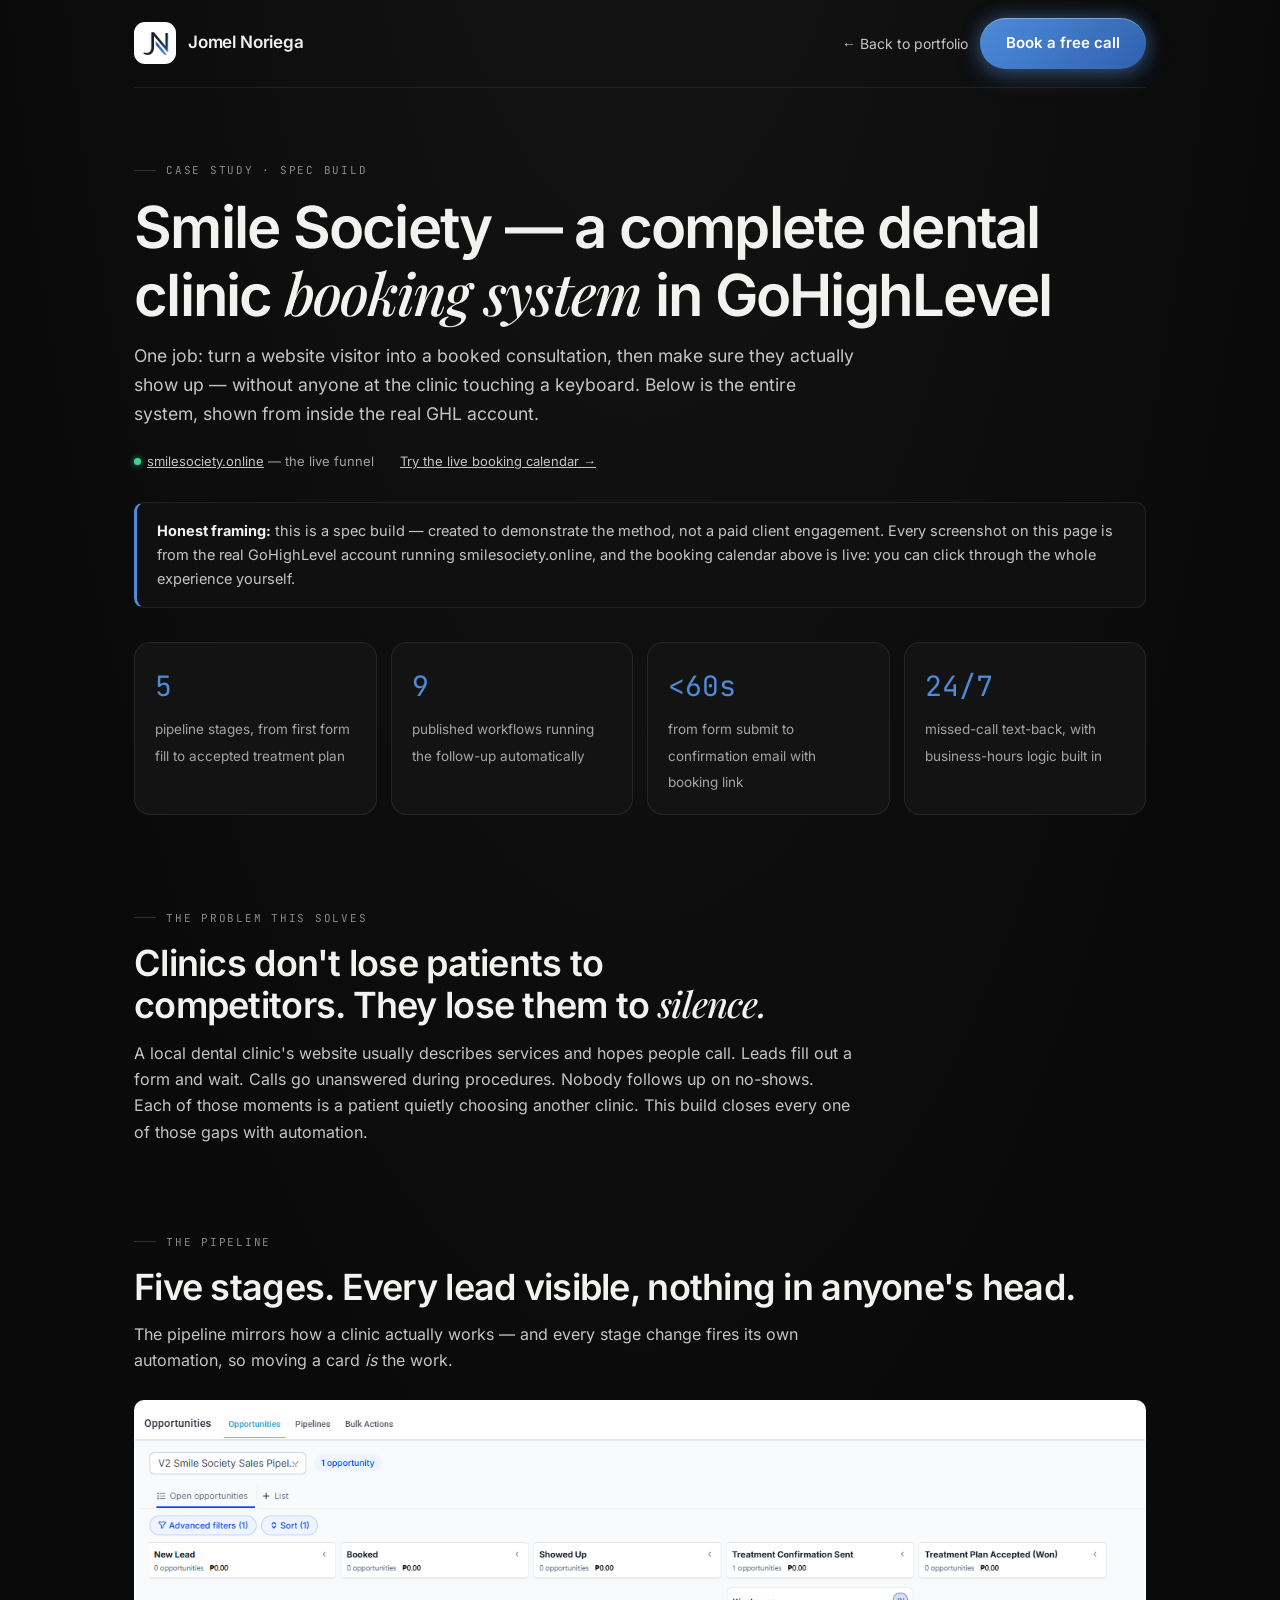
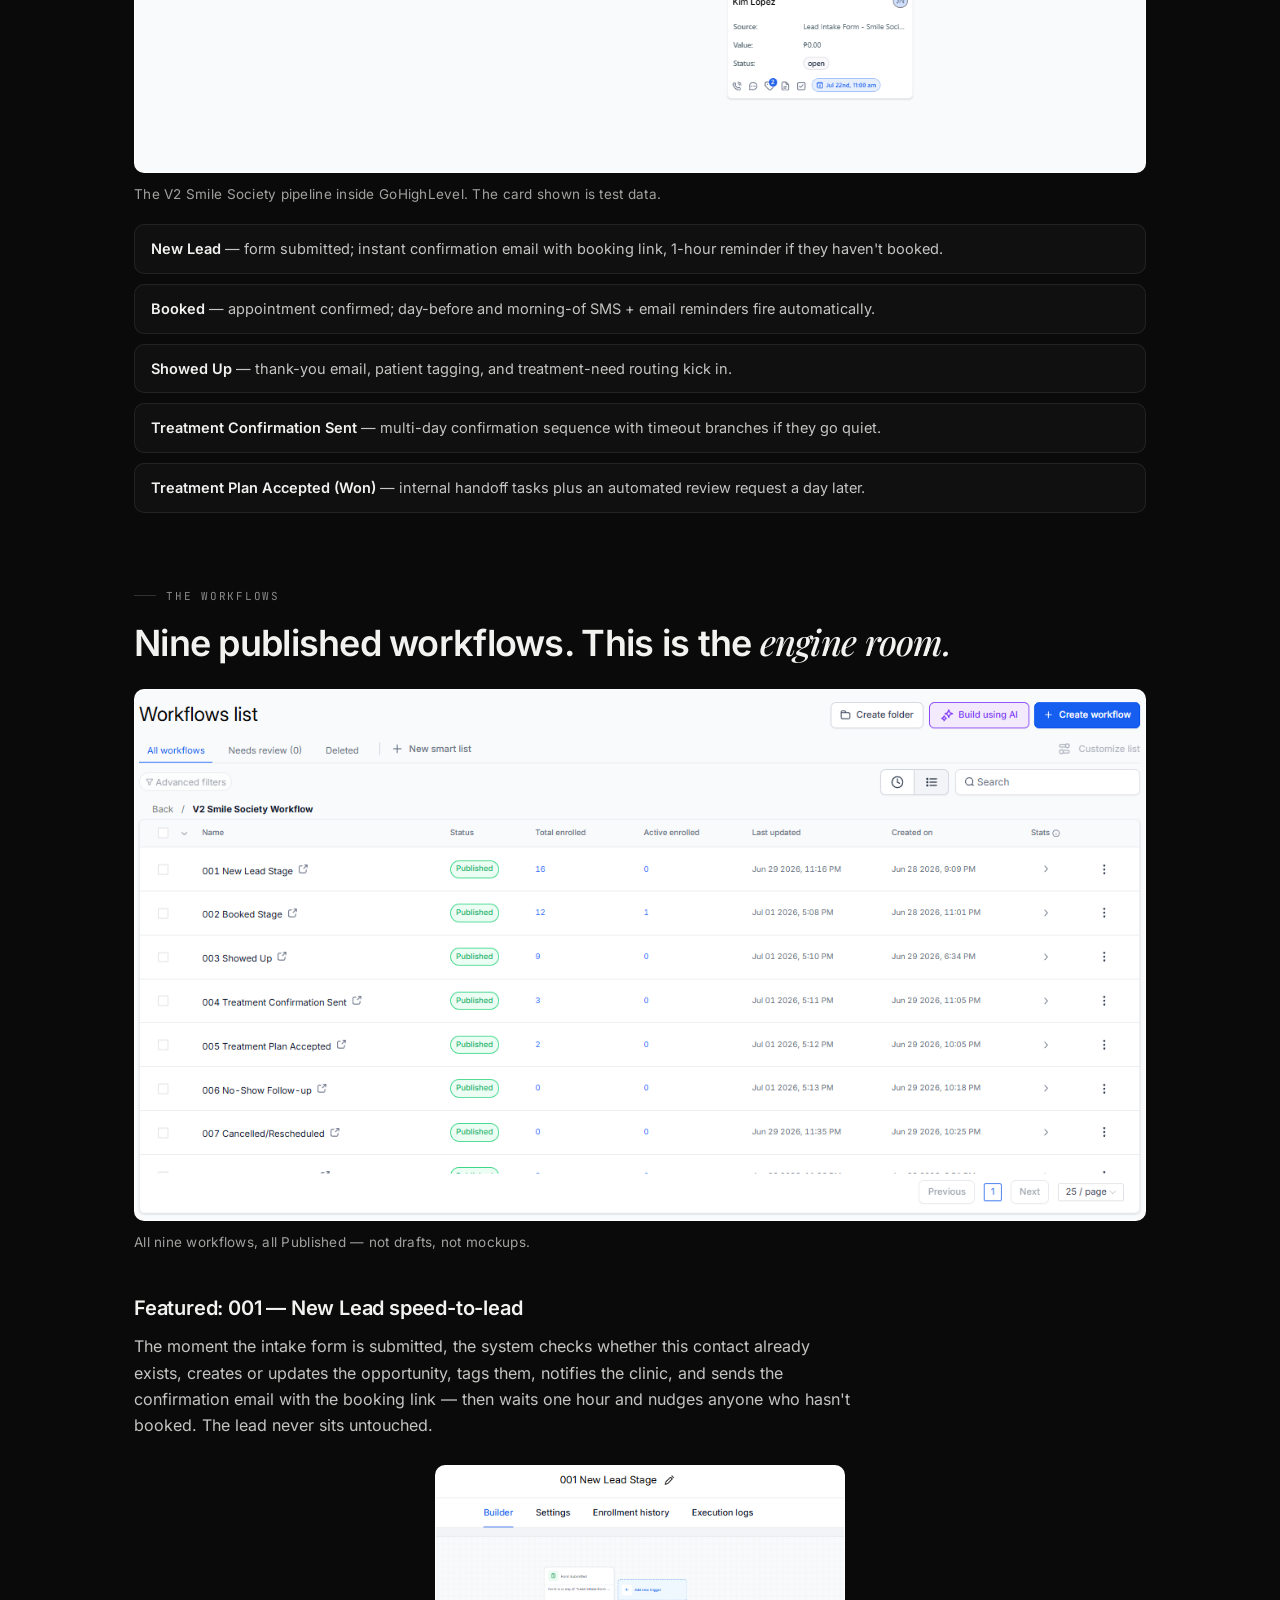
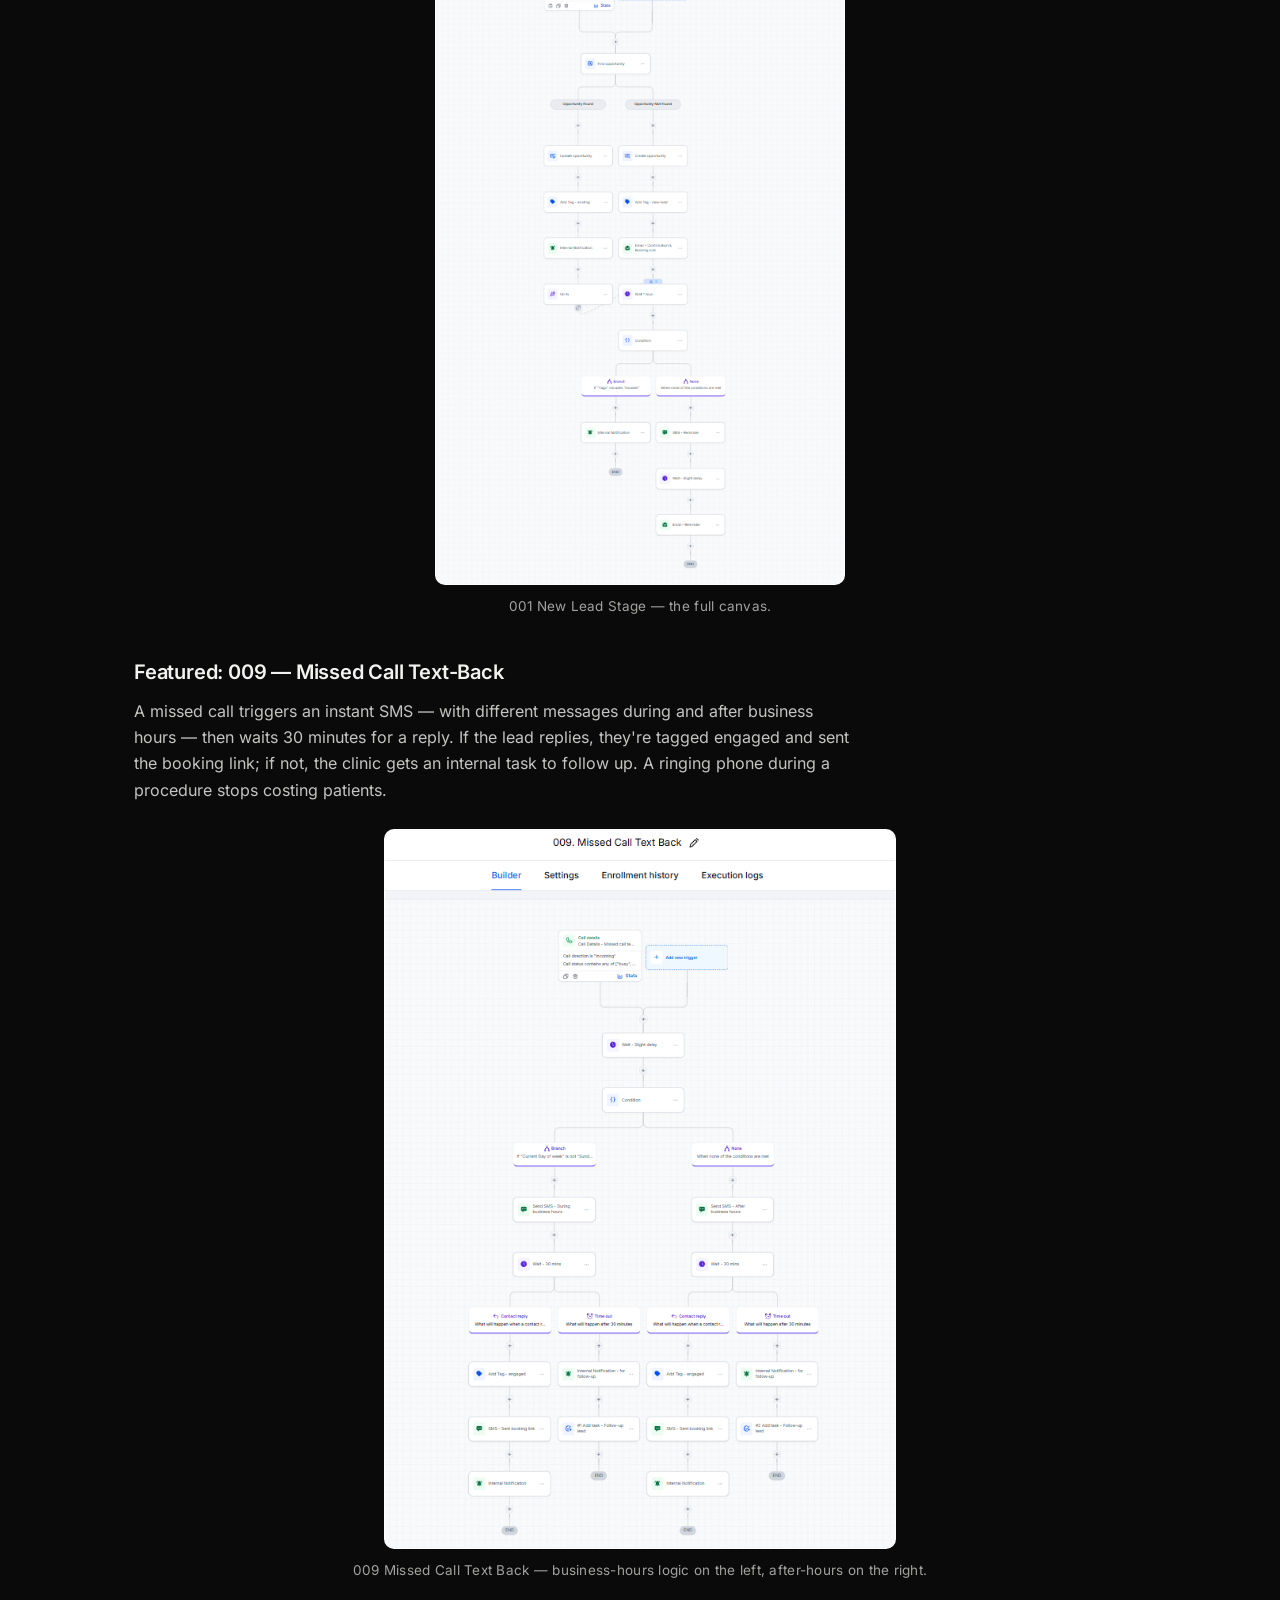
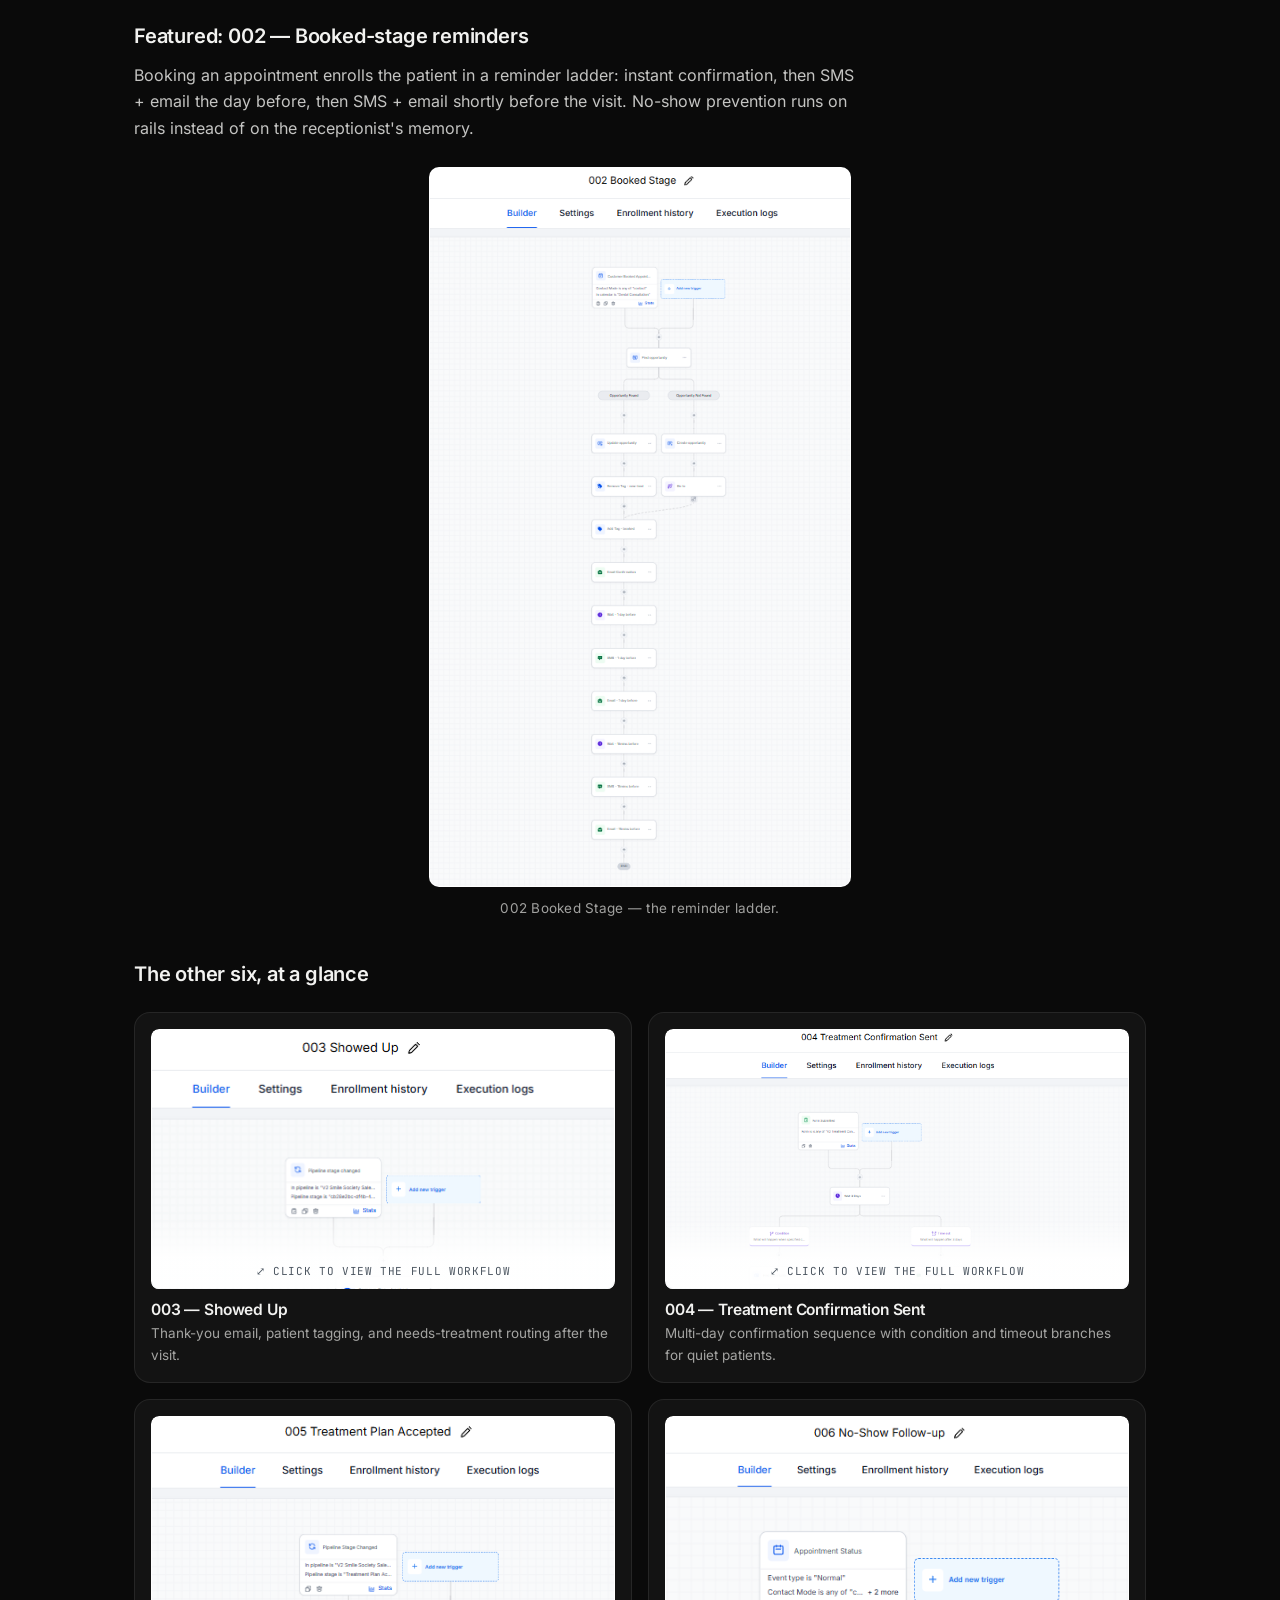
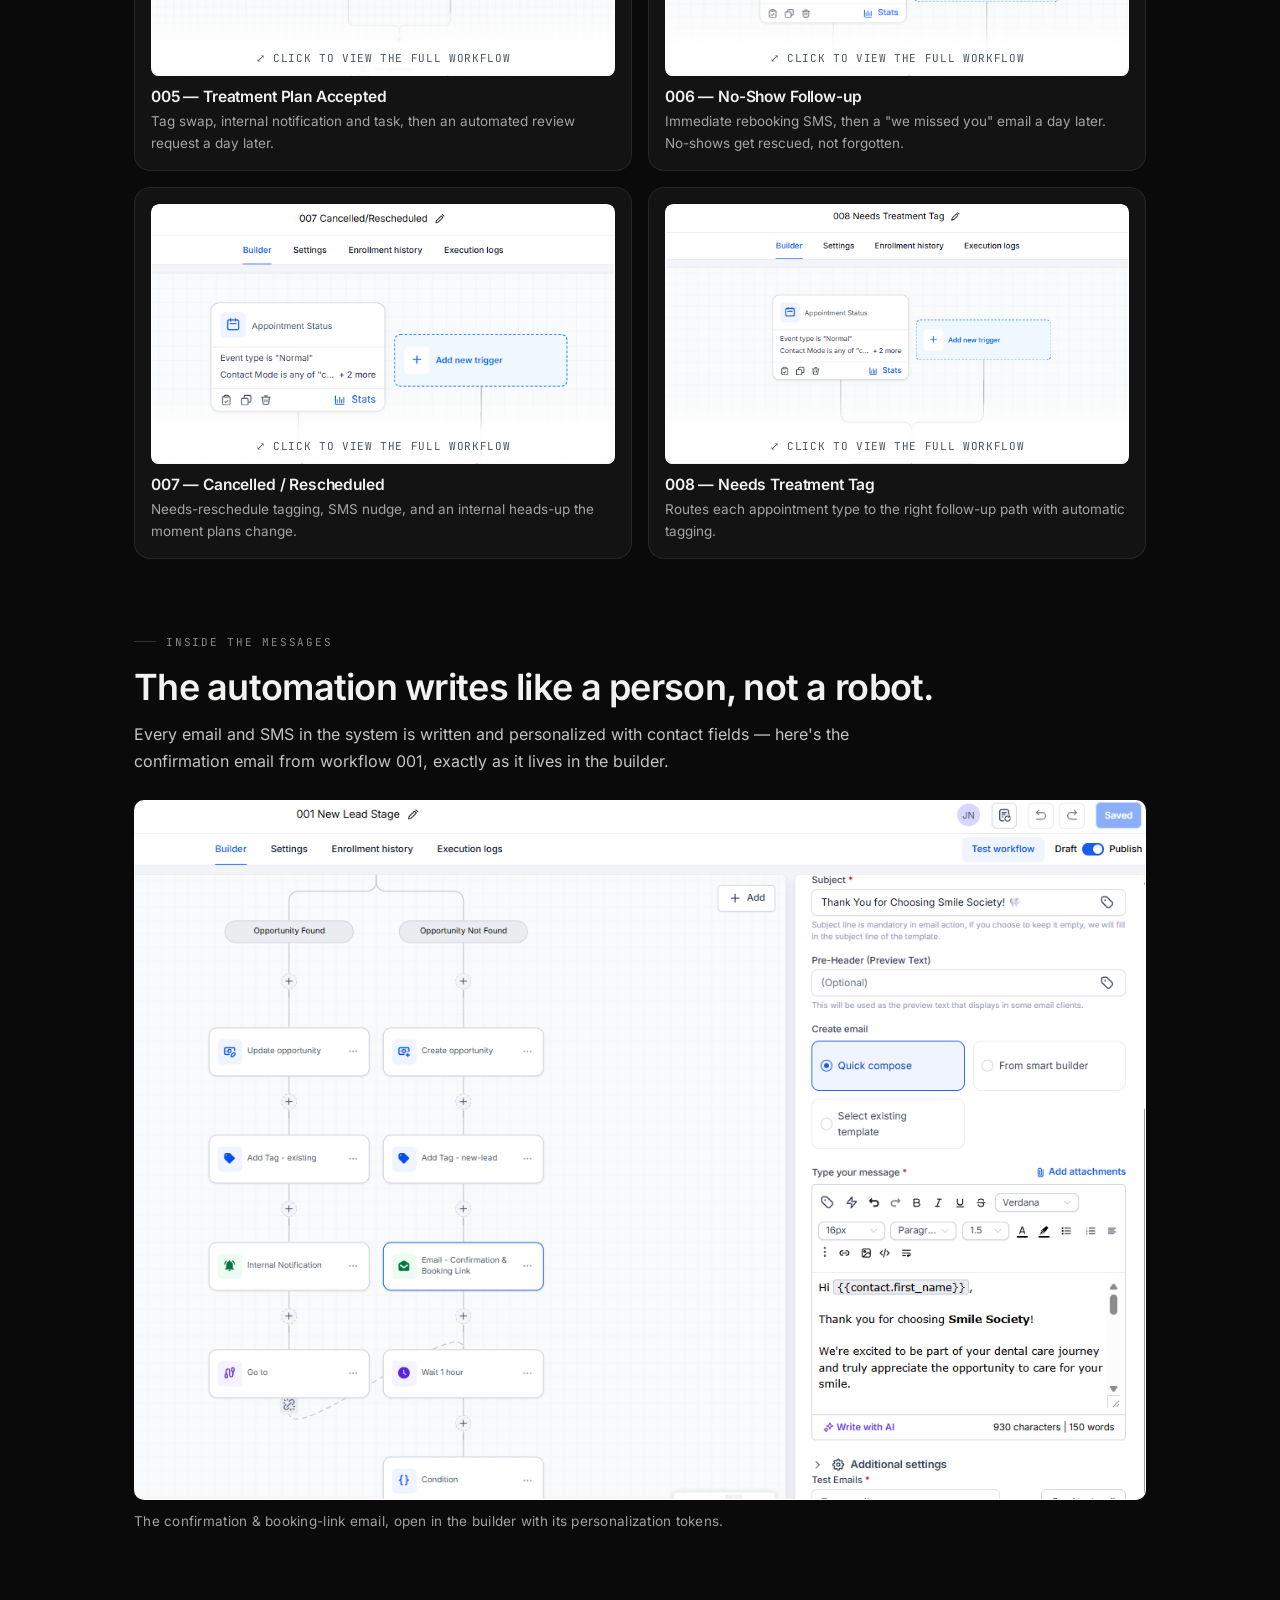
<file: smile-society.html>
<!DOCTYPE html>
<html lang="en">
<head>
<!-- Google Tag Manager -->
<script>(function(w,d,s,l,i){w[l]=w[l]||[];w[l].push({'gtm.start':
new Date().getTime(),event:'gtm.js'});var f=d.getElementsByTagName(s)[0],
j=d.createElement(s),dl=l!='dataLayer'?'&l='+l:'';j.async=true;j.src=
'https://www.googletagmanager.com/gtm.js?id='+i+dl;f.parentNode.insertBefore(j,f);
})(window,document,'script','dataLayer','GTM-WV2FDGP7');</script>
<!-- End Google Tag Manager -->
<meta charset="UTF-8">
<meta name="viewport" content="width=device-width, initial-scale=1.0">
<title>Smile Society Case Study — Jomel Noriega, GoHighLevel Automation Specialist</title>
<meta name="description" content="Inside a complete GoHighLevel build: a 5-stage pipeline and 9 published workflows that turn a dental clinic's visitors into booked consultations automatically. Real screenshots from the real account.">
<link rel="icon" type="image/png" href="favicon.png">
<link rel="canonical" href="https://jomelnoriega.com/smile-society.html">
<meta name="theme-color" content="#0a0a0a">
<meta name="color-scheme" content="dark">
<meta property="og:type" content="article">
<meta property="og:url" content="https://jomelnoriega.com/smile-society.html">
<meta property="og:title" content="Smile Society Case Study — a complete GoHighLevel booking system">
<meta property="og:description" content="5-stage pipeline, 9 published workflows, instant follow-up. Real screenshots from the real GHL account behind smilesociety.online.">
<meta property="og:image" content="https://jomelnoriega.com/og-image.png">
<meta name="twitter:card" content="summary_large_image">
<meta name="twitter:title" content="Smile Society Case Study — a complete GoHighLevel booking system">
<meta name="twitter:description" content="5-stage pipeline, 9 published workflows, instant follow-up. Real screenshots from the real GHL account behind smilesociety.online.">
<meta name="twitter:image" content="https://jomelnoriega.com/og-image.png">
<script>document.documentElement.classList.add('js');</script>
<script type="application/ld+json">
{
  "@context": "https://schema.org",
  "@type": "Article",
  "headline": "Smile Society — a complete dental clinic booking system in GoHighLevel",
  "description": "Inside a complete GoHighLevel build: a 5-stage pipeline and 9 published workflows that turn a dental clinic's visitors into booked consultations automatically.",
  "author": { "@type": "Person", "name": "Jomel Noriega" },
  "datePublished": "2026-07-07",
  "image": "https://jomelnoriega.com/og-image.png",
  "mainEntityOfPage": "https://jomelnoriega.com/smile-society.html"
}
</script>
<link rel="preload" href="fonts/inter-var.woff2" as="font" type="font/woff2" crossorigin>
<link rel="preload" href="fonts/playfair-italic-var.woff2" as="font" type="font/woff2" crossorigin>
<link rel="preload" href="fonts/jetbrains-mono.woff2" as="font" type="font/woff2" crossorigin>
<style>
  @font-face{font-family:'Inter';src:url('fonts/inter-var.woff2') format('woff2');font-weight:400 700;font-style:normal;font-display:swap;}
  @font-face{font-family:'Playfair Display';src:url('fonts/playfair-italic-var.woff2') format('woff2');font-weight:400 600;font-style:italic;font-display:swap;}
  @font-face{font-family:'JetBrains Mono';src:url('fonts/jetbrains-mono.woff2') format('woff2');font-weight:400 500;font-style:normal;font-display:swap;}
  :root{
    color-scheme:dark;
    --ink:#0a0a0a;
    --ink-soft:#101010;
    --panel:#131313;
    --line: rgba(255,255,255,0.08);
    --line-strong: rgba(255,255,255,0.16);
    --paper:#f2f2f0;
    --paper-dim: rgba(242,242,240,0.8);
    --paper-faint: rgba(242,242,240,0.65);
    --teal:#4E8BD9;
    --teal-soft: rgba(78,139,217,0.14);
    --green:#3fd68f;
    --radius:16px;
    --shadow: 0 30px 90px rgba(0,0,0,0.5);
    --brand:#3365B3;
    --brand-hi:#4E8BD9;
    --brand-lo:#2F62B0;
    --brand-glow:78,139,217;
  }
  *{box-sizing:border-box;}
  html{scroll-behavior:smooth;}
  body{margin:0;position:relative;isolation:isolate;background:radial-gradient(ellipse 90% 45% at 50% -8%, rgba(255,255,255,0.05), transparent 60%),var(--ink);color:var(--paper);font-family:'Inter',sans-serif;font-size:16px;line-height:1.65;-webkit-font-smoothing:antialiased;overflow-x:hidden;}
  .site-shell{position:relative;z-index:1;}
  .serif{font-family:'Playfair Display', Georgia, serif;font-style:italic;font-weight:500;}
  h1,h2,h3{line-height:1.12;margin:0 0 14px;font-weight:600;color:var(--paper);}
  h1{font-size:clamp(34px,5.2vw,58px);letter-spacing:-0.03em;text-wrap:balance;}
  h2{font-size:clamp(24px,3.4vw,36px);letter-spacing:-0.02em;text-wrap:balance;}
  h3{font-size:18px;letter-spacing:-0.01em;}
  p{margin:0 0 14px;color:var(--paper-dim);}
  a{color:var(--teal);}
  .wrap{max-width:1060px;margin:0 auto;padding:0 24px;}
  .mono{font-family:'JetBrains Mono',monospace;}
  .tag{display:inline-flex;align-items:center;gap:10px;font-family:'JetBrains Mono',monospace;font-size:11px;letter-spacing:.16em;text-transform:uppercase;color:#8a8a8a;margin-bottom:16px;}
  .tag::before{content:"";width:22px;height:1px;background:var(--line-strong);}
  .section-pad{padding:64px 0;}
  .topbar{display:flex;align-items:center;justify-content:space-between;padding:18px 0;border-bottom:1px solid var(--line);}
  .logo{display:inline-flex;align-items:center;gap:12px;text-decoration:none;}
  .logo .chip{display:inline-flex;align-items:center;justify-content:center;width:42px;height:42px;background:#fff;border-radius:11px;flex-shrink:0;}
  .logo .chip img{width:29px;height:29px;object-fit:contain;}
  .logo .name{font-weight:600;font-size:17px;color:var(--paper);letter-spacing:-0.01em;white-space:nowrap;line-height:1;margin-top:-2px;}
  .btn{display:inline-flex;align-items:center;justify-content:center;padding:13px 26px;border-radius:999px;font-family:'Inter',sans-serif;font-weight:600;text-decoration:none;font-size:15px;position:relative;isolation:isolate;transition:transform .25s ease, background .25s ease, box-shadow .25s ease, border-color .25s ease;}
  .btn-primary{
    background:linear-gradient(135deg, var(--brand-hi) 0%, var(--brand-lo) 100%);
    color:#ffffff;
    box-shadow:
      inset 0 1px 0 rgba(255,255,255,0.3),
      0 0 18px rgba(var(--brand-glow),0.4),
      0 6px 26px rgba(var(--brand-glow),0.32);
  }
  .btn-primary:hover{
    transform:translateY(-2px);
    background:linear-gradient(135deg, #5C97E2 0%, var(--brand) 100%);
    box-shadow:
      inset 0 1px 0 rgba(255,255,255,0.35),
      0 0 30px rgba(var(--brand-glow),0.65),
      0 0 80px rgba(var(--brand-glow),0.3),
      0 14px 44px rgba(var(--brand-glow),0.35);
  }
  .btn-ghost{border:1px solid var(--line-strong);color:var(--paper);}
  .btn-ghost:hover{border-color:rgba(var(--brand-glow),0.65);background:rgba(var(--brand-glow),0.07);}
  /* pointer-tracking border glow (same effect as the homepage cards) */
  .stat, .wf-card{position:relative;}
  .glow-border{pointer-events:none;position:absolute;inset:0;border-radius:inherit;--start:0;--active:0;}
  .glow-border::after,
  .glow-border::before{
    content:"";
    position:absolute;
    inset:0;
    border-radius:inherit;
    border:2px solid transparent;
    background:
      radial-gradient(circle, #4E8BD9 10%, transparent 20%),
      radial-gradient(circle at 40% 40%, #5EB4D6 5%, transparent 15%),
      radial-gradient(circle at 60% 60%, #8B7AD8 10%, transparent 20%),
      radial-gradient(circle at 40% 60%, #7BB1F0 10%, transparent 20%),
      repeating-conic-gradient(from 236.84deg at 50% 50%, #4E8BD9 0%, #5EB4D6 5%, #8B7AD8 10%, #7BB1F0 15%, #4E8BD9 20%);
    background-attachment:fixed;
    opacity:calc(var(--active) * 0.55);
    transition:opacity .3s ease;
    -webkit-mask-clip:padding-box, border-box;
    mask-clip:padding-box, border-box;
    -webkit-mask-composite:source-in;
    mask-composite:intersect;
    -webkit-mask-image:linear-gradient(#0000, #0000),conic-gradient(from calc((var(--start) - 55) * 1deg), #00000000 0deg, #fff, #00000000 110deg);
    mask-image:linear-gradient(#0000, #0000),conic-gradient(from calc((var(--start) - 55) * 1deg), #00000000 0deg, #fff, #00000000 110deg);
  }
  /* blurred duplicate of the ring = soft halo bloom around the bright segment */
  .glow-border::before{
    filter:blur(10px);
    opacity:calc(var(--active) * 0.4);
  }
  .meta-row{display:flex;flex-wrap:wrap;gap:12px 26px;align-items:center;margin-top:22px;font-size:13px;color:var(--paper-faint);}
  .meta-row a{color:var(--paper-dim);}
  .live-dot{display:inline-block;width:7px;height:7px;border-radius:50%;background:var(--green);box-shadow:0 0 6px rgba(63,214,143,.8);margin-right:6px;vertical-align:1px;}
  .disclosure{background:var(--ink-soft);border:1px solid var(--line);border-left:3px solid var(--teal);border-radius:10px;padding:16px 20px;margin-top:30px;font-size:14.5px;color:var(--paper-dim);}
  .stats{display:grid;grid-template-columns:repeat(auto-fit,minmax(180px,1fr));gap:14px;margin-top:34px;}
  .stat{background:var(--panel);border:1px solid var(--line);border-radius:var(--radius);padding:20px;}
  .stat .num{font-family:'JetBrains Mono',monospace;font-size:28px;color:var(--brand-hi);display:block;margin-bottom:6px;}
  .stat .lbl{font-size:13.5px;color:var(--paper-faint);}
  figure{margin:26px 0 8px;}
  figure img{width:100%;height:auto;display:block;border-radius:10px;border:1px solid var(--line-strong);background:#fff;}
  figcaption{font-size:13.5px;color:var(--paper-faint);margin-top:10px;letter-spacing:.02em;}
  /* featured workflow canvases are tall portrait screenshots — show at natural size, capped */
  .wf-feature figure img{
    width:auto;
    max-width:100%;
    max-height:720px;
    margin:0 auto;
  }
  .wf-feature figcaption{text-align:center;}
  .stage-list{list-style:none;padding:0;margin:18px 0 0;display:grid;gap:10px;}
  .stage-list li{background:var(--ink-soft);border:1px solid var(--line);border-radius:10px;padding:12px 16px;font-size:14.5px;color:var(--paper-dim);}
  .stage-list li b{color:var(--paper);font-weight:600;}
  .wf-feature{margin-top:44px;}
  .wf-grid{display:grid;grid-template-columns:repeat(auto-fit,minmax(min(100%,360px),1fr));gap:16px;margin-top:26px;}
  .wf-card{background:var(--panel);border:1px solid var(--line);border-radius:var(--radius);padding:16px;}
  .wf-card img{width:100%;height:auto;border-radius:8px;border:1px solid var(--line);background:#fff;}
  /* click-to-expand window for the six-workflow grid */
  .wf-shot{
    display:block;
    width:100%;
    padding:0;
    border:none;
    background:none;
    border-radius:8px;
    cursor:zoom-in;
    overflow:hidden;
    position:relative;
    max-height:260px;
    transition:max-height .35s ease;
  }
  .wf-shot::after{
    content:"⤢ Click to view the full workflow";
    position:absolute;
    left:1px; right:1px; bottom:1px;
    padding:44px 0 10px;
    text-align:center;
    font-family:'JetBrains Mono', monospace;
    font-size:11px;
    letter-spacing:.06em;
    text-transform:uppercase;
    color:#4b5560;
    background:linear-gradient(to bottom, rgba(255,255,255,0), rgba(255,255,255,0.94) 55%);
    border-radius:0 0 8px 8px;
    pointer-events:none;
  }
  .wf-shot.open{
    max-height:1100px;
    cursor:zoom-out;
  }
  .wf-shot.open::after{
    content:"⤡ Collapse";
    padding:26px 0 8px;
  }
  .wf-shot:focus-visible{outline:2px solid var(--teal); outline-offset:3px;}
  /* ===== Motion layer (same system as the homepage) ===== */
  @keyframes rise-in{
    from{opacity:0; transform:translateY(18px);}
    to{opacity:1; transform:translateY(0);}
  }
  @keyframes btn-shine{
    to{transform:translateX(340%) skewX(-18deg);}
  }
  /* header entrance cascade — tag, title, intro, links, disclosure, then each stat */
  .js .case-hero > *{animation:rise-in .7s cubic-bezier(.22,.65,.3,1) backwards;}
  .js .case-hero > :nth-child(1){animation-delay:.05s;}
  .js .case-hero > :nth-child(2){animation-delay:.14s;}
  .js .case-hero > :nth-child(3){animation-delay:.23s;}
  .js .case-hero > :nth-child(4){animation-delay:.32s;}
  .js .case-hero > :nth-child(5){animation-delay:.41s;}
  .js .case-hero > :nth-child(6){animation-delay:.5s;}
  .js .case-hero > :nth-child(7){animation-delay:.6s;}
  .js .case-hero .stats{animation:none;}
  .js .case-hero .stats .stat{animation:rise-in .7s cubic-bezier(.22,.65,.3,1) backwards;}
  .js .case-hero .stats .stat:nth-child(1){animation-delay:.52s;}
  .js .case-hero .stats .stat:nth-child(2){animation-delay:.6s;}
  .js .case-hero .stats .stat:nth-child(3){animation-delay:.68s;}
  .js .case-hero .stats .stat:nth-child(4){animation-delay:.76s;}
  /* reveal on scroll — hidden only when JS is present to reveal it */
  .js .reveal{opacity:0; transform:translateY(18px); transition:opacity .6s ease, transform .6s ease;}
  .js .reveal.in{opacity:1; transform:translateY(0);}
  /* cards & pipeline stages stagger in when their section reveals */
  .js .reveal:not(.in) :is(.wf-card,.stage-list li){opacity:0;}
  .js .reveal.in :is(.wf-card,.stage-list li){animation:rise-in .6s cubic-bezier(.22,.65,.3,1) backwards;}
  .js .reveal.in :is(.wf-card,.stage-list li):nth-child(1){animation-delay:.1s;}
  .js .reveal.in :is(.wf-card,.stage-list li):nth-child(2){animation-delay:.19s;}
  .js .reveal.in :is(.wf-card,.stage-list li):nth-child(3){animation-delay:.28s;}
  .js .reveal.in :is(.wf-card,.stage-list li):nth-child(4){animation-delay:.37s;}
  .js .reveal.in :is(.wf-card,.stage-list li):nth-child(5){animation-delay:.46s;}
  .js .reveal.in :is(.wf-card,.stage-list li):nth-child(6){animation-delay:.55s;}
  @media (hover:hover) and (pointer:fine){
    /* hover lift on stat and workflow cards */
    .stat,.wf-card{transition:transform .25s ease;}
    .stat:hover,.wf-card:hover{transform:translateY(-3px);}
    /* light sweep across primary buttons on hover */
    .btn-primary{overflow:hidden;}
    .btn-primary::after{
      content:""; position:absolute; top:-2px; bottom:-2px; left:0; width:55%;
      background:linear-gradient(105deg, transparent 15%, rgba(255,255,255,0.32) 50%, transparent 85%);
      transform:translateX(-180%) skewX(-18deg);
      pointer-events:none;
    }
    .btn-primary:hover::after{animation:btn-shine .65s ease .04s;}
  }
  @media (prefers-reduced-motion: reduce){
    .wf-shot{transition:none;}
    html{scroll-behavior:auto;}
    .js .case-hero > *,.js .case-hero .stats .stat{animation:none;}
    .js .reveal{opacity:1; transform:none; transition:none;}
    .js .reveal:not(.in) :is(.wf-card,.stage-list li){opacity:1;}
    .js .reveal.in :is(.wf-card,.stage-list li){animation:none;}
    .stat:hover,.wf-card:hover{transform:none;}
    .btn-primary::after{display:none;}
  }
  .wf-card h3{font-size:15.5px;margin:12px 0 4px;}
  .wf-card p{font-size:13.5px;margin:0;color:var(--paper-faint);}
  .cta-band{background:var(--ink-soft);border-top:1px solid var(--line);border-bottom:1px solid var(--line);text-align:center;padding:56px 0;}
  footer{padding:26px 0;text-align:center;font-size:13px;color:var(--paper-faint);}
  @media (max-width:760px){
    .btn{transition:transform .2s ease, background .2s ease, border-color .2s ease;}
    .btn-primary,
    .btn-primary:hover{box-shadow:inset 0 1px 0 rgba(255,255,255,0.24);}
  }
  @media (max-width:640px){ .topbar .btn{display:none;} }
  @media (hover:none), (pointer:coarse){
    .glow-border{display:none!important;}
  }
</style>
</head>
<body>
<!-- Google Tag Manager (noscript) -->
<noscript><iframe src="https://www.googletagmanager.com/ns.html?id=GTM-WV2FDGP7"
height="0" width="0" style="display:none;visibility:hidden"></iframe></noscript>
<!-- End Google Tag Manager (noscript) -->
<div class="site-shell">
<div class="wrap">
  <div class="topbar">
    <a class="logo" href="index.html">
      <span class="chip"><img src="jn-monogram.png" alt="JN monogram"></span>
      <span class="name">Jomel Noriega</span>
    </a>
    <div style="display:flex;gap:12px;align-items:center;">
      <a href="index.html" style="font-size:14px;color:var(--paper-dim);text-decoration:none;">&larr; Back to portfolio</a>
      <a href="index.html#contact" class="btn btn-primary">Book a free call</a>
    </div>
  </div>
</div>

<header class="section-pad">
  <div class="wrap case-hero">
    <span class="tag">Case study &middot; spec build</span>
    <h1>Smile Society — a complete dental clinic <span class="serif">booking system</span> in GoHighLevel</h1>
    <p style="max-width:720px;font-size:17.5px;">One job: turn a website visitor into a booked consultation, then make sure they actually show up — without anyone at the clinic touching a keyboard. Below is the entire system, shown from inside the real GHL account.</p>
    <div class="meta-row">
      <span><span class="live-dot"></span><a href="https://smilesociety.online" target="_blank" rel="noopener">smilesociety.online</a> — the live funnel</span>
      <span><a href="https://links.smilesociety.online/widget/booking/pJ2ZJv8HN16FnOGJM2Vm" target="_blank" rel="noopener">Try the live booking calendar &rarr;</a></span>
    </div>
    <div class="disclosure">
      <b style="color:var(--paper);">Honest framing:</b> this is a spec build — created to demonstrate the method, not a paid client engagement. Every screenshot on this page is from the real GoHighLevel account running smilesociety.online, and the booking calendar above is live: you can click through the whole experience yourself.
    </div>
    <div class="stats">
      <div class="stat"><span class="num">5</span><span class="lbl">pipeline stages, from first form fill to accepted treatment plan</span></div>
      <div class="stat"><span class="num">9</span><span class="lbl">published workflows running the follow-up automatically</span></div>
      <div class="stat"><span class="num">&lt;60s</span><span class="lbl">from form submit to confirmation email with booking link</span></div>
      <div class="stat"><span class="num">24/7</span><span class="lbl">missed-call text-back, with business-hours logic built in</span></div>
    </div>
  </div>
</header>

<section class="section-pad" style="padding-top:20px;">
  <div class="wrap reveal">
    <span class="tag">The problem this solves</span>
    <h2>Clinics don't lose patients to competitors. They lose them to <span class="serif">silence.</span></h2>
    <p style="max-width:720px;">A local dental clinic's website usually describes services and hopes people call. Leads fill out a form and wait. Calls go unanswered during procedures. Nobody follows up on no-shows. Each of those moments is a patient quietly choosing another clinic. This build closes every one of those gaps with automation.</p>
  </div>
</section>

<section class="section-pad" style="padding-top:0;">
  <div class="wrap reveal">
    <span class="tag">The pipeline</span>
    <h2>Five stages. Every lead visible, nothing in anyone's head.</h2>
    <p style="max-width:720px;">The pipeline mirrors how a clinic actually works — and every stage change fires its own automation, so moving a card <i>is</i> the work.</p>
    <figure>
      <img loading="lazy" src="case-assets/ss-pipeline.png" alt="GoHighLevel Opportunities view showing the five-stage Smile Society sales pipeline: New Lead, Booked, Showed Up, Treatment Confirmation Sent, and Treatment Plan Accepted (Won), with a test opportunity card in the Treatment Confirmation Sent stage">
      <figcaption>The V2 Smile Society pipeline inside GoHighLevel. The card shown is test data.</figcaption>
    </figure>
    <ul class="stage-list">
      <li><b>New Lead</b> — form submitted; instant confirmation email with booking link, 1-hour reminder if they haven't booked.</li>
      <li><b>Booked</b> — appointment confirmed; day-before and morning-of SMS + email reminders fire automatically.</li>
      <li><b>Showed Up</b> — thank-you email, patient tagging, and treatment-need routing kick in.</li>
      <li><b>Treatment Confirmation Sent</b> — multi-day confirmation sequence with timeout branches if they go quiet.</li>
      <li><b>Treatment Plan Accepted (Won)</b> — internal handoff tasks plus an automated review request a day later.</li>
    </ul>
  </div>
</section>

<section class="section-pad" style="padding-top:0;">
  <div class="wrap reveal">
    <span class="tag">The workflows</span>
    <h2>Nine published workflows. This is the <span class="serif">engine room.</span></h2>
    <figure>
      <img loading="lazy" src="case-assets/ss-workflows-list.png" width="1240" height="650" alt="GoHighLevel workflows list showing nine Smile Society workflows, every one with a green Published status badge">
      <figcaption>All nine workflows, all Published — not drafts, not mockups.</figcaption>
    </figure>

    <div class="wf-feature">
      <h3 style="font-size:20px;">Featured: 001 — New Lead speed-to-lead</h3>
      <p style="max-width:720px;">The moment the intake form is submitted, the system checks whether this contact already exists, creates or updates the opportunity, tags them, notifies the clinic, and sends the confirmation email with the booking link — then waits one hour and nudges anyone who hasn't booked. The lead never sits untouched.</p>
      <figure><img loading="lazy" src="case-assets/ss-wf-001.png" alt="Workflow canvas for 001 New Lead Stage: form-submitted trigger branching through find-opportunity, update or create opportunity, tagging, internal notification, confirmation email with booking link, one-hour wait, and reminder branches"><figcaption>001 New Lead Stage — the full canvas.</figcaption></figure>
    </div>

    <div class="wf-feature">
      <h3 style="font-size:20px;">Featured: 009 — Missed Call Text-Back</h3>
      <p style="max-width:720px;">A missed call triggers an instant SMS — with different messages during and after business hours — then waits 30 minutes for a reply. If the lead replies, they're tagged engaged and sent the booking link; if not, the clinic gets an internal task to follow up. A ringing phone during a procedure stops costing patients.</p>
      <figure><img loading="lazy" src="case-assets/ss-wf-009.png" alt="Workflow canvas for 009 Missed Call Text Back: incoming missed-call trigger, business-hours condition, branch-specific SMS, 30-minute reply window, engaged tagging with booking link on reply, and internal follow-up task on timeout"><figcaption>009 Missed Call Text Back — business-hours logic on the left, after-hours on the right.</figcaption></figure>
    </div>

    <div class="wf-feature">
      <h3 style="font-size:20px;">Featured: 002 — Booked-stage reminders</h3>
      <p style="max-width:720px;">Booking an appointment enrolls the patient in a reminder ladder: instant confirmation, then SMS + email the day before, then SMS + email shortly before the visit. No-show prevention runs on rails instead of on the receptionist's memory.</p>
      <figure><img loading="lazy" src="case-assets/ss-wf-002.png" alt="Workflow canvas for 002 Booked Stage: appointment-booked trigger, opportunity update, tagging, confirmation email, then timed waits with day-before and pre-appointment SMS and email reminders"><figcaption>002 Booked Stage — the reminder ladder.</figcaption></figure>
    </div>

    <h3 style="font-size:20px;margin-top:44px;">The other six, at a glance</h3>
    <div class="wf-grid">
      <div class="wf-card"><img loading="lazy" src="case-assets/ss-wf-003.png" alt="Workflow canvas for 003 Showed Up"><h3>003 — Showed Up</h3><p>Thank-you email, patient tagging, and needs-treatment routing after the visit.</p></div>
      <div class="wf-card"><img loading="lazy" src="case-assets/ss-wf-004.png" alt="Workflow canvas for 004 Treatment Confirmation Sent"><h3>004 — Treatment Confirmation Sent</h3><p>Multi-day confirmation sequence with condition and timeout branches for quiet patients.</p></div>
      <div class="wf-card"><img loading="lazy" src="case-assets/ss-wf-005.png" alt="Workflow canvas for 005 Treatment Plan Accepted"><h3>005 — Treatment Plan Accepted</h3><p>Tag swap, internal notification and task, then an automated review request a day later.</p></div>
      <div class="wf-card"><img loading="lazy" src="case-assets/ss-wf-006.png" alt="Workflow canvas for 006 No-Show Follow-up"><h3>006 — No-Show Follow-up</h3><p>Immediate rebooking SMS, then a "we missed you" email a day later. No-shows get rescued, not forgotten.</p></div>
      <div class="wf-card"><img loading="lazy" src="case-assets/ss-wf-007.png" alt="Workflow canvas for 007 Cancelled/Rescheduled"><h3>007 — Cancelled / Rescheduled</h3><p>Needs-reschedule tagging, SMS nudge, and an internal heads-up the moment plans change.</p></div>
      <div class="wf-card"><img loading="lazy" src="case-assets/ss-wf-008.png" alt="Workflow canvas for 008 Needs Treatment Tag"><h3>008 — Needs Treatment Tag</h3><p>Routes each appointment type to the right follow-up path with automatic tagging.</p></div>
    </div>
  </div>
</section>

<section class="section-pad" style="padding-top:0;">
  <div class="wrap reveal">
    <span class="tag">Inside the messages</span>
    <h2>The automation writes like a person, not a robot.</h2>
    <p style="max-width:720px;">Every email and SMS in the system is written and personalized with contact fields — here's the confirmation email from workflow 001, exactly as it lives in the builder.</p>
    <figure>
      <img loading="lazy" src="case-assets/ss-email-template.png" alt="GoHighLevel workflow builder showing the confirmation email editor: subject line 'Thank You for Choosing Smile Society!' and a personalized message using the contact first-name merge field">
      <figcaption>The confirmation &amp; booking-link email, open in the builder with its personalization tokens.</figcaption>
    </figure>
  </div>
</section>

<div class="cta-band">
  <div class="wrap reveal">
    <span class="tag">Want this for your business?</span>
    <h2 style="max-width:640px;margin-left:auto;margin-right:auto;">Same method. Your pipeline, your follow-up, your patients — or customers.</h2>
    <p style="max-width:560px;margin:0 auto 24px;">This structure adapts to any appointment-driven business: clinics, home services, agencies, coaches. We map yours on a free call.</p>
    <a href="index.html#contact" class="btn btn-primary">Book a free call &rarr;</a>
    <p style="margin-top:16px;font-size:13.5px;"><a href="https://links.smilesociety.online/widget/booking/pJ2ZJv8HN16FnOGJM2Vm" target="_blank" rel="noopener">Or test-drive the demo booking calendar first &rarr;</a></p>
  </div>
</div>

<footer>
  <div class="wrap reveal">© 2026 Jomel Noriega &middot; <a href="index.html" style="color:var(--paper-dim);">jomelnoriega.com</a></div>
</footer>

<script>
  // Scroll reveal (same system as the homepage)
  (function(){
    var reveals = document.querySelectorAll('.reveal');
    if('IntersectionObserver' in window){
      var io = new IntersectionObserver(function(entries){
        entries.forEach(function(e){ if(e.isIntersecting){ e.target.classList.add('in'); io.unobserve(e.target); } });
      }, {threshold:0.12});
      reveals.forEach(function(el){ io.observe(el); });
    } else {
      reveals.forEach(function(el){ el.classList.add('in'); });
    }
  })();
</script>
<script>
  // Six-workflow grid: collapse each canvas into a fixed window, expand on click
  document.querySelectorAll('.wf-grid .wf-card img').forEach(function(img){
    var btn = document.createElement('button');
    btn.className = 'wf-shot';
    btn.type = 'button';
    btn.setAttribute('aria-expanded', 'false');
    btn.setAttribute('aria-label', 'Expand full workflow screenshot');
    img.parentNode.insertBefore(btn, img);
    btn.appendChild(img);
    btn.addEventListener('click', function(){
      var open = btn.classList.toggle('open');
      btn.setAttribute('aria-expanded', String(open));
    });
  });
</script>
<script>
// Pointer-tracking border glow (same vanilla port as the homepage)
(function(){
  if(window.matchMedia('(prefers-reduced-motion: reduce)').matches) return;
  if(window.matchMedia('(hover: none), (pointer: coarse)').matches) return;
  var cards = Array.prototype.slice.call(document.querySelectorAll('.stat, .wf-card'));
  if(!cards.length) return;
  cards.forEach(function(el){
    var g = document.createElement('span');
    g.className = 'glow-border';
    g.setAttribute('aria-hidden', 'true');
    el.appendChild(g);
    el.__glow = g;
    el.__angle = 0;
  });
  var PROXIMITY = 72, INACTIVE_ZONE = 0.55;
  var px = 0, py = 0, queued = false, ticking = false;
  function update(){
    queued = false;
    var anyAnimating = false;
    cards.forEach(function(el){
      var r = el.getBoundingClientRect();
      if(!r.width || r.bottom < -PROXIMITY || r.top > innerHeight + PROXIMITY){
        el.__glow.style.setProperty('--active', '0');
        return;
      }
      var cx = r.left + r.width / 2, cy = r.top + r.height / 2;
      var inside = px > r.left - PROXIMITY && px < r.right + PROXIMITY &&
                   py > r.top - PROXIMITY && py < r.bottom + PROXIMITY;
      var dist = Math.hypot(px - cx, py - cy);
      var inactiveRadius = 0.5 * Math.min(r.width, r.height) * INACTIVE_ZONE;
      var active = inside && dist > inactiveRadius;
      el.__glow.style.setProperty('--active', active ? '1' : '0');
      if(!active) return;
      var target = (180 * Math.atan2(py - cy, px - cx)) / Math.PI + 90;
      var diff = ((target - el.__angle + 180) % 360) - 180;
      el.__target = el.__angle + diff;
      el.__animating = true;
      anyAnimating = true;
    });
    if(anyAnimating && !ticking){ ticking = true; requestAnimationFrame(tween); }
  }
  function tween(){
    var any = false;
    cards.forEach(function(el){
      if(!el.__animating) return;
      var d = el.__target - el.__angle;
      if(Math.abs(d) < 0.5){ el.__angle = el.__target; el.__animating = false; }
      else { el.__angle += d * 0.12; any = true; }
      el.__glow.style.setProperty('--start', String(el.__angle));
    });
    if(any){ requestAnimationFrame(tween); } else { ticking = false; }
  }
  function queue(){ if(!queued){ queued = true; requestAnimationFrame(update); } }
  document.body.addEventListener('pointermove', function(e){ px = e.clientX; py = e.clientY; queue(); }, {passive:true});
  window.addEventListener('scroll', queue, {passive:true});
})();
</script>
</div>
</body>
</html>
</file>
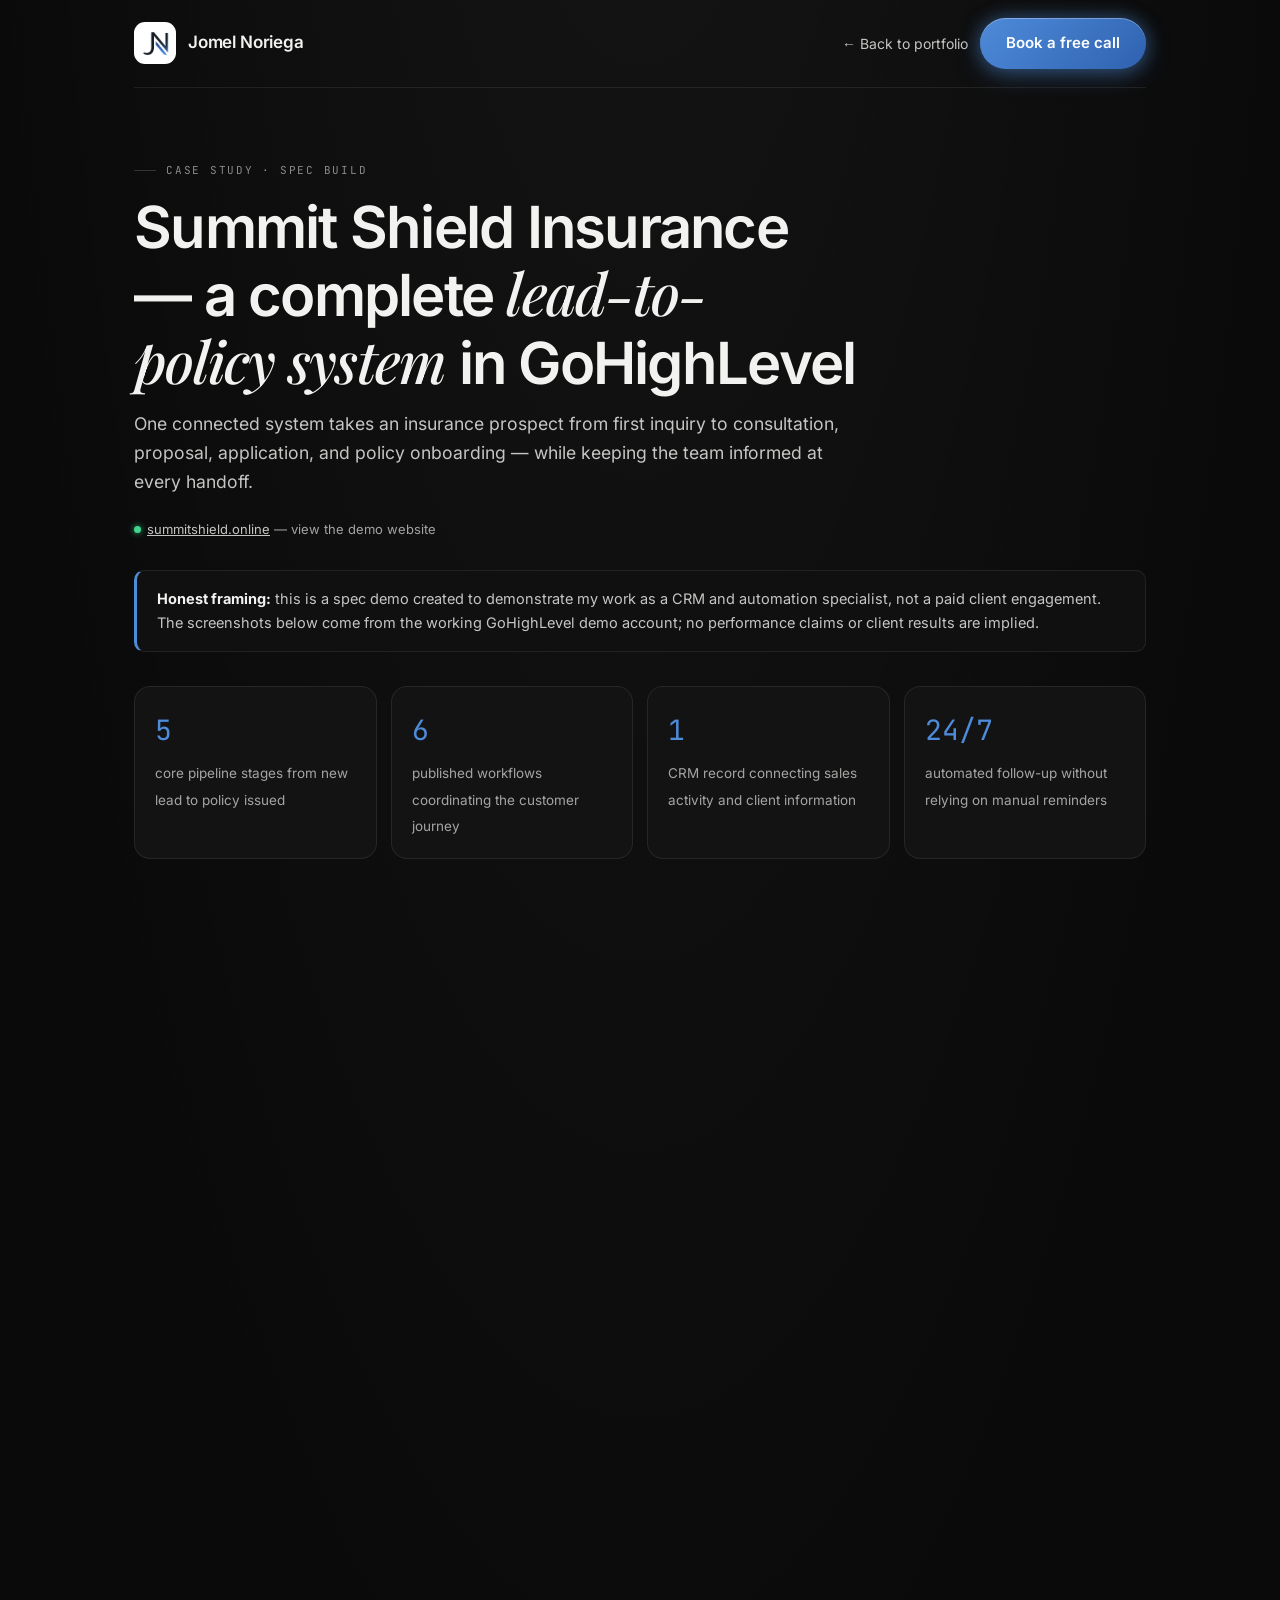
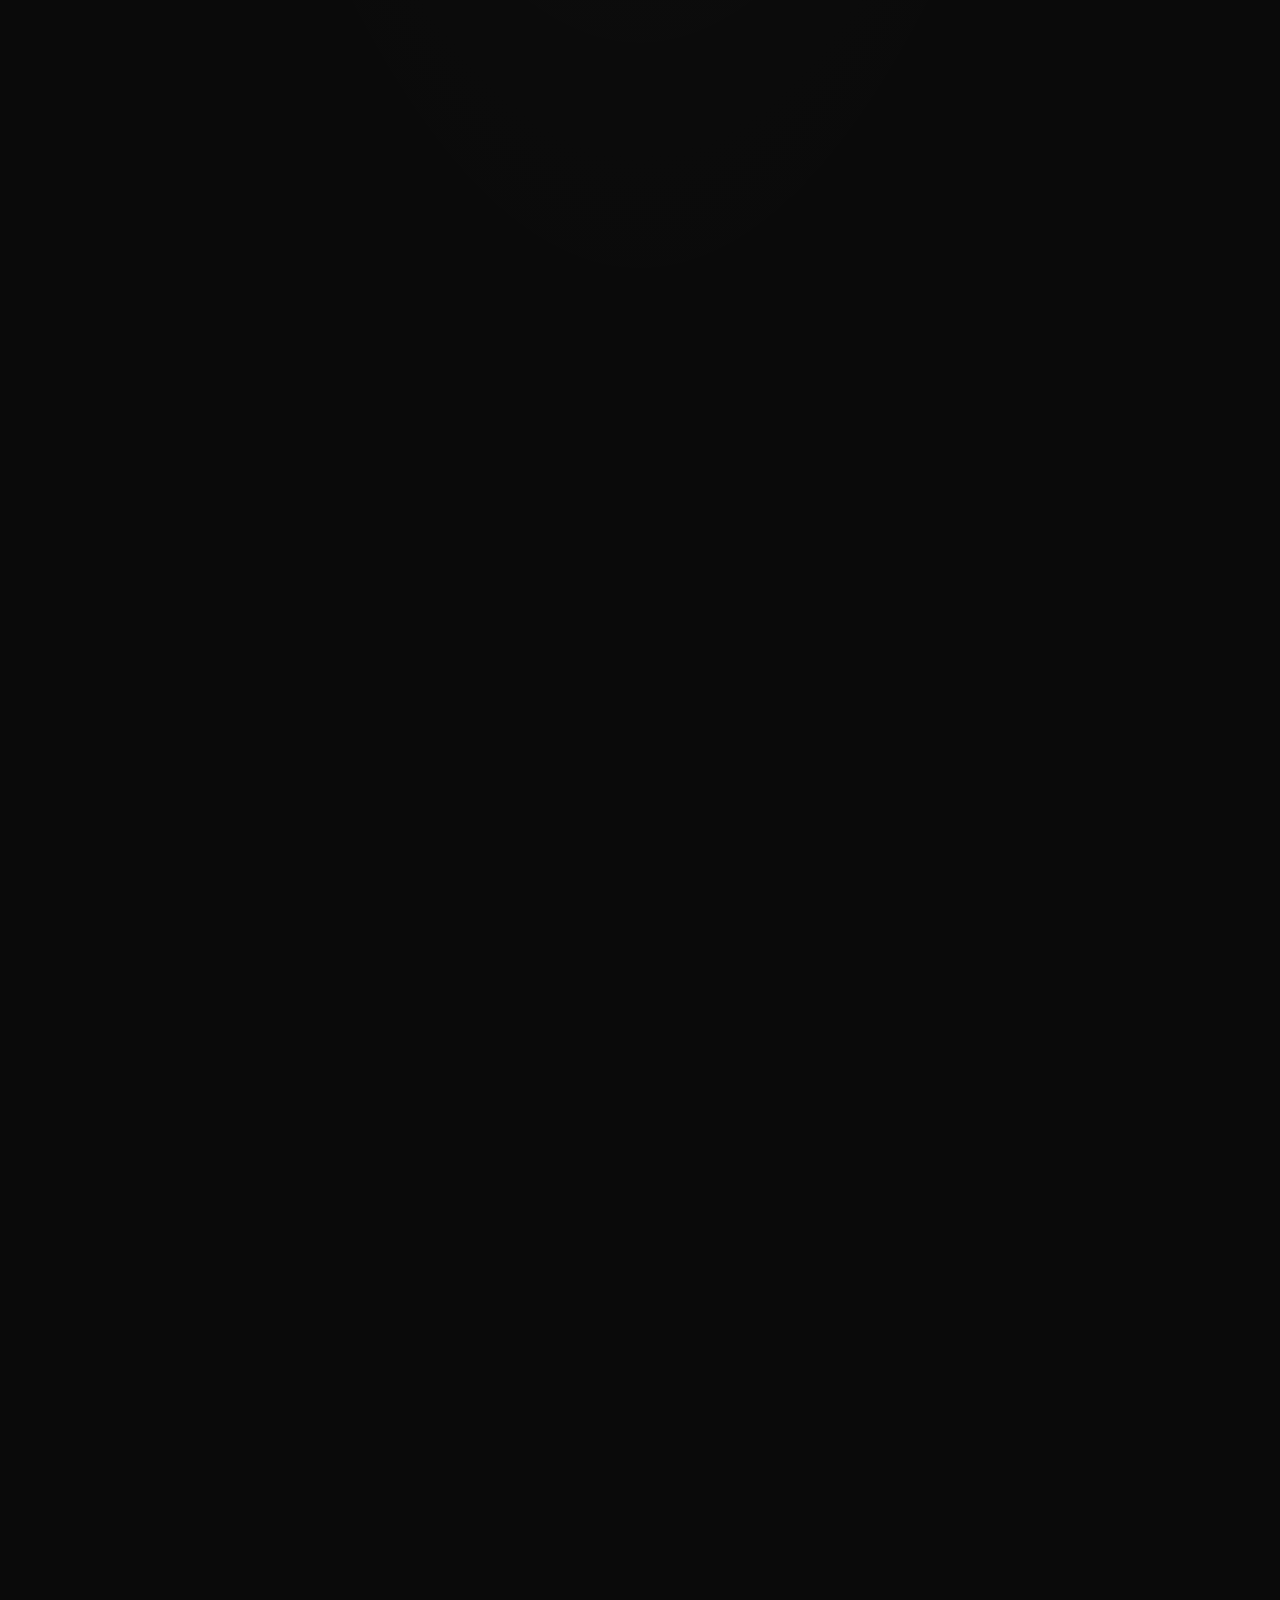
<file: summit-shield-insurance.html>
<!DOCTYPE html>
<html lang="en">
<head>
<!-- Google Tag Manager -->
<script>(function(w,d,s,l,i){w[l]=w[l]||[];w[l].push({'gtm.start':
new Date().getTime(),event:'gtm.js'});var f=d.getElementsByTagName(s)[0],
j=d.createElement(s),dl=l!='dataLayer'?'&l='+l:'';j.async=true;j.src=
'https://www.googletagmanager.com/gtm.js?id='+i+dl;f.parentNode.insertBefore(j,f);
})(window,document,'script','dataLayer','GTM-WV2FDGP7');</script>
<!-- End Google Tag Manager -->
<meta charset="UTF-8">
<meta name="viewport" content="width=device-width, initial-scale=1.0">
<title>Summit Shield Insurance Case Study — Jomel Noriega, CRM &amp; Automation Specialist</title>
<meta name="description" content="Inside a complete insurance lead-to-policy system in GoHighLevel: a five-stage pipeline and six published workflows for follow-up, client information, applications, and policy onboarding.">
<link rel="icon" type="image/png" href="favicon.png">
<link rel="canonical" href="https://jomelnoriega.com/summit-shield-insurance.html">
<meta name="theme-color" content="#0a0a0a">
<meta name="color-scheme" content="dark">
<meta property="og:type" content="article">
<meta property="og:url" content="https://jomelnoriega.com/summit-shield-insurance.html">
<meta property="og:title" content="Summit Shield Insurance Case Study — a complete lead-to-policy system">
<meta property="og:description" content="Five pipeline stages and six published GoHighLevel workflows connecting inquiry, consultation, proposal, application, and policy onboarding.">
<meta property="og:image" content="https://jomelnoriega.com/og-image.png">
<meta name="twitter:card" content="summary_large_image">
<meta name="twitter:title" content="Summit Shield Insurance Case Study — a complete lead-to-policy system">
<meta name="twitter:description" content="Five pipeline stages and six published GoHighLevel workflows connecting inquiry, consultation, proposal, application, and policy onboarding.">
<meta name="twitter:image" content="https://jomelnoriega.com/og-image.png">
<script>document.documentElement.classList.add('js');</script>
<script type="application/ld+json">
{
  "@context": "https://schema.org",
  "@type": "Article",
  "headline": "Summit Shield Insurance — a complete lead-to-policy system in GoHighLevel",
  "description": "Inside a complete insurance CRM build: a five-stage pipeline and six published workflows connecting every step from inquiry to policy onboarding.",
  "author": { "@type": "Person", "name": "Jomel Noriega" },
  "datePublished": "2026-07-13",
  "image": "https://jomelnoriega.com/og-image.png",
  "mainEntityOfPage": "https://jomelnoriega.com/summit-shield-insurance.html"
}
</script>
<link rel="preload" href="fonts/inter-var.woff2" as="font" type="font/woff2" crossorigin>
<link rel="preload" href="fonts/playfair-italic-var.woff2" as="font" type="font/woff2" crossorigin>
<link rel="preload" href="fonts/jetbrains-mono.woff2" as="font" type="font/woff2" crossorigin>
<style>
  @font-face{font-family:'Inter';src:url('fonts/inter-var.woff2') format('woff2');font-weight:400 700;font-style:normal;font-display:swap;}
  @font-face{font-family:'Playfair Display';src:url('fonts/playfair-italic-var.woff2') format('woff2');font-weight:400 600;font-style:italic;font-display:swap;}
  @font-face{font-family:'JetBrains Mono';src:url('fonts/jetbrains-mono.woff2') format('woff2');font-weight:400 500;font-style:normal;font-display:swap;}
  :root{
    color-scheme:dark;
    --ink:#0a0a0a;
    --ink-soft:#101010;
    --panel:#131313;
    --line: rgba(255,255,255,0.08);
    --line-strong: rgba(255,255,255,0.16);
    --paper:#f2f2f0;
    --paper-dim: rgba(242,242,240,0.8);
    --paper-faint: rgba(242,242,240,0.65);
    --teal:#4E8BD9;
    --teal-soft: rgba(78,139,217,0.14);
    --green:#3fd68f;
    --radius:16px;
    --shadow: 0 30px 90px rgba(0,0,0,0.5);
    --brand:#3365B3;
    --brand-hi:#4E8BD9;
    --brand-lo:#2F62B0;
    --brand-glow:78,139,217;
  }
  *{box-sizing:border-box;}
  html{scroll-behavior:smooth;}
  body{margin:0;position:relative;isolation:isolate;background:radial-gradient(ellipse 90% 45% at 50% -8%, rgba(255,255,255,0.05), transparent 60%),var(--ink);color:var(--paper);font-family:'Inter',sans-serif;font-size:16px;line-height:1.65;-webkit-font-smoothing:antialiased;overflow-x:hidden;}
  .site-shell{position:relative;z-index:1;}
  .serif{font-family:'Playfair Display', Georgia, serif;font-style:italic;font-weight:500;}
  h1,h2,h3{line-height:1.12;margin:0 0 14px;font-weight:600;color:var(--paper);}
  h1{font-size:clamp(34px,5.2vw,58px);letter-spacing:-0.03em;text-wrap:balance;}
  h2{font-size:clamp(24px,3.4vw,36px);letter-spacing:-0.02em;text-wrap:balance;}
  h3{font-size:18px;letter-spacing:-0.01em;}
  p{margin:0 0 14px;color:var(--paper-dim);}
  a{color:var(--teal);}
  .wrap{max-width:1060px;margin:0 auto;padding:0 24px;}
  .mono{font-family:'JetBrains Mono',monospace;}
  .tag{display:inline-flex;align-items:center;gap:10px;font-family:'JetBrains Mono',monospace;font-size:11px;letter-spacing:.16em;text-transform:uppercase;color:#8a8a8a;margin-bottom:16px;}
  .tag::before{content:"";width:22px;height:1px;background:var(--line-strong);}
  .section-pad{padding:64px 0;}
  .site-shell>section{content-visibility:auto;contain-intrinsic-size:auto 700px;}
  .topbar{display:flex;align-items:center;justify-content:space-between;padding:18px 0;border-bottom:1px solid var(--line);}
  .logo{display:inline-flex;align-items:center;gap:12px;text-decoration:none;}
  .logo .chip{display:inline-flex;align-items:center;justify-content:center;width:42px;height:42px;background:#fff;border-radius:11px;flex-shrink:0;}
  .logo .chip img{width:29px;height:29px;object-fit:contain;}
  .logo .name{font-weight:600;font-size:17px;color:var(--paper);letter-spacing:-0.01em;white-space:nowrap;line-height:1;margin-top:-2px;}
  .btn{display:inline-flex;align-items:center;justify-content:center;padding:13px 26px;border-radius:999px;font-family:'Inter',sans-serif;font-weight:600;text-decoration:none;font-size:15px;position:relative;isolation:isolate;transition:transform .25s ease, background .25s ease, box-shadow .25s ease, border-color .25s ease;}
  .btn-primary{
    background:linear-gradient(135deg, var(--brand-hi) 0%, var(--brand-lo) 100%);
    color:#ffffff;
    box-shadow:
      inset 0 1px 0 rgba(255,255,255,0.3),
      0 0 18px rgba(var(--brand-glow),0.4),
      0 6px 26px rgba(var(--brand-glow),0.32);
  }
  .btn-primary:hover{
    transform:translateY(-2px);
    background:linear-gradient(135deg, #5C97E2 0%, var(--brand) 100%);
    box-shadow:
      inset 0 1px 0 rgba(255,255,255,0.35),
      0 0 30px rgba(var(--brand-glow),0.65),
      0 0 80px rgba(var(--brand-glow),0.3),
      0 14px 44px rgba(var(--brand-glow),0.35);
  }
  .btn-ghost{border:1px solid var(--line-strong);color:var(--paper);}
  .btn-ghost:hover{border-color:rgba(var(--brand-glow),0.65);background:rgba(var(--brand-glow),0.07);}
  /* pointer-tracking border glow (same effect as the homepage cards) */
  .stat, .wf-card{position:relative;}
  .glow-border{pointer-events:none;position:absolute;inset:0;border-radius:inherit;--start:0;--active:0;}
  .glow-border::after,
  .glow-border::before{
    content:"";
    position:absolute;
    inset:0;
    border-radius:inherit;
    border:2px solid transparent;
    background:
      radial-gradient(circle, #4E8BD9 10%, transparent 20%),
      radial-gradient(circle at 40% 40%, #5EB4D6 5%, transparent 15%),
      radial-gradient(circle at 60% 60%, #8B7AD8 10%, transparent 20%),
      radial-gradient(circle at 40% 60%, #7BB1F0 10%, transparent 20%),
      repeating-conic-gradient(from 236.84deg at 50% 50%, #4E8BD9 0%, #5EB4D6 5%, #8B7AD8 10%, #7BB1F0 15%, #4E8BD9 20%);
    background-attachment:fixed;
    opacity:calc(var(--active) * 0.55);
    transition:opacity .3s ease;
    -webkit-mask-clip:padding-box, border-box;
    mask-clip:padding-box, border-box;
    -webkit-mask-composite:source-in;
    mask-composite:intersect;
    -webkit-mask-image:linear-gradient(#0000, #0000),conic-gradient(from calc((var(--start) - 55) * 1deg), #00000000 0deg, #fff, #00000000 110deg);
    mask-image:linear-gradient(#0000, #0000),conic-gradient(from calc((var(--start) - 55) * 1deg), #00000000 0deg, #fff, #00000000 110deg);
  }
  /* blurred duplicate of the ring = soft halo bloom around the bright segment */
  .glow-border::before{
    filter:blur(10px);
    opacity:calc(var(--active) * 0.4);
  }
  .meta-row{display:flex;flex-wrap:wrap;gap:12px 26px;align-items:center;margin-top:22px;font-size:13px;color:var(--paper-faint);}
  .meta-row a{color:var(--paper-dim);}
  .live-dot{display:inline-block;width:7px;height:7px;border-radius:50%;background:var(--green);box-shadow:0 0 6px rgba(63,214,143,.8);margin-right:6px;vertical-align:1px;}
  .disclosure{background:var(--ink-soft);border:1px solid var(--line);border-left:3px solid var(--teal);border-radius:10px;padding:16px 20px;margin-top:30px;font-size:14.5px;color:var(--paper-dim);}
  .stats{display:grid;grid-template-columns:repeat(auto-fit,minmax(180px,1fr));gap:14px;margin-top:34px;}
  .stat{background:var(--panel);border:1px solid var(--line);border-radius:var(--radius);padding:20px;}
  .stat .num{font-family:'JetBrains Mono',monospace;font-size:28px;color:var(--brand-hi);display:block;margin-bottom:6px;}
  .stat .lbl{font-size:13.5px;color:var(--paper-faint);}
  figure{margin:26px 0 8px;}
  figure img{width:100%;height:auto;display:block;border-radius:10px;border:1px solid var(--line-strong);background:#fff;}
  figcaption{font-size:13.5px;color:var(--paper-faint);margin-top:10px;letter-spacing:.02em;}
  /* featured workflow canvases are tall portrait screenshots — show at natural size, capped */
  .wf-feature figure img{
    width:auto;
    max-width:100%;
    max-height:720px;
    margin:0 auto;
  }
  .wf-feature figcaption{text-align:center;}
  .stage-list{list-style:none;padding:0;margin:18px 0 0;display:grid;gap:10px;}
  .stage-list li{background:var(--ink-soft);border:1px solid var(--line);border-radius:10px;padding:12px 16px;font-size:14.5px;color:var(--paper-dim);}
  .stage-list li b{color:var(--paper);font-weight:600;}
  .wf-feature{margin-top:44px;}
  .wf-grid{display:grid;grid-template-columns:repeat(auto-fit,minmax(min(100%,360px),1fr));gap:16px;margin-top:26px;}
  .wf-card{background:var(--panel);border:1px solid var(--line);border-radius:var(--radius);padding:16px;}
  .wf-card img{width:100%;height:auto;border-radius:8px;border:1px solid var(--line);background:#fff;}
  /* click-to-expand window for the six-workflow grid */
  .wf-shot{
    display:block;
    width:100%;
    padding:0;
    border:none;
    background:none;
    border-radius:8px;
    cursor:zoom-in;
    overflow:hidden;
    position:relative;
    max-height:260px;
    transition:max-height .35s ease;
  }
  .wf-shot::after{
    content:"⤢ Click to view the full workflow";
    position:absolute;
    left:1px; right:1px; bottom:1px;
    padding:44px 0 10px;
    text-align:center;
    font-family:'JetBrains Mono', monospace;
    font-size:11px;
    letter-spacing:.06em;
    text-transform:uppercase;
    color:#4b5560;
    background:linear-gradient(to bottom, rgba(255,255,255,0), rgba(255,255,255,0.94) 55%);
    border-radius:0 0 8px 8px;
    pointer-events:none;
  }
  .wf-shot.open{
    max-height:1100px;
    cursor:zoom-out;
  }
  .wf-shot.open::after{
    content:"⤡ Collapse";
    padding:26px 0 8px;
  }
  .wf-shot:focus-visible{outline:2px solid var(--teal); outline-offset:3px;}
  /* ===== Motion layer (same system as the homepage) ===== */
  @keyframes rise-in{
    from{opacity:0; transform:translateY(18px);}
    to{opacity:1; transform:translateY(0);}
  }
  @keyframes btn-shine{
    to{transform:translateX(340%) skewX(-18deg);}
  }
  /* header entrance cascade — tag, title, intro, links, disclosure, then each stat */
  .js .case-hero > *{animation:rise-in .7s cubic-bezier(.22,.65,.3,1) backwards;}
  .js .case-hero > :nth-child(1){animation-delay:.05s;}
  .js .case-hero > :nth-child(2){animation-delay:.14s;}
  .js .case-hero > :nth-child(3){animation-delay:.23s;}
  .js .case-hero > :nth-child(4){animation-delay:.32s;}
  .js .case-hero > :nth-child(5){animation-delay:.41s;}
  .js .case-hero > :nth-child(6){animation-delay:.5s;}
  .js .case-hero > :nth-child(7){animation-delay:.6s;}
  .js .case-hero .stats{animation:none;}
  .js .case-hero .stats .stat{animation:rise-in .7s cubic-bezier(.22,.65,.3,1) backwards;}
  .js .case-hero .stats .stat:nth-child(1){animation-delay:.52s;}
  .js .case-hero .stats .stat:nth-child(2){animation-delay:.6s;}
  .js .case-hero .stats .stat:nth-child(3){animation-delay:.68s;}
  .js .case-hero .stats .stat:nth-child(4){animation-delay:.76s;}
  /* reveal on scroll — hidden only when JS is present to reveal it */
  .js .reveal{opacity:0; transform:translateY(18px); transition:opacity .6s ease, transform .6s ease;}
  .js .reveal.in{opacity:1; transform:translateY(0);}
  /* cards & pipeline stages stagger in when their section reveals */
  .js .reveal:not(.in) :is(.wf-card,.stage-list li){opacity:0;}
  .js .reveal.in :is(.wf-card,.stage-list li){animation:rise-in .6s cubic-bezier(.22,.65,.3,1) backwards;}
  .js .reveal.in :is(.wf-card,.stage-list li):nth-child(1){animation-delay:.1s;}
  .js .reveal.in :is(.wf-card,.stage-list li):nth-child(2){animation-delay:.19s;}
  .js .reveal.in :is(.wf-card,.stage-list li):nth-child(3){animation-delay:.28s;}
  .js .reveal.in :is(.wf-card,.stage-list li):nth-child(4){animation-delay:.37s;}
  .js .reveal.in :is(.wf-card,.stage-list li):nth-child(5){animation-delay:.46s;}
  .js .reveal.in :is(.wf-card,.stage-list li):nth-child(6){animation-delay:.55s;}
  @media (hover:hover) and (pointer:fine){
    /* hover lift on stat and workflow cards */
    .stat,.wf-card{transition:transform .25s ease;}
    .stat:hover,.wf-card:hover{transform:translateY(-3px);}
    /* light sweep across primary buttons on hover */
    .btn-primary{overflow:hidden;}
    .btn-primary::after{
      content:""; position:absolute; top:-2px; bottom:-2px; left:0; width:55%;
      background:linear-gradient(105deg, transparent 15%, rgba(255,255,255,0.32) 50%, transparent 85%);
      transform:translateX(-180%) skewX(-18deg);
      pointer-events:none;
    }
    .btn-primary:hover::after{animation:btn-shine .65s ease .04s;}
  }
  @media (prefers-reduced-motion: reduce){
    .wf-shot{transition:none;}
    html{scroll-behavior:auto;}
    .js .case-hero > *,.js .case-hero .stats .stat{animation:none;}
    .js .reveal{opacity:1; transform:none; transition:none;}
    .js .reveal:not(.in) :is(.wf-card,.stage-list li){opacity:1;}
    .js .reveal.in :is(.wf-card,.stage-list li){animation:none;}
    .stat:hover,.wf-card:hover{transform:none;}
    .btn-primary::after{display:none;}
  }
  .wf-card h3{font-size:15.5px;margin:12px 0 4px;}
  .wf-card p{font-size:13.5px;margin:0;color:var(--paper-faint);}
  .cta-band{background:var(--ink-soft);border-top:1px solid var(--line);border-bottom:1px solid var(--line);text-align:center;padding:56px 0;}
  footer{padding:26px 0;text-align:center;font-size:13px;color:var(--paper-faint);}
  @media (max-width:760px){
    .btn{transition:transform .2s ease, background .2s ease, border-color .2s ease;}
    .btn-primary,
    .btn-primary:hover{box-shadow:inset 0 1px 0 rgba(255,255,255,0.24);}
  }
  @media (max-width:640px){ .topbar .btn{display:none;} }
  @media (hover:none), (pointer:coarse){
    .glow-border{display:none!important;}
  }
  @media (max-width:640px){
    .section-pad{padding:48px 0;}
    .site-shell>section{contain-intrinsic-size:auto 900px;}
    .stats{grid-template-columns:1fr 1fr;}
    .stat{padding:16px;}
    .stat .num{font-size:23px;}
  }
</style>
</head>
<body>
<!-- Google Tag Manager (noscript) -->
<noscript><iframe src="https://www.googletagmanager.com/ns.html?id=GTM-WV2FDGP7"
height="0" width="0" style="display:none;visibility:hidden"></iframe></noscript>
<!-- End Google Tag Manager (noscript) -->
<div class="site-shell">
<div class="wrap">
  <div class="topbar">
    <a class="logo" href="index.html">
      <span class="chip"><img src="jn-monogram.png" alt="JN monogram"></span>
      <span class="name">Jomel Noriega</span>
    </a>
    <div style="display:flex;gap:12px;align-items:center;">
      <a href="index.html" style="font-size:14px;color:var(--paper-dim);text-decoration:none;">&larr; Back to portfolio</a>
      <a href="index.html#contact" class="btn btn-primary">Book a free call</a>
    </div>
  </div>
</div>

<header class="section-pad">
  <div class="wrap case-hero">
    <span class="tag">Case study &middot; spec build</span>
    <h1>Summit Shield Insurance — a complete <span class="serif">lead-to-policy system</span> in GoHighLevel</h1>
    <p style="max-width:720px;font-size:17.5px;">One connected system takes an insurance prospect from first inquiry to consultation, proposal, application, and policy onboarding — while keeping the team informed at every handoff.</p>
    <div class="meta-row">
      <span><span class="live-dot"></span><a href="https://summitshield.online/" target="_blank" rel="noopener">summitshield.online</a> — view the demo website</span>
    </div>
    <div class="disclosure">
      <b style="color:var(--paper);">Honest framing:</b> this is a spec demo created to demonstrate my work as a CRM and automation specialist, not a paid client engagement. The screenshots below come from the working GoHighLevel demo account; no performance claims or client results are implied.
    </div>
    <div class="stats">
      <div class="stat"><span class="num">5</span><span class="lbl">core pipeline stages from new lead to policy issued</span></div>
      <div class="stat"><span class="num">6</span><span class="lbl">published workflows coordinating the customer journey</span></div>
      <div class="stat"><span class="num">1</span><span class="lbl">CRM record connecting sales activity and client information</span></div>
      <div class="stat"><span class="num">24/7</span><span class="lbl">automated follow-up without relying on manual reminders</span></div>
    </div>
  </div>
</header>

<section class="section-pad" style="padding-top:20px;">
  <div class="wrap reveal">
    <span class="tag">The problem this solves</span>
    <h2>Insurance leads rarely disappear all at once. They leak out through <span class="serif">small handoff gaps.</span></h2>
    <p style="max-width:720px;">A prospect submits a form, books a consultation, shares sensitive application details, and waits for a decision. When those steps live across inboxes and memory, follow-up slows down and context gets lost. This demo connects the journey in one CRM so each milestone triggers the next action.</p>
  </div>
</section>

<section class="section-pad" style="padding-top:0;">
  <div class="wrap reveal">
    <span class="tag">The pipeline</span>
    <h2>Five stages. One clear path from inquiry to coverage.</h2>
    <p style="max-width:720px;">The pipeline mirrors the sales process, while a separate client-information workflow supports the Consultation Booked stage without adding a misleading extra pipeline step.</p>
    <figure>
      <img loading="lazy" decoding="async" src="case-assets/summit-pipeline.png" width="1653" height="616" alt="GoHighLevel Opportunities view showing the Summit Shield Insurance pipeline stages: New Lead, Consultation Booked, Proposal Sent, Application Submitted, Policy Issued, and Lost">
      <figcaption>The Summit Shield Insurance demo pipeline inside GoHighLevel. No real client opportunities are shown.</figcaption>
    </figure>
    <ul class="stage-list">
      <li><b>New Lead</b> — captures the inquiry, creates or updates the opportunity, and starts a structured follow-up sequence.</li>
      <li><b>Consultation Booked</b> — confirms the appointment and sends timed reminders. The separate Client Information Submitted workflow tags the record, notifies the team, and creates a review task within this stage.</li>
      <li><b>Proposal Sent</b> — updates lifecycle tags, alerts the team, and creates a proposal follow-up task.</li>
      <li><b>Application Submitted</b> — advances or creates the opportunity, alerts the team, assigns preparation work, and acknowledges receipt.</li>
      <li><b>Policy Issued</b> — closes the sales loop with onboarding communication and an annual policy-review task.</li>
    </ul>
  </div>
</section>

<section class="section-pad" style="padding-top:0;">
  <div class="wrap reveal">
    <span class="tag">The workflows</span>
    <h2>Six published workflows. This is the <span class="serif">engine room.</span></h2>
    <figure>
      <img loading="lazy" decoding="async" src="case-assets/summit-workflows-list-600.png" srcset="case-assets/summit-workflows-list-600.png 600w, case-assets/summit-workflows-list-730.png 730w, case-assets/summit-workflows-list-1200.png 1200w, case-assets/summit-workflows-list.png 1566w" sizes="(max-width:640px) calc(100vw - 48px), 1012px" width="1566" height="711" alt="GoHighLevel workflows list showing six Summit Shield Insurance workflows, each with a Published status badge">
      <figcaption>All six workflows are published in the working demo account.</figcaption>
    </figure>

    <div class="wf-feature">
      <h3 style="font-size:20px;">Featured: 001 — New Lead speed-to-lead</h3>
      <p style="max-width:720px;">A new form submission finds or creates the opportunity, applies the new-lead tag, alerts the team, and begins an email follow-up sequence over several days. The workflow turns a form fill into an owned, visible sales conversation.</p>
      <figure><img loading="lazy" src="case-assets/summit-wf-001.png" width="580" height="904" alt="Workflow canvas for Summit Shield Insurance 001 New Lead Stage, including opportunity handling, tagging, internal notification, email follow-up, waits, and an engagement task"><figcaption>001 New Lead Stage — the complete follow-up sequence.</figcaption></figure>
    </div>

    <div class="wf-feature">
      <h3 style="font-size:20px;">Featured: 002 — Consultation Booked</h3>
      <p style="max-width:720px;">When an appointment is booked, the system removes the new-lead tag, applies the consultation tag, finds or creates the opportunity, notifies the team, confirms the booking, and sends timed email and SMS reminders.</p>
      <figure><img loading="lazy" src="case-assets/summit-wf-002.png" width="662" height="909" alt="Workflow canvas for Summit Shield Insurance 002 Consultation Booked with tag updates, opportunity handling, confirmation, and timed reminders"><figcaption>002 Consultation Booked — confirmation and reminder automation.</figcaption></figure>
    </div>

    <div class="wf-feature">
      <h3 style="font-size:20px;">Featured: 002.B — Client Information Submitted</h3>
      <p style="max-width:720px;">This is a separate workflow within the Consultation Booked stage. A submitted information form finds the opportunity, marks the client information complete, alerts the team, and assigns a review task. It tracks readiness without pretending the process has reached Proposal Sent.</p>
      <figure><img loading="lazy" src="case-assets/summit-wf-002b.png" width="693" height="911" alt="Workflow canvas for Summit Shield Insurance 002.B Client Information Submitted with opportunity lookup, completion tag, notification, and review task"><figcaption>002.B Client Information Submitted — a supporting workflow inside the consultation stage.</figcaption></figure>
    </div>

    <h3 style="font-size:20px;margin-top:44px;">The final three milestones</h3>
    <div class="wf-grid">
      <div class="wf-card"><img loading="lazy" src="case-assets/summit-wf-003.png" width="665" height="901" alt="Workflow canvas for Summit Shield Insurance 003 Proposal Sent"><h3>003 — Proposal Sent</h3><p>Lifecycle tag updates, an internal alert, and a follow-up task keep the proposal moving.</p></div>
      <div class="wf-card"><img loading="lazy" src="case-assets/summit-wf-004.png" width="603" height="915" alt="Workflow canvas for Summit Shield Insurance 004 Application Submitted"><h3>004 — Application Submitted</h3><p>Opportunity handling, team notification, preparation task, and a signed-document acknowledgment.</p></div>
      <div class="wf-card"><img loading="lazy" src="case-assets/summit-wf-005.png" width="642" height="903" alt="Workflow canvas for Summit Shield Insurance 005 Policy Issued"><h3>005 — Policy Issued</h3><p>Updates the record, welcomes the new policyholder by email and SMS, and schedules annual review.</p></div>
    </div>
  </div>
</section>

<div class="cta-band">
  <div class="wrap reveal">
    <span class="tag">Want this for your business?</span>
    <h2 style="max-width:640px;margin-left:auto;margin-right:auto;">Same method. Your pipeline, your follow-up, your customer journey.</h2>
    <p style="max-width:560px;margin:0 auto 24px;">I map the handoffs, build the CRM, and automate the work that should not depend on memory.</p>
    <a href="index.html#contact" class="btn btn-primary">Book a free call &rarr;</a>
    <p style="margin-top:16px;font-size:13.5px;"><a href="https://summitshield.online/" target="_blank" rel="noopener">Or explore the Summit Shield demo website &rarr;</a></p>
  </div>
</div>

<footer>
  <div class="wrap reveal">© 2026 Jomel Noriega &middot; <a href="index.html" style="color:var(--paper-dim);">jomelnoriega.com</a></div>
</footer>

<script>
  // Scroll reveal (same system as the homepage)
  (function(){
    var reveals = document.querySelectorAll('.reveal');
    if('IntersectionObserver' in window){
      var io = new IntersectionObserver(function(entries){
        entries.forEach(function(e){ if(e.isIntersecting){ e.target.classList.add('in'); io.unobserve(e.target); } });
      }, {threshold:0.12});
      reveals.forEach(function(el){ io.observe(el); });
    } else {
      reveals.forEach(function(el){ el.classList.add('in'); });
    }
  })();
</script>
<script>
  // Six-workflow grid: collapse each canvas into a fixed window, expand on click
  document.querySelectorAll('.wf-grid .wf-card img').forEach(function(img){
    var btn = document.createElement('button');
    btn.className = 'wf-shot';
    btn.type = 'button';
    btn.setAttribute('aria-expanded', 'false');
    btn.setAttribute('aria-label', 'Expand full workflow screenshot');
    img.parentNode.insertBefore(btn, img);
    btn.appendChild(img);
    btn.addEventListener('click', function(){
      var open = btn.classList.toggle('open');
      btn.setAttribute('aria-expanded', String(open));
    });
  });
</script>
<script>
// Pointer-tracking border glow (same vanilla port as the homepage)
(function(){
  if(window.matchMedia('(prefers-reduced-motion: reduce)').matches) return;
  if(window.matchMedia('(hover: none), (pointer: coarse)').matches) return;
  var cards = Array.prototype.slice.call(document.querySelectorAll('.stat, .wf-card'));
  if(!cards.length) return;
  cards.forEach(function(el){
    var g = document.createElement('span');
    g.className = 'glow-border';
    g.setAttribute('aria-hidden', 'true');
    el.appendChild(g);
    el.__glow = g;
    el.__angle = 0;
  });
  var PROXIMITY = 72, INACTIVE_ZONE = 0.55;
  var px = 0, py = 0, queued = false, ticking = false;
  function update(){
    queued = false;
    var anyAnimating = false;
    cards.forEach(function(el){
      var r = el.getBoundingClientRect();
      if(!r.width || r.bottom < -PROXIMITY || r.top > innerHeight + PROXIMITY){
        el.__glow.style.setProperty('--active', '0');
        return;
      }
      var cx = r.left + r.width / 2, cy = r.top + r.height / 2;
      var inside = px > r.left - PROXIMITY && px < r.right + PROXIMITY &&
                   py > r.top - PROXIMITY && py < r.bottom + PROXIMITY;
      var dist = Math.hypot(px - cx, py - cy);
      var inactiveRadius = 0.5 * Math.min(r.width, r.height) * INACTIVE_ZONE;
      var active = inside && dist > inactiveRadius;
      el.__glow.style.setProperty('--active', active ? '1' : '0');
      if(!active) return;
      var target = (180 * Math.atan2(py - cy, px - cx)) / Math.PI + 90;
      var diff = ((target - el.__angle + 180) % 360) - 180;
      el.__target = el.__angle + diff;
      el.__animating = true;
      anyAnimating = true;
    });
    if(anyAnimating && !ticking){ ticking = true; requestAnimationFrame(tween); }
  }
  function tween(){
    var any = false;
    cards.forEach(function(el){
      if(!el.__animating) return;
      var d = el.__target - el.__angle;
      if(Math.abs(d) < 0.5){ el.__angle = el.__target; el.__animating = false; }
      else { el.__angle += d * 0.12; any = true; }
      el.__glow.style.setProperty('--start', String(el.__angle));
    });
    if(any){ requestAnimationFrame(tween); } else { ticking = false; }
  }
  function queue(){ if(!queued){ queued = true; requestAnimationFrame(update); } }
  document.body.addEventListener('pointermove', function(e){ px = e.clientX; py = e.clientY; queue(); }, {passive:true});
  window.addEventListener('scroll', queue, {passive:true});
})();
</script>
</div>
</body>
</html>
</file>
<file: chatbot.css>
/* ==========================
   Launcher (round bubble)
========================== */

#chatbot-button {
    position: fixed;
    bottom: 24px;
    right: 24px;
    z-index: 99999;

    width: 58px;
    height: 58px;
    border-radius: 50%;
    border: none;
    padding: 0;

    display: flex;
    align-items: center;
    justify-content: center;

    background: linear-gradient(135deg, #4E8BD9 0%, #2F62B0 100%);
    color: #ffffff;
    font-family: inherit;
    font-size: 25px;
    cursor: pointer;

    box-shadow: inset 0 1px 0 rgba(255, 255, 255, .3), 0 0 18px rgba(78, 139, 217, .4), 0 8px 24px rgba(78, 139, 217, .3);
    overflow: hidden;
    isolation: isolate;

    transition: transform .25s ease, box-shadow .25s ease, background .25s ease;
    animation:
        chat-pop .55s cubic-bezier(.18, .9, .32, 1.25) .6s backwards,
        chat-nudge 7s ease-in-out 5s infinite;
}

#chatbot-button::after {
    content: '';
    position: absolute;
    inset: 0;
    border-radius: inherit;
    pointer-events: none;
    background: radial-gradient(circle at 30% 30%, rgba(255, 255, 255, .25), transparent 60%);
    opacity: 0;
    animation: chat-shimmer 3s ease-in-out infinite;
}

#chatbot-button:hover,
#chatbot-button:focus-visible {
    transform: translateY(-3px);
    box-shadow: inset 0 1px 0 rgba(255, 255, 255, .35), 0 0 30px rgba(78, 139, 217, .6), 0 14px 40px rgba(78, 139, 217, .35);
    background: linear-gradient(135deg, #5C97E2 0%, #3365B3 100%);
}

#chatbot-button:focus-visible {
    outline: 2px solid rgba(255, 255, 255, .7);
    outline-offset: 3px;
}

@keyframes chat-shimmer {
    0%, 100% { opacity: 0; }
    50% { opacity: 1; }
}

@keyframes chat-pop {
    from { opacity: 0; transform: translateY(18px) scale(.85); }
}

@keyframes chat-nudge {
    0%, 92%, 100% { transform: translateY(0); }
    94% { transform: translateY(-4px); }
    97% { transform: translateY(1px); }
}

/* ==========================
   Floating greeting bubble
========================== */

#chatbot-greeting {
    position: fixed;
    bottom: 38px;
    right: 96px;
    z-index: 99999;

    background: #131313;
    border: 1px solid rgba(255, 255, 255, .16);
    color: #f2f2f0;
    padding: 10px 15px;
    border-radius: 14px 14px 4px 14px;
    font-size: 13.5px;
    white-space: nowrap;
    cursor: pointer;

    box-shadow: 0 12px 34px rgba(0, 0, 0, .5);
    animation: chat-greet-in .45s cubic-bezier(.2, .9, .35, 1.15) 1.6s backwards;
}

@keyframes chat-greet-in {
    from { opacity: 0; transform: translateY(8px) scale(.9); }
}

/* ==========================
   Chat Window
========================== */

#chatbot-window {
    position: fixed;
    bottom: 95px;
    right: 24px;
    z-index: 99998;

    width: min(380px, calc(100vw - 32px));
    height: min(600px, calc(100vh - 130px));

    background: #0f0f0f;
    border: 1px solid rgba(255, 255, 255, .14);
    border-radius: 20px;

    display: none;
    flex-direction: column;
    overflow: hidden;

    box-shadow: 0 25px 80px rgba(0, 0, 0, .6), 0 0 0 1px rgba(78, 139, 217, .1);
    transform-origin: bottom right;
    animation: chat-window-in .28s cubic-bezier(.2, .9, .35, 1.1);
}

@keyframes chat-window-in {
    from { opacity: 0; transform: translateY(14px) scale(.95); }
}

/* ==========================
   Header
========================== */

#chatbot-header {
    display: flex;
    justify-content: space-between;
    align-items: center;
    padding: 18px 20px;
    color: #f2f2f0;
    background: linear-gradient(180deg, #141414, #0f0f0f);
    border-bottom: 1px solid rgba(255, 255, 255, .08);
}

#chatbot-header strong {
    font-family: 'Inter', sans-serif;
    font-size: 16px;
    font-weight: 600;
    letter-spacing: -0.01em;
    display: inline-flex;
    align-items: center;
    gap: 8px;
}

#chatbot-header strong::after {
    content: '';
    width: 8px;
    height: 8px;
    border-radius: 50%;
    background: #3fd68f;
    box-shadow: 0 0 8px rgba(63, 214, 143, .8);
}

#chatbot-header small {
    color: rgba(242, 242, 240, .55);
    font-size: 12.5px;
}

/* ==========================
   Close Button
========================== */

#chatbot-close {
    background: none;
    border: none;
    color: rgba(242, 242, 240, .6);
    font-size: 20px;
    cursor: pointer;
    transition: color .2s ease;
}

#chatbot-close:hover,
#chatbot-close:focus-visible {
    color: #f2f2f0;
}

/* ==========================
   Chat Body
========================== */

#chatbot-body {
    flex: 1;
    overflow-y: auto;
    padding: 20px;
    color: #f2f2f0;
}

/* ==========================
   Messages
========================== */

.bot-message,
.user-message,
.typing-message {
    animation: chat-msg-in .28s ease backwards;
}

@keyframes chat-msg-in {
    from { opacity: 0; transform: translateY(8px); }
}

.bot-message {
    background: #161616;
    border: 1px solid rgba(255, 255, 255, .07);
    border-radius: 16px 16px 16px 6px;
    padding: 14px 16px;
    line-height: 1.65;
    width: fit-content;
    max-width: 85%;
    margin-top: 14px;
}

.bot-message:first-child {
    margin-top: 0;
}

.bot-message p {
    margin: 0 0 12px;
}

.bot-message p:last-child {
    margin-bottom: 0;
}

.bot-message ul {
    margin-top: 12px;
    padding-left: 18px;
}

.bot-message li {
    margin-bottom: 8px;
}

.user-message {
    background: linear-gradient(135deg, #4E8BD9, #2F62B0);
    color: #ffffff;
    font-weight: 500;
    margin-top: 14px;
    margin-left: auto;
    padding: 12px 15px;
    border-radius: 16px 16px 6px 16px;
    width: fit-content;
    max-width: 80%;
}

.typing-message {
    margin-top: 14px;
    background: #161616;
    color: rgba(242, 242, 240, .55);
    padding: 12px 15px;
    border-radius: 16px 16px 16px 6px;
    width: fit-content;
    max-width: 75%;
    animation: chat-msg-in .28s ease backwards, chat-typing-pulse 1.4s ease-in-out .3s infinite;
}

@keyframes chat-typing-pulse {
    0%, 100% { opacity: .5; }
    50% { opacity: 1; }
}

/* ==========================
   Footer
========================== */

#chatbot-footer {
    display: flex;
    gap: 10px;
    padding: 16px;
    background: #141414;
    border-top: 1px solid rgba(255, 255, 255, .08);
}

#chatbot-input {
    flex: 1;
    border: 1px solid rgba(255, 255, 255, .14);
    background: #0c0c0c;
    color: #f2f2f0;
    border-radius: 12px;
    padding: 13px 14px;
    outline: none;
    font-size: 14.5px;
    font-family: inherit;
    transition: border-color .2s ease;
}

#chatbot-input::placeholder {
    color: rgba(242, 242, 240, .35);
}

#chatbot-input:focus {
    border-color: rgba(78, 139, 217, .6);
}

#send-message {
    width: 46px;
    border: none;
    border-radius: 12px;
    cursor: pointer;
    background: linear-gradient(135deg, #4E8BD9, #2F62B0);
    color: #ffffff;
    font-size: 17px;
    transition: transform .2s ease, box-shadow .2s ease;
}

#send-message:hover,
#send-message:focus-visible {
    transform: translateY(-1px);
    box-shadow: 0 0 18px rgba(78, 139, 217, .45), 0 6px 18px rgba(78, 139, 217, .3);
}

/* ==========================
   Booking button in replies
========================== */

.chat-booking-button {
    display: inline-block;
    margin-top: 12px;
    padding: 11px 16px;
    border-radius: 999px;
    background: linear-gradient(135deg, #4E8BD9, #2F62B0);
    color: #ffffff;
    font-weight: 600;
    text-decoration: none;
    font-size: 13.5px;
    box-shadow: inset 0 1px 0 rgba(255, 255, 255, .3), 0 0 14px rgba(78, 139, 217, .35), 0 6px 18px rgba(78, 139, 217, .25);
    transition: transform .2s ease, box-shadow .2s ease;
}

.chat-booking-button:hover {
    transform: translateY(-2px);
    box-shadow: inset 0 1px 0 rgba(255, 255, 255, .35), 0 0 24px rgba(78, 139, 217, .55), 0 10px 26px rgba(78, 139, 217, .3);
}

/* ==========================
   Reduced motion
========================== */

@media (max-width: 760px) {
    #chatbot-button,
    #chatbot-button:hover,
    #chatbot-button:focus-visible,
    .chat-booking-button,
    .chat-booking-button:hover,
    #send-message,
    #send-message:hover {
        box-shadow: inset 0 1px 0 rgba(255, 255, 255, .22);
    }

    #chatbot-button,
    .chat-booking-button,
    #send-message {
        transition: transform .2s ease, background .2s ease;
    }
}

@media (prefers-reduced-motion: reduce) {
    #chatbot-button,
    #chatbot-button::after,
    #chatbot-greeting,
    #chatbot-window,
    .bot-message,
    .user-message,
    .typing-message {
        animation: none;
    }
}
</file>
